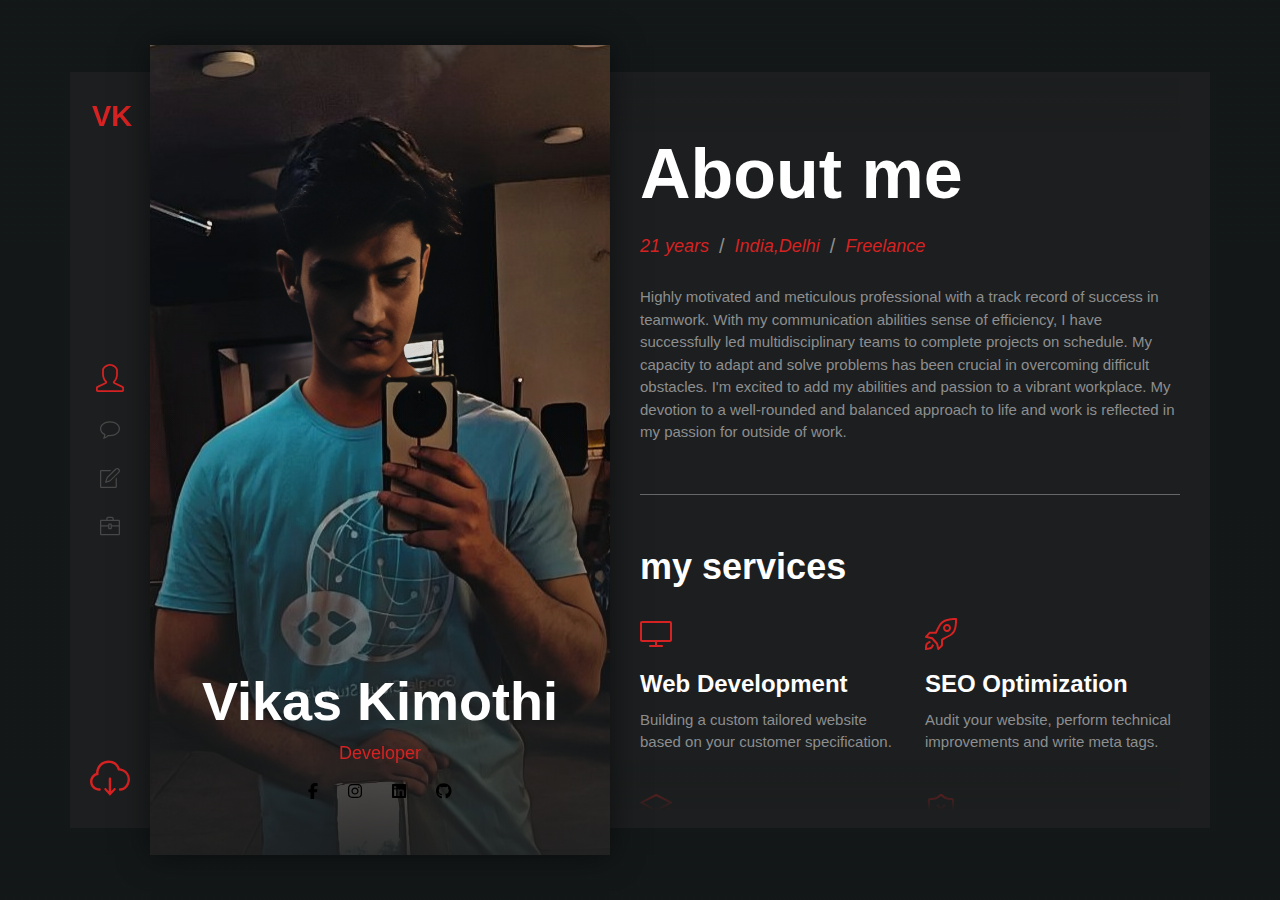
<file: index.html>
<!DOCTYPE html>
<!-- This site was created by Vikas kimothi -->

<head>
    <meta charset="utf-8" />
    <title>Resume :- Vikas Kimothi</title>
    <meta content="Resume :- Vikas Kimothi" property="og:title" />
    <meta content="Resume :- Vikas Kimothi" property="twitter:title" />
    <meta content="Resume :- Vikas Kimothi" name="viewport" />
    <meta content="Webflow" name="generator" />
    <link href="css/renuvo-128.webflow.e93de524e.css" rel="stylesheet" type="text/css" />
    <script src="assests/webfont.js" type="text/javascript"></script>
    <link href="assests/logo.png" rel="shortcut icon" type="image/x-icon" />
    </script>
    <meta name="viewport" content="width=device-width, initial-scale=1">

</head>

<body>
    <div class="section homepage-main">
        <div class="base-container main-home w-container">
            <div class="home-main-block">
                <div class="home-tabs">
                    <div class="home-tab-nav">
                        <a href="index.html" aria-current="page" class="home-tab-link w-inline-block w--current"><img src="assests/62972bd605b3a233e43abfdf_Icon-user-1.svg" loading="lazy" alt="icon"/></a>
                        <a href="contact.html" class="home-tab-link w-inline-block"><img src="assests/62972bd21411688a7fe2a8fe_Icon-cloud-1.svg" loading="lazy" alt="icon" /></a>
                        <a href="blog.html" class="home-tab-link w-inline-block"><img src="assests/62972bd457b84d27a2773d89_Icon-pencil-1.svg" loading="lazy" alt="icon"/></a>
                        <a href="resume.html" class="home-tab-link w-inline-block"><img src="assests/62972ccd10f357338b402b11_Icon-suitecase-1.svg" loading="lazy" alt="icon"/></a>
                        <a href="index.html" aria-current="page" class="logo-nav w--current">VK</a>
                       <a href="assests/resume.pdf" download="downloaded-file-name.pdf" class="download-button w-inline-block"><img src="assests/62972bd0ecfe8300b1f7c114_Icon-download-1.svg" loading="lazy" alt="icon"/></a>    
                   </div>
                   <div
                       class="home-tab-page">
                        <div class="tab-pane">
                            <div class="tab-content-wrapper">
                                <h1 class="page-title">About me</h1>
                                <div class="basic-information-wrapper">
                                    <div class="basic-information">21 years</div>
                                    <div class="basic-information-divider">/</div>
                                    <div class="basic-information">India,Delhi</div>
                                    <div class="basic-information-divider">/</div>
                                    <div class="basic-information">Freelance</div>
                                </div>
                                <p class="home-main-info">Highly motivated and meticulous professional with a track record of success in teamwork. With my communication abilities sense of efficiency, I have successfully led multidisciplinary teams to complete projects on schedule. My capacity to adapt and solve problems has been crucial in overcoming difficult obstacles. I'm excited to add my abilities and passion to a vibrant workplace. My devotion to a well-rounded and balanced approach to life and work is reflected in my passion for outside of work.</p>
                                <div class="home-divider"></div>
                                <h3 class="home-section-title">my services</h3>
                                <div class="home-services">
                                    <div id="w-node-e9835f7f-4158-b9c1-eb1d-db9788657b26-80cb251f" class="home-services-card"><img src="assests/629790b4c074fa3b9e428c12_Icon-dev-1.svg" loading="lazy" alt="icon" class="image" />
                                        <h5 class="text-white">Web Development</h5>
                                        <p>Building a custom tailored website based on your customer specification.</p>
                                    </div>
                                    <div id="w-node-e9835f7f-4158-b9c1-eb1d-db9788657b2c-80cb251f" class="home-services-card"><img src="assests/629791c8ef43ef30384de0ff_Icon-rocket-1.svg" loading="lazy" alt="icon" class="image" />
                                        <h5 class="text-white">SEO Optimization</h5>
                                        <p>Audit your website, perform technical improvements and write meta tags.</p>
                                    </div>
                                    <div id="w-node-e9835f7f-4158-b9c1-eb1d-db9788657b32-80cb251f" class="home-services-card"><img src="assests/629791c877a862e06c90e658_Icon-data-1.svg" loading="lazy" alt="icon" class="image" />
                                        <h5 class="text-white">Iot Development</h5>
                                        <p>customize your home with the help of Iot(Internet of things).</p>
                                    </div>
                                    <div id="w-node-e9835f7f-4158-b9c1-eb1d-db9788657b38-80cb251f" class="home-services-card"><img src="assests/629791c52a46d66b1ac51fb5_Icon-shield-1.svg" loading="lazy" alt="icon" class="image" />
                                        <h5 class="text-white">ML with Python</h5>
                                        <p>Harnessing Python's power to emppower machines with learning abilities.</p>
                                    </div>
                                </div>
                                <div class="home-divider"></div>
                                <h3 class="home-section-title">my projects</h3>
                                <div class="home-pricing">
                                    <div id="w-node-e9835f7f-4158-b9c1-eb1d-db9788657b42-80cb251f" class="home-pricing-card">
                                        <h5 class="text-white">Python</h5>
                                        <ul role="list" class="list-home-pricing">
                                            <li class="list-item-home active-item">Password generator</li>
                                            <li class="list-item-home active-item">Message encrypt</li>
                                            <li class="list-item-home active-item">Snake game</li>
                                            <li class="list-item-home active-item">Alarm clock</li>
                                        </ul><a href="https://github.com/D2rker?tab=repositories" class="outline-button w-button">view more</a></div>
                                    <div id="w-node-e9835f7f-4158-b9c1-eb1d-db9788657b5b-80cb251f" class="home-pricing-card">
                                        <h5 class="text-white">Html Css</h5>
                                        <ul role="list" class="list-home-pricing">
                                            <li class="list-item-home active-item">Portfolio</li>
                                            <li class="list-item-home active-item">Netflix-clone</li>
                                            <li class="list-item-home active-item">Temperature Convertor</li>
                                            <li class="list-item-home active-item">Application form</li>
                                        </ul><a href="https://github.com/D2rker?tab=repositories" class="outline-button w-button">view more</a></div>
                                    <div id="w-node-e9835f7f-4158-b9c1-eb1d-db9788657b74-80cb251f" class="home-pricing-card">
                                        <h5 class="text-white">Iot</h5>
                                        <ul role="list" class="list-home-pricing">
                                            <li class="list-item-home active-item">Light automation (on/off)</li>
                                            <li class="list-item-home active-item">Automatic gate/boomb opener on detection of vehicle</li>
                                            <!-- <li class="list-item-home active-item">optimisation</li> -->
                                            <!-- <li class="list-item-home active-item">24/7 support</li> -->
                                        </ul><a href="https://github.com/D2rker?tab=repositories" class="outline-button w-button">view more</a></div>
                                </div>
                                <div class="home-divider"></div>
                                <h3 class="home-section-title">principal facts</h3>
                                <div class="home-facts">
                                    <div id="w-node-e9835f7f-4158-b9c1-eb1d-db9788657b91-80cb251f" class="home-facts-card">
                                        <div class="home-facts-counter">50+</div>
                                        <div class="home-facts-subtitle">successful projects</div>
                                    </div>
                                    <div id="w-node-e9835f7f-4158-b9c1-eb1d-db9788657b96-80cb251f" class="home-facts-card">
                                        <div class="home-facts-counter">4+</div>
                                        <div class="home-facts-subtitle">years in coding</div>
                                    </div>
                                    <div id="w-node-e9835f7f-4158-b9c1-eb1d-db9788657b9b-80cb251f" class="home-facts-card">
                                        <div class="home-facts-counter">5</div>
                                        <div class="home-facts-subtitle">awards won</div>
                                    </div>
                                    <div id="w-node-e9835f7f-4158-b9c1-eb1d-db9788657ba0-80cb251f" class="home-facts-card">
                                        <div class="home-facts-counter">3</div>
                                        <div class="home-facts-subtitle">keyboards broken</div>
                                    </div>
                                </div>
                                <div class="home-divider"></div>
                            </div>
                        </div>
                </div>
            </div>
            <div class="tab-top-overlay"></div>
            <div class="tab-bottom-overlay"></div>
            <div class="scrollbar"></div>
        </div>
        <div class="main-person-image-block">
            <div class="person-info">
                <h2 class="text-white">Vikas Kimothi</h2>
                <div class="person-position">Developer</div>
                <div class="socials-wrapper">
                    <a href="https://www.facebook.comviki.kimothi/" target="https://www.facebook.com/" class="social-icon-main-home w-inline-block" >
                        <svg xmlns="http://www.w3.org/2000/svg" height="16" width="10" viewBox="0 0 320 512"><path d="M80 299.3V512H196V299.3h86.5l18-97.8H196V166.9c0-51.7 20.3-71.5 72.7-71.5c16.3 0 29.4 .4 37 1.2V7.9C291.4 4 256.4 0 236.2 0C129.3 0 80 50.5 80 159.4v42.1H14v97.8H80z"/></svg>
                    </a>
                    <a href="https://www.instagram.com/its_viki_dv_/" target="https://www.instagram.com/" class="social-icon-main-home w-inline-block">
                        <svg xmlns="http://www.w3.org/2000/svg" height="16" width="14" viewBox="0 0 448 512"><path d="M224.1 141c-63.6 0-114.9 51.3-114.9 114.9s51.3 114.9 114.9 114.9S339 319.5 339 255.9 287.7 141 224.1 141zm0 189.6c-41.1 0-74.7-33.5-74.7-74.7s33.5-74.7 74.7-74.7 74.7 33.5 74.7 74.7-33.6 74.7-74.7 74.7zm146.4-194.3c0 14.9-12 26.8-26.8 26.8-14.9 0-26.8-12-26.8-26.8s12-26.8 26.8-26.8 26.8 12 26.8 26.8zm76.1 27.2c-1.7-35.9-9.9-67.7-36.2-93.9-26.2-26.2-58-34.4-93.9-36.2-37-2.1-147.9-2.1-184.9 0-35.8 1.7-67.6 9.9-93.9 36.1s-34.4 58-36.2 93.9c-2.1 37-2.1 147.9 0 184.9 1.7 35.9 9.9 67.7 36.2 93.9s58 34.4 93.9 36.2c37 2.1 147.9 2.1 184.9 0 35.9-1.7 67.7-9.9 93.9-36.2 26.2-26.2 34.4-58 36.2-93.9 2.1-37 2.1-147.8 0-184.8zM398.8 388c-7.8 19.6-22.9 34.7-42.6 42.6-29.5 11.7-99.5 9-132.1 9s-102.7 2.6-132.1-9c-19.6-7.8-34.7-22.9-42.6-42.6-11.7-29.5-9-99.5-9-132.1s-2.6-102.7 9-132.1c7.8-19.6 22.9-34.7 42.6-42.6 29.5-11.7 99.5-9 132.1-9s102.7-2.6 132.1 9c19.6 7.8 34.7 22.9 42.6 42.6 11.7 29.5 9 99.5 9 132.1s2.7 102.7-9 132.1z"/></svg>
                    </a>
                    <a href="https://www.linkedin.com/in/vikas-kimothi-45978b22a/" target="https://www.linkedin.com/in/" class="social-icon-main-home w-inline-block">
                        <svg xmlns="http://www.w3.org/2000/svg" height="16" width="14" viewBox="0 0 448 512"><path d="M416 32H31.9C14.3 32 0 46.5 0 64.3v383.4C0 465.5 14.3 480 31.9 480H416c17.6 0 32-14.5 32-32.3V64.3c0-17.8-14.4-32.3-32-32.3zM135.4 416H69V202.2h66.5V416zm-33.2-243c-21.3 0-38.5-17.3-38.5-38.5S80.9 96 102.2 96c21.2 0 38.5 17.3 38.5 38.5 0 21.3-17.2 38.5-38.5 38.5zm282.1 243h-66.4V312c0-24.8-.5-56.7-34.5-56.7-34.6 0-39.9 27-39.9 54.9V416h-66.4V202.2h63.7v29.2h.9c8.9-16.8 30.6-34.5 62.9-34.5 67.2 0 79.7 44.3 79.7 101.9V416z"/></svg>                    </a>
                    <a href="https://github.com/D2rker/" target="https://github.com/" class="social-icon-main-home w-inline-block">
                        <svg xmlns="http://www.w3.org/2000/svg" height="16" width="15.5" viewBox="0 0 496 512"><path d="M165.9 397.4c0 2-2.3 3.6-5.2 3.6-3.3 .3-5.6-1.3-5.6-3.6 0-2 2.3-3.6 5.2-3.6 3-.3 5.6 1.3 5.6 3.6zm-31.1-4.5c-.7 2 1.3 4.3 4.3 4.9 2.6 1 5.6 0 6.2-2s-1.3-4.3-4.3-5.2c-2.6-.7-5.5 .3-6.2 2.3zm44.2-1.7c-2.9 .7-4.9 2.6-4.6 4.9 .3 2 2.9 3.3 5.9 2.6 2.9-.7 4.9-2.6 4.6-4.6-.3-1.9-3-3.2-5.9-2.9zM244.8 8C106.1 8 0 113.3 0 252c0 110.9 69.8 205.8 169.5 239.2 12.8 2.3 17.3-5.6 17.3-12.1 0-6.2-.3-40.4-.3-61.4 0 0-70 15-84.7-29.8 0 0-11.4-29.1-27.8-36.6 0 0-22.9-15.7 1.6-15.4 0 0 24.9 2 38.6 25.8 21.9 38.6 58.6 27.5 72.9 20.9 2.3-16 8.8-27.1 16-33.7-55.9-6.2-112.3-14.3-112.3-110.5 0-27.5 7.6-41.3 23.6-58.9-2.6-6.5-11.1-33.3 2.6-67.9 20.9-6.5 69 27 69 27 20-5.6 41.5-8.5 62.8-8.5s42.8 2.9 62.8 8.5c0 0 48.1-33.6 69-27 13.7 34.7 5.2 61.4 2.6 67.9 16 17.7 25.8 31.5 25.8 58.9 0 96.5-58.9 104.2-114.8 110.5 9.2 7.9 17 22.9 17 46.4 0 33.7-.3 75.4-.3 83.6 0 6.5 4.6 14.4 17.3 12.1C428.2 457.8 496 362.9 496 252 496 113.3 383.5 8 244.8 8zM97.2 352.9c-1.3 1-1 3.3 .7 5.2 1.6 1.6 3.9 2.3 5.2 1 1.3-1 1-3.3-.7-5.2-1.6-1.6-3.9-2.3-5.2-1zm-10.8-8.1c-.7 1.3 .3 2.9 2.3 3.9 1.6 1 3.6 .7 4.3-.7 .7-1.3-.3-2.9-2.3-3.9-2-.6-3.6-.3-4.3 .7zm32.4 35.6c-1.6 1.3-1 4.3 1.3 6.2 2.3 2.3 5.2 2.6 6.5 1 1.3-1.3 .7-4.3-1.3-6.2-2.2-2.3-5.2-2.6-6.5-1zm-11.4-14.7c-1.6 1-1.6 3.6 0 5.9 1.6 2.3 4.3 3.3 5.6 2.3 1.6-1.3 1.6-3.9 0-6.2-1.4-2.3-4-3.3-5.6-2z"/></svg>                    </a>
                </div>
            </div>
            <img src="assests/6292458ea6c9188198cb25c0_home-slide-2-p-800.jpg" loading="lazy" sizes="(max-width: 767px) 100vw, (max-width: 1279px) 250px, 460px" srcset="assests/6292458ea6c9188198cb25c0_home-slide-2-p-800.jpg 500w"
                alt="photo" class="main-person-image" />
            <div class="photo-overlay"></div>
        </div>
    </div>
    
</body>

</html>
</file>
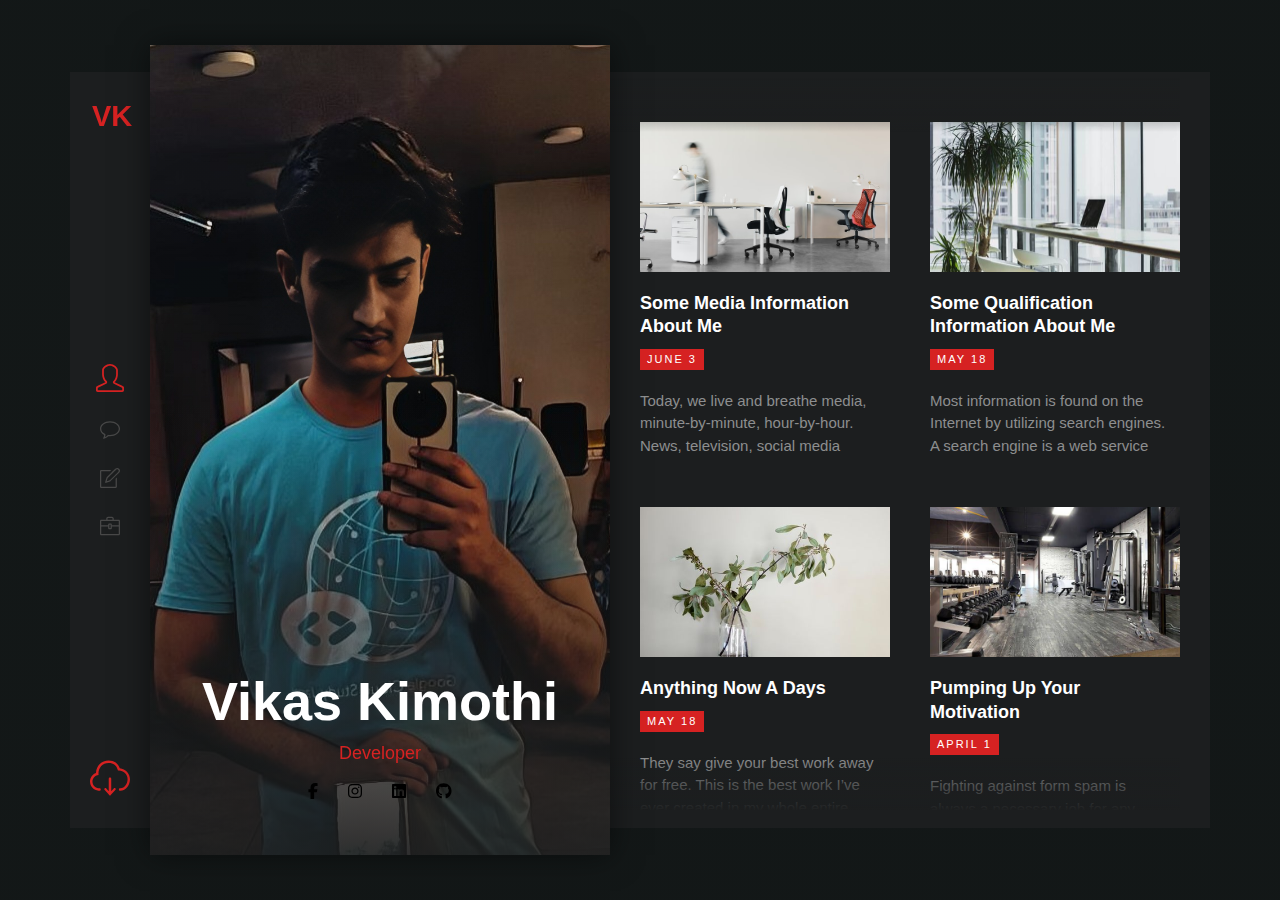
<file: blog.html>
<!DOCTYPE html>
<!-- This site was created by Vikas kimothi -->

<head>
    <meta charset="utf-8" />
    <title>Resume :- Vikas Kimothi</title>
    <meta content="Resume :- Vikas Kimothi" property="og:title" />
    <meta content="Resume :- Vikas Kimothi" property="twitter:title" />
    <meta content="Resume :- Vikas Kimothi" name="viewport" />
    <meta content="Webflow" name="generator" />
    <link href="css/renuvo-128.webflow.e93de524e.css" rel="stylesheet" type="text/css" />
    <script src="assests/webfont.js" type="text/javascript"></script>
    <link href="assests/logo.png" rel="shortcut icon" type="image/x-icon" />
    </script>
        <meta name="viewport" content="width=device-width, initial-scale=1">

</head>

<body>
    <div class="section homepage-main">
        <div class="base-container main-home w-container">
            <div class="home-main-block">
                <div class="home-tabs">
                    <div class="home-tab-nav">
                        <a href="index.html" aria-current="page" class="home-tab-link w-inline-block w--current"><img src="assests/62972bd605b3a233e43abfdf_Icon-user-1.svg" loading="lazy" alt="icon"/></a>
                        <a href="contact.html" class="home-tab-link w-inline-block"><img src="assests/62972bd21411688a7fe2a8fe_Icon-cloud-1.svg" loading="lazy" alt="icon" /></a>
                        <a href="blog.html" class="home-tab-link w-inline-block"><img src="assests/62972bd457b84d27a2773d89_Icon-pencil-1.svg" loading="lazy" alt="icon"/></a>
                        <a href="resume.html" class="home-tab-link w-inline-block"><img src="assests/62972ccd10f357338b402b11_Icon-suitecase-1.svg" loading="lazy" alt="icon"/></a>
                        <a href="index.html" aria-current="page" class="logo-nav w--current">VK</a>
                       <a href="assests/resume.pdf" download="downloaded-file-name.pdf" class="download-button w-inline-block"><img src="assests/62972bd0ecfe8300b1f7c114_Icon-download-1.svg" loading="lazy" alt="icon"/></a>    
                   </div>
                    <div
                        class="home-tab-page">
                        <div class="tab-pane">
                            <div class="tab-content-wrapper">
                                <div class="w-dyn-list">
                                    <div role="list" class="main-home-collection-list w-dyn-items">
                                        <div role="listitem" class="w-dyn-item">
                                            <div class="home-blog-card"><img src="assests\some_media_info.jpg" loading="lazy" alt="" sizes="(max-width: 479px) 80vw, (max-width: 767px) 87vw, (max-width: 991px) 51vw, 250px"
                                                    srcset="assests\some_media_info.jpg 500w"
                                                    class="main-home-blog-image" />
                                                <div class="home-blog-card-content"><a href="some-media-information-about-me.html" class="home-blog-title">Some Media Information About Me</a>
                                                    <div class="home-blog-date">
                                                        <div>June</div>
                                                        <div>3</div>
                                                    </div>
                                                    <p>Today, we live and breathe media, minute-by-minute, hour-by-hour. News, television, social media</p>
                                                </div>
                                            </div>
                                        </div>
                                        <div role="listitem" class="w-dyn-item">
                                            <div class="home-blog-card"><img src="assests\some_qualification_about_me.jpeg" loading="lazy" alt="" sizes="(max-width: 479px) 80vw, (max-width: 767px) 87vw, (max-width: 991px) 51vw, 250px"
                                                    srcset="assests\some_qualification_about_me.jpeg 500w, assests\some_qualification_about_me.jpeg 600w"
                                                    class="main-home-blog-image" />
                                                <div class="home-blog-card-content"><a href="some-qualification-about-me.html" class="home-blog-title">Some Qualification Information About Me</a>
                                                    <div class="home-blog-date">
                                                        <div>May</div>
                                                        <div>18</div>
                                                    </div>
                                                    <p>Most information is found on the Internet by utilizing search engines. A search engine is a web service</p>
                                                </div>
                                            </div>
                                        </div>
                                        <div role="listitem" class="w-dyn-item">
                                            <div class="home-blog-card"><img src="assests\anthing-now-a-days.jpeg" loading="lazy" alt="" sizes="(max-width: 479px) 80vw, (max-width: 767px) 87vw, (max-width: 991px) 51vw, 250px"
                                                    srcset="assests\anthing-now-a-days.jpeg 500w, assests\anthing-now-a-days.jpeg 640w"
                                                    class="main-home-blog-image" />
                                                <div class="home-blog-card-content"><a href="anything-now-a-days.html" class="home-blog-title">Anything Now A Days</a>
                                                    <div class="home-blog-date">
                                                        <div>May</div>
                                                        <div>18</div>
                                                    </div>
                                                    <p>They say give your best work away for free. This is the best work I’ve ever created in my whole entire</p>
                                                </div>
                                            </div>
                                        </div>
                                        <div role="listitem" class="w-dyn-item">
                                            <div class="home-blog-card"><img src="assests\modern-gym.jpg" loading="lazy" alt="" sizes="(max-width: 479px) 80vw, (max-width: 767px) 87vw, (max-width: 991px) 51vw, 250px"
                                                    srcset="assests\modern-gym.jpg 500w"
                                                    class="main-home-blog-image" />
                                                <div class="home-blog-card-content"><a href="Pumping-Up-Your-Motivation.html" class="home-blog-title">Pumping Up Your Motivation</a>
                                                    <div class="home-blog-date">
                                                        <div>April</div>
                                                        <div>1</div>
                                                    </div>
                                                    <p>Fighting against form spam is always a necessary job for any website owners as it is so annoying</p>
                                                </div>
                                            </div>
                                        </div>
                                    </div>
                                </div>
                            </div>
                        </div>
                </div>
            </div>
            <div class="tab-top-overlay"></div>
            <div class="tab-bottom-overlay"></div>
            <div class="scrollbar"></div>
        </div>
        <div class="main-person-image-block">
            <div class="person-info">
                <h2 class="text-white">Vikas Kimothi</h2>
                <div class="person-position">Developer</div>
                <div class="socials-wrapper">
                    <a href="https://www.facebook.comviki.kimothi/" target="https://www.facebook.com/" class="social-icon-main-home w-inline-block" >
                        <svg xmlns="http://www.w3.org/2000/svg" height="16" width="10" viewBox="0 0 320 512"><path d="M80 299.3V512H196V299.3h86.5l18-97.8H196V166.9c0-51.7 20.3-71.5 72.7-71.5c16.3 0 29.4 .4 37 1.2V7.9C291.4 4 256.4 0 236.2 0C129.3 0 80 50.5 80 159.4v42.1H14v97.8H80z"/></svg>
                    </a>
                    <a href="https://www.instagram.com/its_viki_dv_/" target="https://www.instagram.com/" class="social-icon-main-home w-inline-block">
                        <svg xmlns="http://www.w3.org/2000/svg" height="16" width="14" viewBox="0 0 448 512"><path d="M224.1 141c-63.6 0-114.9 51.3-114.9 114.9s51.3 114.9 114.9 114.9S339 319.5 339 255.9 287.7 141 224.1 141zm0 189.6c-41.1 0-74.7-33.5-74.7-74.7s33.5-74.7 74.7-74.7 74.7 33.5 74.7 74.7-33.6 74.7-74.7 74.7zm146.4-194.3c0 14.9-12 26.8-26.8 26.8-14.9 0-26.8-12-26.8-26.8s12-26.8 26.8-26.8 26.8 12 26.8 26.8zm76.1 27.2c-1.7-35.9-9.9-67.7-36.2-93.9-26.2-26.2-58-34.4-93.9-36.2-37-2.1-147.9-2.1-184.9 0-35.8 1.7-67.6 9.9-93.9 36.1s-34.4 58-36.2 93.9c-2.1 37-2.1 147.9 0 184.9 1.7 35.9 9.9 67.7 36.2 93.9s58 34.4 93.9 36.2c37 2.1 147.9 2.1 184.9 0 35.9-1.7 67.7-9.9 93.9-36.2 26.2-26.2 34.4-58 36.2-93.9 2.1-37 2.1-147.8 0-184.8zM398.8 388c-7.8 19.6-22.9 34.7-42.6 42.6-29.5 11.7-99.5 9-132.1 9s-102.7 2.6-132.1-9c-19.6-7.8-34.7-22.9-42.6-42.6-11.7-29.5-9-99.5-9-132.1s-2.6-102.7 9-132.1c7.8-19.6 22.9-34.7 42.6-42.6 29.5-11.7 99.5-9 132.1-9s102.7-2.6 132.1 9c19.6 7.8 34.7 22.9 42.6 42.6 11.7 29.5 9 99.5 9 132.1s2.7 102.7-9 132.1z"/></svg>
                    </a>
                    <a href="https://www.linkedin.com/in/vikas-kimothi-45978b22a/" target="https://www.linkedin.com/in/" class="social-icon-main-home w-inline-block">
                        <svg xmlns="http://www.w3.org/2000/svg" height="16" width="14" viewBox="0 0 448 512"><path d="M416 32H31.9C14.3 32 0 46.5 0 64.3v383.4C0 465.5 14.3 480 31.9 480H416c17.6 0 32-14.5 32-32.3V64.3c0-17.8-14.4-32.3-32-32.3zM135.4 416H69V202.2h66.5V416zm-33.2-243c-21.3 0-38.5-17.3-38.5-38.5S80.9 96 102.2 96c21.2 0 38.5 17.3 38.5 38.5 0 21.3-17.2 38.5-38.5 38.5zm282.1 243h-66.4V312c0-24.8-.5-56.7-34.5-56.7-34.6 0-39.9 27-39.9 54.9V416h-66.4V202.2h63.7v29.2h.9c8.9-16.8 30.6-34.5 62.9-34.5 67.2 0 79.7 44.3 79.7 101.9V416z"/></svg>                    </a>
                    <a href="https://github.com/D2rker/" target="https://github.com/" class="social-icon-main-home w-inline-block">
                        <svg xmlns="http://www.w3.org/2000/svg" height="16" width="15.5" viewBox="0 0 496 512"><path d="M165.9 397.4c0 2-2.3 3.6-5.2 3.6-3.3 .3-5.6-1.3-5.6-3.6 0-2 2.3-3.6 5.2-3.6 3-.3 5.6 1.3 5.6 3.6zm-31.1-4.5c-.7 2 1.3 4.3 4.3 4.9 2.6 1 5.6 0 6.2-2s-1.3-4.3-4.3-5.2c-2.6-.7-5.5 .3-6.2 2.3zm44.2-1.7c-2.9 .7-4.9 2.6-4.6 4.9 .3 2 2.9 3.3 5.9 2.6 2.9-.7 4.9-2.6 4.6-4.6-.3-1.9-3-3.2-5.9-2.9zM244.8 8C106.1 8 0 113.3 0 252c0 110.9 69.8 205.8 169.5 239.2 12.8 2.3 17.3-5.6 17.3-12.1 0-6.2-.3-40.4-.3-61.4 0 0-70 15-84.7-29.8 0 0-11.4-29.1-27.8-36.6 0 0-22.9-15.7 1.6-15.4 0 0 24.9 2 38.6 25.8 21.9 38.6 58.6 27.5 72.9 20.9 2.3-16 8.8-27.1 16-33.7-55.9-6.2-112.3-14.3-112.3-110.5 0-27.5 7.6-41.3 23.6-58.9-2.6-6.5-11.1-33.3 2.6-67.9 20.9-6.5 69 27 69 27 20-5.6 41.5-8.5 62.8-8.5s42.8 2.9 62.8 8.5c0 0 48.1-33.6 69-27 13.7 34.7 5.2 61.4 2.6 67.9 16 17.7 25.8 31.5 25.8 58.9 0 96.5-58.9 104.2-114.8 110.5 9.2 7.9 17 22.9 17 46.4 0 33.7-.3 75.4-.3 83.6 0 6.5 4.6 14.4 17.3 12.1C428.2 457.8 496 362.9 496 252 496 113.3 383.5 8 244.8 8zM97.2 352.9c-1.3 1-1 3.3 .7 5.2 1.6 1.6 3.9 2.3 5.2 1 1.3-1 1-3.3-.7-5.2-1.6-1.6-3.9-2.3-5.2-1zm-10.8-8.1c-.7 1.3 .3 2.9 2.3 3.9 1.6 1 3.6 .7 4.3-.7 .7-1.3-.3-2.9-2.3-3.9-2-.6-3.6-.3-4.3 .7zm32.4 35.6c-1.6 1.3-1 4.3 1.3 6.2 2.3 2.3 5.2 2.6 6.5 1 1.3-1.3 .7-4.3-1.3-6.2-2.2-2.3-5.2-2.6-6.5-1zm-11.4-14.7c-1.6 1-1.6 3.6 0 5.9 1.6 2.3 4.3 3.3 5.6 2.3 1.6-1.3 1.6-3.9 0-6.2-1.4-2.3-4-3.3-5.6-2z"/></svg>                    </a>
                </div>
            </div>
            <img src="assests/6292458ea6c9188198cb25c0_home-slide-2-p-800.jpg" loading="lazy" sizes="(max-width: 767px) 100vw, (max-width: 1279px) 250px, 460px" srcset="assests/6292458ea6c9188198cb25c0_home-slide-2-p-800.jpg 500w"
                alt="photo" class="main-person-image" />
            <div class="photo-overlay"></div>
        </div>
    </div>       
</body>

</html>
</file>
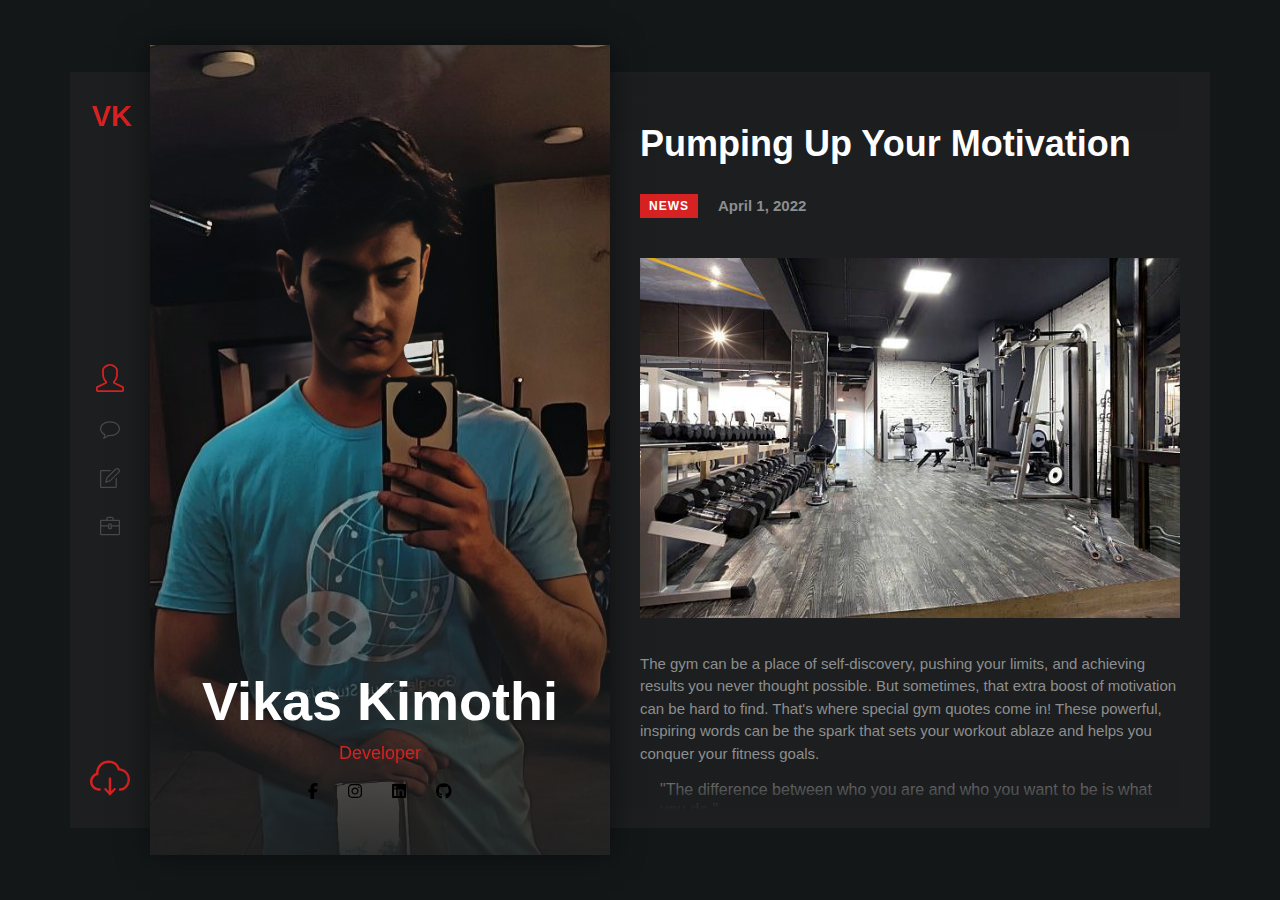
<file: pumping-up-your-motivation.html>
<!DOCTYPE html>
<!-- This site was created by Vikas kimothi -->

<head>
    <meta charset="utf-8" />
    <title>Resume :- Vikas Kimothi</title>
    <meta content="Resume :- Vikas Kimothi" property="og:title" />
    <meta content="Resume :- Vikas Kimothi" property="twitter:title" />
    <meta content="Resume :- Vikas Kimothi" name="viewport" />
    <meta content="Webflow" name="generator" />
    <link href="css/renuvo-128.webflow.e93de524e.css" rel="stylesheet" type="text/css" />
    <script src="assests/webfont.js" type="text/javascript"></script>
    <link href="assests/logo.png" rel="shortcut icon" type="image/x-icon" />
    </script>
    <meta name="viewport" content="width=device-width, initial-scale=1">

</head>


<body class="body-with-background">
    <div class="section homepage-main">
        <div class="base-container main-home w-container">
            <div class="home-main-block">
                <div class="home-tabs">
                    <div class="home-tab-nav">
                        <a href="index.html" aria-current="page" class="home-tab-link w-inline-block w--current"><img src="assests/62972bd605b3a233e43abfdf_Icon-user-1.svg" loading="lazy" alt="icon"/></a>
                        <a href="contact.html" class="home-tab-link w-inline-block"><img src="assests/62972bd21411688a7fe2a8fe_Icon-cloud-1.svg" loading="lazy" alt="icon" /></a>
                        <a href="blog.html" class="home-tab-link w-inline-block"><img src="assests/62972bd457b84d27a2773d89_Icon-pencil-1.svg" loading="lazy" alt="icon"/></a>
                        <a href="resume.html" class="home-tab-link w-inline-block"><img src="assests/62972ccd10f357338b402b11_Icon-suitecase-1.svg" loading="lazy" alt="icon"/></a>
                        <a href="index.html" aria-current="page" class="logo-nav w--current">VK</a>
                        <a href="assests/resume.pdf" download="downloaded-file-name.pdf" class="download-button w-inline-block"><img src="assests/62972bd0ecfe8300b1f7c114_Icon-download-1.svg" loading="lazy" alt="icon"/></a>    
                    </div>
                    <div
                        class="home-tab-page">
                        <div class="tab-pane">
                            <div class="tab-content-wrapper">
                                <h3 class="home-section-title">Pumping Up Your Motivation</h3>
                                <div class="blog-details-category-wrapper"><a href="/categories/news" class="blog-sidebar-post-category">News</a>
                                    <p class="blog-template-date">April 1, 2022</p>
                                </div><img src="assests/modern-gym.jpg"
                                    srcset="assests/modern-gym.jpg 500w"
                                    class="blog-template-image" />
                                <div class="rich-text-block w-richtext">
                                    <p>The gym can be a place of self-discovery, pushing your limits, and achieving results you never thought possible. But sometimes, that extra boost of motivation can be hard to find. That's where special gym quotes come in! These powerful, inspiring words can be the spark that sets your workout ablaze and helps you conquer your fitness goals.</p>
                                    <ul role="list">
                                        <li>"The difference between who you are and who you want to be is what you do."</li>
                                        <li>"The body achieves what the mind believes."</li>
                                        <li>"No pain, no gain."</li>
                                        <li>"Sore today, strong tomorrow."</li>
                                        <li>"You don't have to run fast, you just have to start."</li>
                                        <li>"The journey of a thousand miles begins with a single step."</li>
                                        <li>"Start where you are. Use what you have. Do what you can."</li>
                                    </ul>
                                    <!-- <p>‍</p>
                                    <p>‍</p> -->
                                </div>
                                <div class="blog-template-pagination">
                                    <div class="blog-template-prev-button">
                                        <a data-w-id="1a5a4fe8-ed27-bed1-98a4-1e6ed6407324" href="anything-now-a-days.html" class="blog-template-pagination-link w-inline-block">
                                            <p style="color:rgb(175,175,175);-webkit-transform:translate3d(0px, 0, 0) scale3d(1, 1, 1) rotateX(0) rotateY(0) rotateZ(0) skew(0, 0);-moz-transform:translate3d(0px, 0, 0) scale3d(1, 1, 1) rotateX(0) rotateY(0) rotateZ(0) skew(0, 0);-ms-transform:translate3d(0px, 0, 0) scale3d(1, 1, 1) rotateX(0) rotateY(0) rotateZ(0) skew(0, 0);transform:translate3d(0px, 0, 0) scale3d(1, 1, 1) rotateX(0) rotateY(0) rotateZ(0) skew(0, 0)"
                                                class="prev-post-arrow"></p>
                                            <div>
                                                <h6 class="text-white">previous post</h6>
                                                <div style="color:rgb(175,175,175)" class="blog-details-link-title">Anything Now A Days</div>
                                            </div>
                                        </a>
                                    </div><img src="assests/6292458ea6c9184ccecb2541_Blog-template-pagination-icon.png" loading="lazy" alt="" class="blog-template-pagination-icon" />
                                    <div class="blog-template-next-button">
                                        <a data-w-id="a0533b00-24ef-faa4-daa0-c501b1c13abd" href="some-media-information-about-me.html" class="blog-template-pagination-link w-inline-block">
                                            <div class="blog-template-next">
                                                <h6 class="text-white">next post</h6>
                                                <div style="color:rgb(175,175,175)" class="blog-details-link-title">Some Media Information About Me</div>
                                            </div>
                                            <p style="color:rgb(175,175,175);-webkit-transform:translate3d(0px, 0, 0) scale3d(1, 1, 1) rotateX(0) rotateY(0) rotateZ(0) skew(0, 0);-moz-transform:translate3d(0px, 0, 0) scale3d(1, 1, 1) rotateX(0) rotateY(0) rotateZ(0) skew(0, 0);-ms-transform:translate3d(0px, 0, 0) scale3d(1, 1, 1) rotateX(0) rotateY(0) rotateZ(0) skew(0, 0);transform:translate3d(0px, 0, 0) scale3d(1, 1, 1) rotateX(0) rotateY(0) rotateZ(0) skew(0, 0)"
                                                class="next-post-arrow"></p>
                                        </a>
                                    </div>
                                </div>
                            </div>
                        </div>
                </div>
            </div>
            <div class="tab-top-overlay"></div>
            <div class="tab-bottom-overlay"></div>
            <div class="scrollbar"></div>
        </div>
        <div class="main-person-image-block">
            <div class="person-info">
                <h2 class="text-white">Vikas Kimothi</h2>
                <div class="person-position">Developer</div>
                <div class="socials-wrapper">
                    <a href="https://www.facebook.comviki.kimothi/" target="https://www.facebook.com/" class="social-icon-main-home w-inline-block" >
                        <svg xmlns="http://www.w3.org/2000/svg" height="16" width="10" viewBox="0 0 320 512"><path d="M80 299.3V512H196V299.3h86.5l18-97.8H196V166.9c0-51.7 20.3-71.5 72.7-71.5c16.3 0 29.4 .4 37 1.2V7.9C291.4 4 256.4 0 236.2 0C129.3 0 80 50.5 80 159.4v42.1H14v97.8H80z"/></svg>
                    </a>
                    <a href="https://www.instagram.com/its_viki_dv_/" target="https://www.instagram.com/" class="social-icon-main-home w-inline-block">
                        <svg xmlns="http://www.w3.org/2000/svg" height="16" width="14" viewBox="0 0 448 512"><path d="M224.1 141c-63.6 0-114.9 51.3-114.9 114.9s51.3 114.9 114.9 114.9S339 319.5 339 255.9 287.7 141 224.1 141zm0 189.6c-41.1 0-74.7-33.5-74.7-74.7s33.5-74.7 74.7-74.7 74.7 33.5 74.7 74.7-33.6 74.7-74.7 74.7zm146.4-194.3c0 14.9-12 26.8-26.8 26.8-14.9 0-26.8-12-26.8-26.8s12-26.8 26.8-26.8 26.8 12 26.8 26.8zm76.1 27.2c-1.7-35.9-9.9-67.7-36.2-93.9-26.2-26.2-58-34.4-93.9-36.2-37-2.1-147.9-2.1-184.9 0-35.8 1.7-67.6 9.9-93.9 36.1s-34.4 58-36.2 93.9c-2.1 37-2.1 147.9 0 184.9 1.7 35.9 9.9 67.7 36.2 93.9s58 34.4 93.9 36.2c37 2.1 147.9 2.1 184.9 0 35.9-1.7 67.7-9.9 93.9-36.2 26.2-26.2 34.4-58 36.2-93.9 2.1-37 2.1-147.8 0-184.8zM398.8 388c-7.8 19.6-22.9 34.7-42.6 42.6-29.5 11.7-99.5 9-132.1 9s-102.7 2.6-132.1-9c-19.6-7.8-34.7-22.9-42.6-42.6-11.7-29.5-9-99.5-9-132.1s-2.6-102.7 9-132.1c7.8-19.6 22.9-34.7 42.6-42.6 29.5-11.7 99.5-9 132.1-9s102.7-2.6 132.1 9c19.6 7.8 34.7 22.9 42.6 42.6 11.7 29.5 9 99.5 9 132.1s2.7 102.7-9 132.1z"/></svg>
                    </a>
                    <a href="https://www.linkedin.com/in/vikas-kimothi-45978b22a/" target="https://www.linkedin.com/in/" class="social-icon-main-home w-inline-block">
                        <svg xmlns="http://www.w3.org/2000/svg" height="16" width="14" viewBox="0 0 448 512"><path d="M416 32H31.9C14.3 32 0 46.5 0 64.3v383.4C0 465.5 14.3 480 31.9 480H416c17.6 0 32-14.5 32-32.3V64.3c0-17.8-14.4-32.3-32-32.3zM135.4 416H69V202.2h66.5V416zm-33.2-243c-21.3 0-38.5-17.3-38.5-38.5S80.9 96 102.2 96c21.2 0 38.5 17.3 38.5 38.5 0 21.3-17.2 38.5-38.5 38.5zm282.1 243h-66.4V312c0-24.8-.5-56.7-34.5-56.7-34.6 0-39.9 27-39.9 54.9V416h-66.4V202.2h63.7v29.2h.9c8.9-16.8 30.6-34.5 62.9-34.5 67.2 0 79.7 44.3 79.7 101.9V416z"/></svg>                    </a>
                    <a href="https://github.com/D2rker/" target="https://github.com/" class="social-icon-main-home w-inline-block">
                        <svg xmlns="http://www.w3.org/2000/svg" height="16" width="15.5" viewBox="0 0 496 512"><path d="M165.9 397.4c0 2-2.3 3.6-5.2 3.6-3.3 .3-5.6-1.3-5.6-3.6 0-2 2.3-3.6 5.2-3.6 3-.3 5.6 1.3 5.6 3.6zm-31.1-4.5c-.7 2 1.3 4.3 4.3 4.9 2.6 1 5.6 0 6.2-2s-1.3-4.3-4.3-5.2c-2.6-.7-5.5 .3-6.2 2.3zm44.2-1.7c-2.9 .7-4.9 2.6-4.6 4.9 .3 2 2.9 3.3 5.9 2.6 2.9-.7 4.9-2.6 4.6-4.6-.3-1.9-3-3.2-5.9-2.9zM244.8 8C106.1 8 0 113.3 0 252c0 110.9 69.8 205.8 169.5 239.2 12.8 2.3 17.3-5.6 17.3-12.1 0-6.2-.3-40.4-.3-61.4 0 0-70 15-84.7-29.8 0 0-11.4-29.1-27.8-36.6 0 0-22.9-15.7 1.6-15.4 0 0 24.9 2 38.6 25.8 21.9 38.6 58.6 27.5 72.9 20.9 2.3-16 8.8-27.1 16-33.7-55.9-6.2-112.3-14.3-112.3-110.5 0-27.5 7.6-41.3 23.6-58.9-2.6-6.5-11.1-33.3 2.6-67.9 20.9-6.5 69 27 69 27 20-5.6 41.5-8.5 62.8-8.5s42.8 2.9 62.8 8.5c0 0 48.1-33.6 69-27 13.7 34.7 5.2 61.4 2.6 67.9 16 17.7 25.8 31.5 25.8 58.9 0 96.5-58.9 104.2-114.8 110.5 9.2 7.9 17 22.9 17 46.4 0 33.7-.3 75.4-.3 83.6 0 6.5 4.6 14.4 17.3 12.1C428.2 457.8 496 362.9 496 252 496 113.3 383.5 8 244.8 8zM97.2 352.9c-1.3 1-1 3.3 .7 5.2 1.6 1.6 3.9 2.3 5.2 1 1.3-1 1-3.3-.7-5.2-1.6-1.6-3.9-2.3-5.2-1zm-10.8-8.1c-.7 1.3 .3 2.9 2.3 3.9 1.6 1 3.6 .7 4.3-.7 .7-1.3-.3-2.9-2.3-3.9-2-.6-3.6-.3-4.3 .7zm32.4 35.6c-1.6 1.3-1 4.3 1.3 6.2 2.3 2.3 5.2 2.6 6.5 1 1.3-1.3 .7-4.3-1.3-6.2-2.2-2.3-5.2-2.6-6.5-1zm-11.4-14.7c-1.6 1-1.6 3.6 0 5.9 1.6 2.3 4.3 3.3 5.6 2.3 1.6-1.3 1.6-3.9 0-6.2-1.4-2.3-4-3.3-5.6-2z"/></svg>                    </a>
                </div>
            </div><img src="assests/6292458ea6c9188198cb25c0_home-slide-2-p-800.jpg" loading="lazy" sizes="(max-width: 767px) 100vw, (max-width: 1279px) 250px, 460px" srcset="assests/6292458ea6c9188198cb25c0_home-slide-2-p-800.jpg 500w"
                alt="photo" class="main-person-image" />
            <div class="photo-overlay"></div>
        </div>
    </div>
        
</body>

</html>
</file>
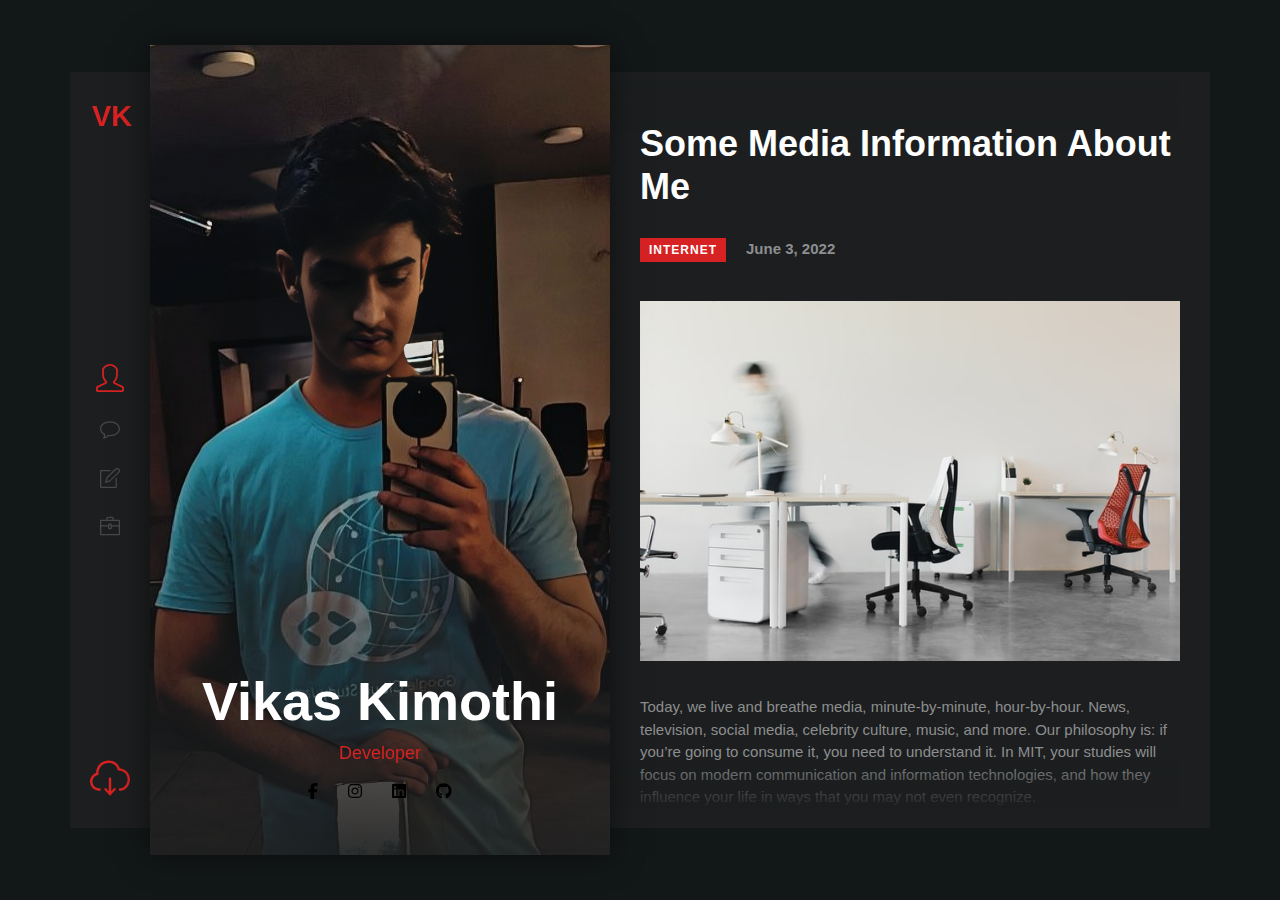
<file: some-media-information-about-me.html>
<!DOCTYPE html>
<!-- This site was created by Vikas kimothi -->

<head>
    <meta charset="utf-8" />
    <title>Resume :- Vikas Kimothi</title>
    <meta content="Resume :- Vikas Kimothi" property="og:title" />
    <meta content="Resume :- Vikas Kimothi" property="twitter:title" />
    <meta content="Resume :- Vikas Kimothi" name="viewport" />
    <meta content="Webflow" name="generator" />
    <link href="css/renuvo-128.webflow.e93de524e.css" rel="stylesheet" type="text/css" />
    <script src="assests/webfont.js" type="text/javascript"></script>
    <link href="assests/logo.png" rel="shortcut icon" type="image/x-icon" />
    </script>
    <meta name="viewport" content="width=device-width, initial-scale=1">

</head>


<body class="body-with-background">
    <div class="section homepage-main">
        <div class="base-container main-home w-container">
            <div class="home-main-block">
                <div class="home-tabs">
                    <div class="home-tab-nav">
                        <a href="index.html" aria-current="page" class="home-tab-link w-inline-block w--current"><img src="assests/62972bd605b3a233e43abfdf_Icon-user-1.svg" loading="lazy" alt="icon"/></a>
                        <a href="contact.html" class="home-tab-link w-inline-block"><img src="assests/62972bd21411688a7fe2a8fe_Icon-cloud-1.svg" loading="lazy" alt="icon" /></a>
                        <a href="blog.html" class="home-tab-link w-inline-block"><img src="assests/62972bd457b84d27a2773d89_Icon-pencil-1.svg" loading="lazy" alt="icon"/></a>
                        <a href="resume.html" class="home-tab-link w-inline-block"><img src="assests/62972ccd10f357338b402b11_Icon-suitecase-1.svg" loading="lazy" alt="icon"/></a>
                        <a href="index.html" aria-current="page" class="logo-nav w--current">VK</a>
                        <a href="assests/resume.pdf" download="downloaded-file-name.pdf" class="download-button w-inline-block"><img src="assests/62972bd0ecfe8300b1f7c114_Icon-download-1.svg" loading="lazy" alt="icon"/></a>    
                    </div>
                        <div
                        class="home-tab-page">
                        <div class="tab-pane">
                            <div class="tab-content-wrapper">
                                <h3 class="home-section-title">Some Media Information About Me</h3>
                                <div class="blog-details-category-wrapper"><a href="blog.html" class="blog-sidebar-post-category">Internet</a>
                                    <p class="blog-template-date">June 3, 2022</p>
                                </div><img src="assests\some_media_info.jpg" loading="lazy" alt="" sizes="(max-width: 479px) 100vw, (max-width: 767px) 87vw, (max-width: 991px) 51vw, 540px"
                                    srcset="assests\some_media_info.jpg 500w, assests\some_media_info.jpg 800w, assests\some_media_info.jpg 1080w, assests\some_media_info.jpg 1600w, assests\some_media_info.jpg 1920w"
                                    class="blog-template-image" />
                                <div class="rich-text-block w-richtext">
                                    <p>Today, we live and breathe media, minute-by-minute, hour-by-hour. News, television, social media, celebrity culture, music, and more. Our philosophy is: if you’re going to consume it, you need to understand it. In MIT,
                                        your studies will focus on modern communication and information technologies, and how they influence your life in ways that you may not even recognize.</p>
                                    <ul role="list">
                                        <li>Critical media studies requires you to study the subject in-depth,</li>
                                        <li>analysing and critiquing what you find.</li>
                                        <li>From newspapers, radio and television, to the Internet and mobile technologies, media, communication technologies and information tools impact our daily lives in countless ways.</li>
                                        <li>We use them to socialize with others, to seek out or share information and entertainment and to participate in social and cultural debates.</li>
                                    </ul>
                                    <p>But what are media, exactly? How do media institutions, technologies, and content inform the development of society and culture and influence <strong>our activities and behaviours</strong>? </p>
                                </div>
                                <div class="blog-template-pagination">
                                    <div class="blog-template-prev-button">
                                        <a data-w-id="1a5a4fe8-ed27-bed1-98a4-1e6ed6407324" href="Pumping-Up-Your-Motivation.html" class="blog-template-pagination-link w-inline-block">
                                            <p style="color:rgb(175,175,175);-webkit-transform:translate3d(0px, 0, 0) scale3d(1, 1, 1) rotateX(0) rotateY(0) rotateZ(0) skew(0, 0);-moz-transform:translate3d(0px, 0, 0) scale3d(1, 1, 1) rotateX(0) rotateY(0) rotateZ(0) skew(0, 0);-ms-transform:translate3d(0px, 0, 0) scale3d(1, 1, 1) rotateX(0) rotateY(0) rotateZ(0) skew(0, 0);transform:translate3d(0px, 0, 0) scale3d(1, 1, 1) rotateX(0) rotateY(0) rotateZ(0) skew(0, 0)"
                                                class="prev-post-arrow"></p>
                                            <div>
                                                <h6 class="text-white">previous post</h6>
                                                <div style="color:rgb(175,175,175)" class="blog-details-link-title">Pumping Up Your Motivation</div>
                                            </div>
                                        </a>
                                    </div><img src="assests/6292458ea6c9184ccecb2541_Blog-template-pagination-icon.png" loading="lazy" alt="" class="blog-template-pagination-icon" />
                                    <div class="blog-template-next-button">
                                        <a data-w-id="a0533b00-24ef-faa4-daa0-c501b1c13abd" href="some-qualification-about-me.html" class="blog-template-pagination-link w-inline-block">
                                            <div class="blog-template-next">
                                                <h6 class="text-white">next post</h6>
                                                <div style="color:rgb(175,175,175)" class="blog-details-link-title">Some Qualification Information About Me</div>
                                            </div>
                                            <p style="color:rgb(175,175,175);-webkit-transform:translate3d(0px, 0, 0) scale3d(1, 1, 1) rotateX(0) rotateY(0) rotateZ(0) skew(0, 0);-moz-transform:translate3d(0px, 0, 0) scale3d(1, 1, 1) rotateX(0) rotateY(0) rotateZ(0) skew(0, 0);-ms-transform:translate3d(0px, 0, 0) scale3d(1, 1, 1) rotateX(0) rotateY(0) rotateZ(0) skew(0, 0);transform:translate3d(0px, 0, 0) scale3d(1, 1, 1) rotateX(0) rotateY(0) rotateZ(0) skew(0, 0)"
                                                class="next-post-arrow"></p>
                                        </a>
                                    </div>
                                </div>
                            </div>
                        </div>
                </div>
            </div>
            <div class="tab-top-overlay"></div>
            <div class="tab-bottom-overlay"></div>
            <div class="scrollbar"></div>
        </div>
        <div class="main-person-image-block">
            <div class="person-info">
                <h2 class="text-white">Vikas Kimothi</h2>
                <div class="person-position">Developer</div>
                <div class="socials-wrapper">
                    <a href="https://www.facebook.comviki.kimothi/" target="https://www.facebook.com/" class="social-icon-main-home w-inline-block" >
                        <svg xmlns="http://www.w3.org/2000/svg" height="16" width="10" viewBox="0 0 320 512"><path d="M80 299.3V512H196V299.3h86.5l18-97.8H196V166.9c0-51.7 20.3-71.5 72.7-71.5c16.3 0 29.4 .4 37 1.2V7.9C291.4 4 256.4 0 236.2 0C129.3 0 80 50.5 80 159.4v42.1H14v97.8H80z"/></svg>
                    </a>
                    <a href="https://www.instagram.com/its_viki_dv_/" target="https://www.instagram.com/" class="social-icon-main-home w-inline-block">
                        <svg xmlns="http://www.w3.org/2000/svg" height="16" width="14" viewBox="0 0 448 512"><path d="M224.1 141c-63.6 0-114.9 51.3-114.9 114.9s51.3 114.9 114.9 114.9S339 319.5 339 255.9 287.7 141 224.1 141zm0 189.6c-41.1 0-74.7-33.5-74.7-74.7s33.5-74.7 74.7-74.7 74.7 33.5 74.7 74.7-33.6 74.7-74.7 74.7zm146.4-194.3c0 14.9-12 26.8-26.8 26.8-14.9 0-26.8-12-26.8-26.8s12-26.8 26.8-26.8 26.8 12 26.8 26.8zm76.1 27.2c-1.7-35.9-9.9-67.7-36.2-93.9-26.2-26.2-58-34.4-93.9-36.2-37-2.1-147.9-2.1-184.9 0-35.8 1.7-67.6 9.9-93.9 36.1s-34.4 58-36.2 93.9c-2.1 37-2.1 147.9 0 184.9 1.7 35.9 9.9 67.7 36.2 93.9s58 34.4 93.9 36.2c37 2.1 147.9 2.1 184.9 0 35.9-1.7 67.7-9.9 93.9-36.2 26.2-26.2 34.4-58 36.2-93.9 2.1-37 2.1-147.8 0-184.8zM398.8 388c-7.8 19.6-22.9 34.7-42.6 42.6-29.5 11.7-99.5 9-132.1 9s-102.7 2.6-132.1-9c-19.6-7.8-34.7-22.9-42.6-42.6-11.7-29.5-9-99.5-9-132.1s-2.6-102.7 9-132.1c7.8-19.6 22.9-34.7 42.6-42.6 29.5-11.7 99.5-9 132.1-9s102.7-2.6 132.1 9c19.6 7.8 34.7 22.9 42.6 42.6 11.7 29.5 9 99.5 9 132.1s2.7 102.7-9 132.1z"/></svg>
                    </a>
                    <a href="https://www.linkedin.com/in/vikas-kimothi-45978b22a/" target="https://www.linkedin.com/in/" class="social-icon-main-home w-inline-block">
                        <svg xmlns="http://www.w3.org/2000/svg" height="16" width="14" viewBox="0 0 448 512"><path d="M416 32H31.9C14.3 32 0 46.5 0 64.3v383.4C0 465.5 14.3 480 31.9 480H416c17.6 0 32-14.5 32-32.3V64.3c0-17.8-14.4-32.3-32-32.3zM135.4 416H69V202.2h66.5V416zm-33.2-243c-21.3 0-38.5-17.3-38.5-38.5S80.9 96 102.2 96c21.2 0 38.5 17.3 38.5 38.5 0 21.3-17.2 38.5-38.5 38.5zm282.1 243h-66.4V312c0-24.8-.5-56.7-34.5-56.7-34.6 0-39.9 27-39.9 54.9V416h-66.4V202.2h63.7v29.2h.9c8.9-16.8 30.6-34.5 62.9-34.5 67.2 0 79.7 44.3 79.7 101.9V416z"/></svg>                    </a>
                    <a href="https://github.com/D2rker/" target="https://github.com/" class="social-icon-main-home w-inline-block">
                        <svg xmlns="http://www.w3.org/2000/svg" height="16" width="15.5" viewBox="0 0 496 512"><path d="M165.9 397.4c0 2-2.3 3.6-5.2 3.6-3.3 .3-5.6-1.3-5.6-3.6 0-2 2.3-3.6 5.2-3.6 3-.3 5.6 1.3 5.6 3.6zm-31.1-4.5c-.7 2 1.3 4.3 4.3 4.9 2.6 1 5.6 0 6.2-2s-1.3-4.3-4.3-5.2c-2.6-.7-5.5 .3-6.2 2.3zm44.2-1.7c-2.9 .7-4.9 2.6-4.6 4.9 .3 2 2.9 3.3 5.9 2.6 2.9-.7 4.9-2.6 4.6-4.6-.3-1.9-3-3.2-5.9-2.9zM244.8 8C106.1 8 0 113.3 0 252c0 110.9 69.8 205.8 169.5 239.2 12.8 2.3 17.3-5.6 17.3-12.1 0-6.2-.3-40.4-.3-61.4 0 0-70 15-84.7-29.8 0 0-11.4-29.1-27.8-36.6 0 0-22.9-15.7 1.6-15.4 0 0 24.9 2 38.6 25.8 21.9 38.6 58.6 27.5 72.9 20.9 2.3-16 8.8-27.1 16-33.7-55.9-6.2-112.3-14.3-112.3-110.5 0-27.5 7.6-41.3 23.6-58.9-2.6-6.5-11.1-33.3 2.6-67.9 20.9-6.5 69 27 69 27 20-5.6 41.5-8.5 62.8-8.5s42.8 2.9 62.8 8.5c0 0 48.1-33.6 69-27 13.7 34.7 5.2 61.4 2.6 67.9 16 17.7 25.8 31.5 25.8 58.9 0 96.5-58.9 104.2-114.8 110.5 9.2 7.9 17 22.9 17 46.4 0 33.7-.3 75.4-.3 83.6 0 6.5 4.6 14.4 17.3 12.1C428.2 457.8 496 362.9 496 252 496 113.3 383.5 8 244.8 8zM97.2 352.9c-1.3 1-1 3.3 .7 5.2 1.6 1.6 3.9 2.3 5.2 1 1.3-1 1-3.3-.7-5.2-1.6-1.6-3.9-2.3-5.2-1zm-10.8-8.1c-.7 1.3 .3 2.9 2.3 3.9 1.6 1 3.6 .7 4.3-.7 .7-1.3-.3-2.9-2.3-3.9-2-.6-3.6-.3-4.3 .7zm32.4 35.6c-1.6 1.3-1 4.3 1.3 6.2 2.3 2.3 5.2 2.6 6.5 1 1.3-1.3 .7-4.3-1.3-6.2-2.2-2.3-5.2-2.6-6.5-1zm-11.4-14.7c-1.6 1-1.6 3.6 0 5.9 1.6 2.3 4.3 3.3 5.6 2.3 1.6-1.3 1.6-3.9 0-6.2-1.4-2.3-4-3.3-5.6-2z"/></svg>                    </a>
                </div>
            </div><img src="assests/6292458ea6c9188198cb25c0_home-slide-2-p-800.jpg" loading="lazy" sizes="(max-width: 767px) 100vw, (max-width: 1279px) 250px, 460px" srcset="assests/6292458ea6c9188198cb25c0_home-slide-2-p-800.jpg 500w"
                alt="photo" class="main-person-image" />
            <div class="photo-overlay"></div>
        </div>
    </div>
</body>

</html>
</file>
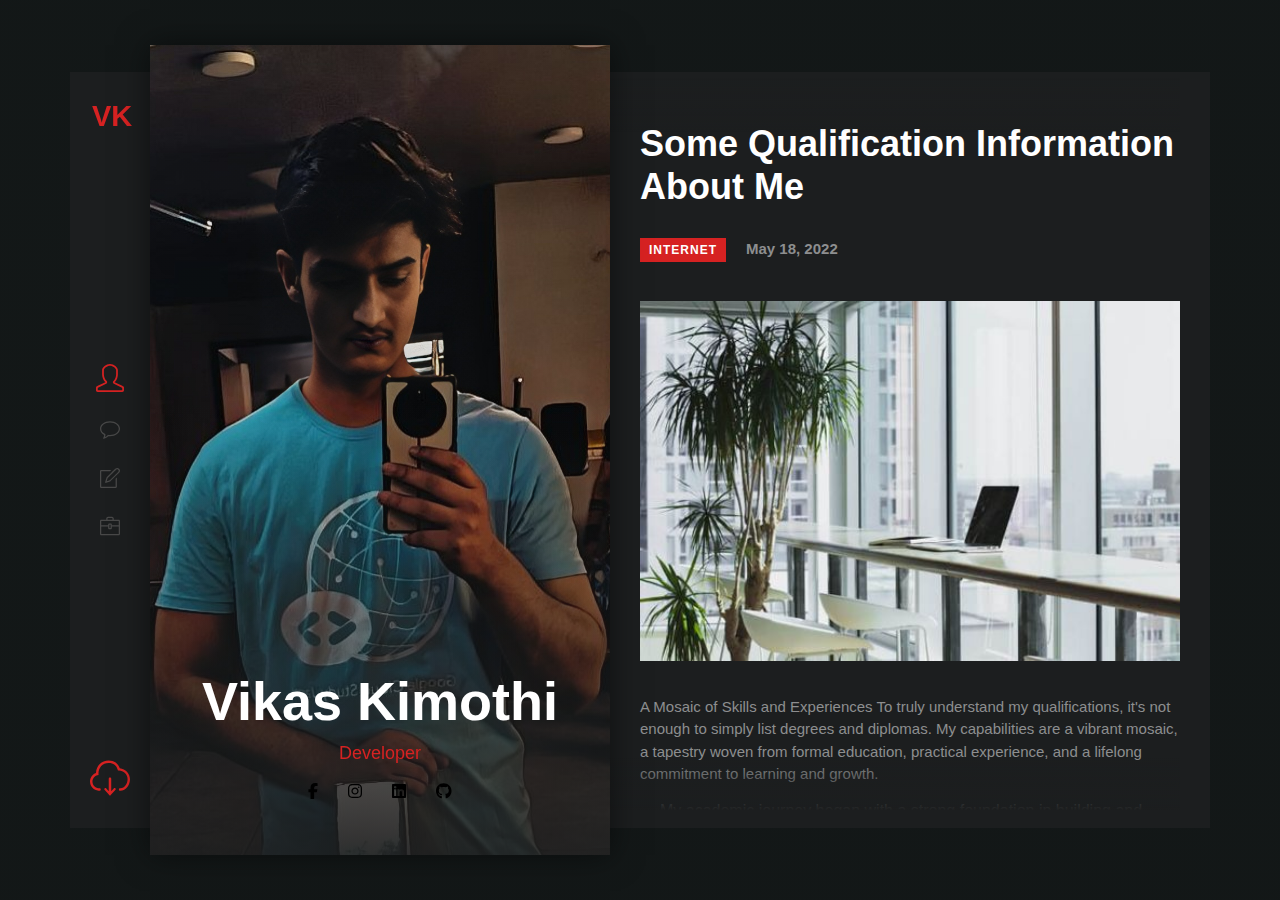
<file: some-qualification-about-me.html>
<!DOCTYPE html>
<!-- This site was created by Vikas kimothi -->

<head>
    <meta charset="utf-8" />
    <title>Resume :- Vikas Kimothi</title>
    <meta content="Resume :- Vikas Kimothi" property="og:title" />
    <meta content="Resume :- Vikas Kimothi" property="twitter:title" />
    <meta content="Resume :- Vikas Kimothi" name="viewport" />
    <meta content="Webflow" name="generator" />
    <link href="css/renuvo-128.webflow.e93de524e.css" rel="stylesheet" type="text/css" />
    <script src="assests/webfont.js" type="text/javascript"></script>
    <link href="assests/logo.png" rel="shortcut icon" type="image/x-icon" />
    </script>
    <meta name="viewport" content="width=device-width, initial-scale=1">

</head>


<body class="body-with-background">
    <div class="section homepage-main">
        <div class="base-container main-home w-container">
            <div class="home-main-block">
                <div class="home-tabs">
                    <div class="home-tab-nav">
                        <a href="index.html" aria-current="page" class="home-tab-link w-inline-block w--current"><img src="assests/62972bd605b3a233e43abfdf_Icon-user-1.svg" loading="lazy" alt="icon"/></a>
                        <a href="contact.html" class="home-tab-link w-inline-block"><img src="assests/62972bd21411688a7fe2a8fe_Icon-cloud-1.svg" loading="lazy" alt="icon" /></a>
                        <a href="blog.html" class="home-tab-link w-inline-block"><img src="assests/62972bd457b84d27a2773d89_Icon-pencil-1.svg" loading="lazy" alt="icon"/></a>
                        <a href="resume.html" class="home-tab-link w-inline-block"><img src="assests/62972ccd10f357338b402b11_Icon-suitecase-1.svg" loading="lazy" alt="icon"/></a>
                        <a href="index.html" aria-current="page" class="logo-nav w--current">VK</a>
                        <a href="assests/resume.pdf" download="downloaded-file-name.pdf" class="download-button w-inline-block"><img src="assests/62972bd0ecfe8300b1f7c114_Icon-download-1.svg" loading="lazy" alt="icon"/></a>    
                    </div>
                    <div
                        class="home-tab-page">
                        <div class="tab-pane">
                            <div class="tab-content-wrapper">
                                <h3 class="home-section-title">Some Qualification Information About Me</h3>
                                <div class="blog-details-category-wrapper"><a href="blog.html" class="blog-sidebar-post-category">Internet</a>
                                    <p class="blog-template-date">May 18, 2022</p>
                                </div><img src="assests/some_qualification_about_me.jpeg" loading="lazy" alt="" sizes="(max-width: 479px) 100vw, (max-width: 767px) 87vw, (max-width: 991px) 51vw, 540px"
                                srcset="assests/some_qualification_about_me.jpeg 500w, assests/some_qualification_about_me.jpeg 800w, assests/some_qualification_about_me.jpeg 1080w, assests/some_qualification_about_me.jpeg 1920w"
                                class="blog-template-image" />
                                <div class="rich-text-block w-richtext">
                                    <p>A Mosaic of Skills and Experiences
                                        To truly understand my qualifications, it's not enough to simply list degrees and diplomas. My capabilities are a vibrant mosaic, a tapestry woven from formal education, practical experience, and a lifelong commitment to learning and growth.</p>
                                    <ul role="list">
                                        <li>My academic journey began with a strong foundation in building and developing web and application. This provided me with a solid understanding of computer languages. Further, my degree in Bachelor of Technology in computer science honed by fighting with many subjects and build strong knowledge in Technology. These academic pursuits instilled in me a thirst for knowledge and a meticulous approach to problem-solving.</li>
                                        <li>Formal education was just the first brushstroke on my canvas. My true learning has come through work in different projects, Internship and some online courses. Working with Minda group of industries on IOT Development, its allowed me to translate theoretical knowledge into practical application. I learned the nuances of collaboration, communication, time management while facing challenges or obstacles taught me resilience and problem-solving.</li>
                                        <li>My desire to learn is insatiable. I am constantly seeking new challenges and opportunities to expand my skillset. This dedication to lifelong learning ensures that I remain relevant and adaptable in an ever-changing world.</li>
                                    </ul>
                               </div>
                                <div class="blog-template-pagination">
                                    <div class="blog-template-prev-button">
                                        <a data-w-id="1a5a4fe8-ed27-bed1-98a4-1e6ed6407324" href="some-media-information-about-me.html" class="blog-template-pagination-link w-inline-block">
                                            <p style="color:rgb(175,175,175);-webkit-transform:translate3d(0px, 0, 0) scale3d(1, 1, 1) rotateX(0) rotateY(0) rotateZ(0) skew(0, 0);-moz-transform:translate3d(0px, 0, 0) scale3d(1, 1, 1) rotateX(0) rotateY(0) rotateZ(0) skew(0, 0);-ms-transform:translate3d(0px, 0, 0) scale3d(1, 1, 1) rotateX(0) rotateY(0) rotateZ(0) skew(0, 0);transform:translate3d(0px, 0, 0) scale3d(1, 1, 1) rotateX(0) rotateY(0) rotateZ(0) skew(0, 0)"
                                                class="prev-post-arrow"></p>
                                            <div>
                                                <h6 class="text-white">previous post</h6>
                                                <div style="color:rgb(175,175,175)" class="blog-details-link-title">Some Media Information About Me</div>
                                            </div>
                                        </a>
                                    </div><img src="assests/6292458ea6c9184ccecb2541_Blog-template-pagination-icon.png" loading="lazy" alt="" class="blog-template-pagination-icon" />
                                    <div class="blog-template-next-button">
                                        <a data-w-id="a0533b00-24ef-faa4-daa0-c501b1c13abd" href="anything-now-a-days.html" class="blog-template-pagination-link w-inline-block">
                                            <div class="blog-template-next">
                                                <h6 class="text-white">next post</h6>
                                                <div style="color:rgb(175,175,175)" class="blog-details-link-title">Anything Now A Days</div>
                                            </div>
                                            <p style="color:rgb(175,175,175);-webkit-transform:translate3d(0px, 0, 0) scale3d(1, 1, 1) rotateX(0) rotateY(0) rotateZ(0) skew(0, 0);-moz-transform:translate3d(0px, 0, 0) scale3d(1, 1, 1) rotateX(0) rotateY(0) rotateZ(0) skew(0, 0);-ms-transform:translate3d(0px, 0, 0) scale3d(1, 1, 1) rotateX(0) rotateY(0) rotateZ(0) skew(0, 0);transform:translate3d(0px, 0, 0) scale3d(1, 1, 1) rotateX(0) rotateY(0) rotateZ(0) skew(0, 0)"
                                                class="next-post-arrow"></p>
                                        </a>
                                    </div>
                                </div>
                            </div>
                        </div>
                </div>
            </div>
            <div class="tab-top-overlay"></div>
            <div class="tab-bottom-overlay"></div>
            <div class="scrollbar"></div>
        </div>
        <div class="main-person-image-block">
            <div class="person-info">
                <h2 class="text-white">Vikas Kimothi</h2>
                <div class="person-position">Developer</div>
                <div class="socials-wrapper">
                    <a href="https://www.facebook.comviki.kimothi/" target="https://www.facebook.com/" class="social-icon-main-home w-inline-block" >
                        <svg xmlns="http://www.w3.org/2000/svg" height="16" width="10" viewBox="0 0 320 512"><path d="M80 299.3V512H196V299.3h86.5l18-97.8H196V166.9c0-51.7 20.3-71.5 72.7-71.5c16.3 0 29.4 .4 37 1.2V7.9C291.4 4 256.4 0 236.2 0C129.3 0 80 50.5 80 159.4v42.1H14v97.8H80z"/></svg>
                    </a>
                    <a href="https://www.instagram.com/its_viki_dv_/" target="https://www.instagram.com/" class="social-icon-main-home w-inline-block">
                        <svg xmlns="http://www.w3.org/2000/svg" height="16" width="14" viewBox="0 0 448 512"><path d="M224.1 141c-63.6 0-114.9 51.3-114.9 114.9s51.3 114.9 114.9 114.9S339 319.5 339 255.9 287.7 141 224.1 141zm0 189.6c-41.1 0-74.7-33.5-74.7-74.7s33.5-74.7 74.7-74.7 74.7 33.5 74.7 74.7-33.6 74.7-74.7 74.7zm146.4-194.3c0 14.9-12 26.8-26.8 26.8-14.9 0-26.8-12-26.8-26.8s12-26.8 26.8-26.8 26.8 12 26.8 26.8zm76.1 27.2c-1.7-35.9-9.9-67.7-36.2-93.9-26.2-26.2-58-34.4-93.9-36.2-37-2.1-147.9-2.1-184.9 0-35.8 1.7-67.6 9.9-93.9 36.1s-34.4 58-36.2 93.9c-2.1 37-2.1 147.9 0 184.9 1.7 35.9 9.9 67.7 36.2 93.9s58 34.4 93.9 36.2c37 2.1 147.9 2.1 184.9 0 35.9-1.7 67.7-9.9 93.9-36.2 26.2-26.2 34.4-58 36.2-93.9 2.1-37 2.1-147.8 0-184.8zM398.8 388c-7.8 19.6-22.9 34.7-42.6 42.6-29.5 11.7-99.5 9-132.1 9s-102.7 2.6-132.1-9c-19.6-7.8-34.7-22.9-42.6-42.6-11.7-29.5-9-99.5-9-132.1s-2.6-102.7 9-132.1c7.8-19.6 22.9-34.7 42.6-42.6 29.5-11.7 99.5-9 132.1-9s102.7-2.6 132.1 9c19.6 7.8 34.7 22.9 42.6 42.6 11.7 29.5 9 99.5 9 132.1s2.7 102.7-9 132.1z"/></svg>
                    </a>
                    <a href="https://www.linkedin.com/in/vikas-kimothi-45978b22a/" target="https://www.linkedin.com/in/" class="social-icon-main-home w-inline-block">
                        <svg xmlns="http://www.w3.org/2000/svg" height="16" width="14" viewBox="0 0 448 512"><path d="M416 32H31.9C14.3 32 0 46.5 0 64.3v383.4C0 465.5 14.3 480 31.9 480H416c17.6 0 32-14.5 32-32.3V64.3c0-17.8-14.4-32.3-32-32.3zM135.4 416H69V202.2h66.5V416zm-33.2-243c-21.3 0-38.5-17.3-38.5-38.5S80.9 96 102.2 96c21.2 0 38.5 17.3 38.5 38.5 0 21.3-17.2 38.5-38.5 38.5zm282.1 243h-66.4V312c0-24.8-.5-56.7-34.5-56.7-34.6 0-39.9 27-39.9 54.9V416h-66.4V202.2h63.7v29.2h.9c8.9-16.8 30.6-34.5 62.9-34.5 67.2 0 79.7 44.3 79.7 101.9V416z"/></svg>                    </a>
                    <a href="https://github.com/D2rker/" target="https://github.com/" class="social-icon-main-home w-inline-block">
                        <svg xmlns="http://www.w3.org/2000/svg" height="16" width="15.5" viewBox="0 0 496 512"><path d="M165.9 397.4c0 2-2.3 3.6-5.2 3.6-3.3 .3-5.6-1.3-5.6-3.6 0-2 2.3-3.6 5.2-3.6 3-.3 5.6 1.3 5.6 3.6zm-31.1-4.5c-.7 2 1.3 4.3 4.3 4.9 2.6 1 5.6 0 6.2-2s-1.3-4.3-4.3-5.2c-2.6-.7-5.5 .3-6.2 2.3zm44.2-1.7c-2.9 .7-4.9 2.6-4.6 4.9 .3 2 2.9 3.3 5.9 2.6 2.9-.7 4.9-2.6 4.6-4.6-.3-1.9-3-3.2-5.9-2.9zM244.8 8C106.1 8 0 113.3 0 252c0 110.9 69.8 205.8 169.5 239.2 12.8 2.3 17.3-5.6 17.3-12.1 0-6.2-.3-40.4-.3-61.4 0 0-70 15-84.7-29.8 0 0-11.4-29.1-27.8-36.6 0 0-22.9-15.7 1.6-15.4 0 0 24.9 2 38.6 25.8 21.9 38.6 58.6 27.5 72.9 20.9 2.3-16 8.8-27.1 16-33.7-55.9-6.2-112.3-14.3-112.3-110.5 0-27.5 7.6-41.3 23.6-58.9-2.6-6.5-11.1-33.3 2.6-67.9 20.9-6.5 69 27 69 27 20-5.6 41.5-8.5 62.8-8.5s42.8 2.9 62.8 8.5c0 0 48.1-33.6 69-27 13.7 34.7 5.2 61.4 2.6 67.9 16 17.7 25.8 31.5 25.8 58.9 0 96.5-58.9 104.2-114.8 110.5 9.2 7.9 17 22.9 17 46.4 0 33.7-.3 75.4-.3 83.6 0 6.5 4.6 14.4 17.3 12.1C428.2 457.8 496 362.9 496 252 496 113.3 383.5 8 244.8 8zM97.2 352.9c-1.3 1-1 3.3 .7 5.2 1.6 1.6 3.9 2.3 5.2 1 1.3-1 1-3.3-.7-5.2-1.6-1.6-3.9-2.3-5.2-1zm-10.8-8.1c-.7 1.3 .3 2.9 2.3 3.9 1.6 1 3.6 .7 4.3-.7 .7-1.3-.3-2.9-2.3-3.9-2-.6-3.6-.3-4.3 .7zm32.4 35.6c-1.6 1.3-1 4.3 1.3 6.2 2.3 2.3 5.2 2.6 6.5 1 1.3-1.3 .7-4.3-1.3-6.2-2.2-2.3-5.2-2.6-6.5-1zm-11.4-14.7c-1.6 1-1.6 3.6 0 5.9 1.6 2.3 4.3 3.3 5.6 2.3 1.6-1.3 1.6-3.9 0-6.2-1.4-2.3-4-3.3-5.6-2z"/></svg>                    </a>
                </div>
            </div><img src="assests/6292458ea6c9188198cb25c0_home-slide-2-p-800.jpg" loading="lazy" sizes="(max-width: 767px) 100vw, (max-width: 1279px) 250px, 460px" srcset="assests/6292458ea6c9188198cb25c0_home-slide-2-p-800.jpg 500w"
                alt="photo" class="main-person-image" />
            <div class="photo-overlay"></div>
        </div>
    </div>
    </div>
</body>

</html>
</file>
<file: css/renuvo-128.webflow.e93de524e.css>
/* Base Styles */
html {
    -ms-text-size-adjust: 100%;
    -webkit-text-size-adjust: 100%;
    font-family: sans-serif;
    height: 100%;
}

body {
    margin: 0;
    padding: 0;
    font-family: sans-serif;
    min-height: 100%;
    color: #333;
    background-color: #fff;
    font-size: 14px;
    line-height: 20px;
}

.container {
    width: 100%;
    padding: 0 20px;
    margin: 0 auto; /* Center the container horizontally */
}

.content {
    padding: 20px;
}

img {
    max-width: 100%;
    vertical-align: middle;
    display: inline-block;
}

h1, h2, h3, h4, h5, h6 {
    margin-bottom: 10px;
    font-weight: bold;
}

h1 {
    margin-top: 20px;
    font-size: 2.25em;
    line-height: 1.2;
}

h2 {
    margin-top: 20px;
    font-size: 1.875em;
    line-height: 1.2;
}

h3 {
    margin-top: 20px;
    font-size: 1.5em;
    line-height: 1.2;
}

h4 {
    margin-top: 10px;
    font-size: 1.25em;
    line-height: 1.2;
}

h5 {
    margin-top: 10px;
    font-size: 1em;
    line-height: 1.2;
}

h6 {
    margin-top: 10px;
    font-size: 0.875em;
    line-height: 1.2;
}

p {
    margin-top: 0;
    margin-bottom: 10px;
}

ul, ol {
    margin-top: 0;
    margin-bottom: 10px;
    padding-left: 40px;
}

/* Media Queries for Responsiveness */

/* Extra small devices (phones, 600px and down) */
@media only screen and (max-width: 600px) {
    .container {
        width: 100%;
        padding: 0 10px;
    }

    h1 {
        font-size: 1.5em;
    }

    h2 {
        font-size: 1.25em;
    }

    h3 {
        font-size: 1.125em;
    }

    h4 {
        font-size: 1em;
    }

    h5 {
        font-size: 0.875em;
    }

    h6 {
        font-size: 0.75em;
    }

    p {
        font-size: 0.875em;
    }
}

/* Small devices (portrait tablets and large phones, 600px and up) */
@media only screen and (min-width: 600px) {
    .container {
        width: 95%;
    }
}

/* Medium devices (landscape tablets, 768px and up) */
@media only screen and (min-width: 768px) {
    .container {
        width: 90%;
    }
}

/* Large devices (laptops/desktops, 992px and up) */
@media only screen and (min-width: 992px) {
    .container {
        width: 85%;
    }
}

/* Extra large devices (large laptops and desktops, 1200px and up) */
@media only screen and (min-width: 1200px) {
    .container {
        width: 80%;
    }
}

/* Additional responsive styles for other elements can be added as needed */


.container {
    width: 80%; /* Adjust as needed */
    margin: 0 auto; /* Center the container horizontally */
}

.content {
    padding: 20px;
}

article,
aside,
details,
figcaption,
figure,
footer,
header,
hgroup,
main,
menu,
nav,
section,
summary {
    display: block;
}

audio,
canvas,
progress,
video {
    vertical-align: baseline;
    display: inline-block;
}

audio:not([controls]) {
    height: 0;
    display: none;
}

[hidden],
template {
    display: none;
}

a {
    background-color: rgba(0, 0, 0, 0);
}

a:active,
a:hover {
    outline: 0;
}

abbr[title] {
    border-bottom: 1px dotted;
}

b,
strong {
    font-weight: bold;
}

dfn {
    font-style: italic;
}

h1 {
    margin: .67em 0;
    font-size: 2em;
}

mark {
    color: #000;
    background: #ff0;
}

small {
    font-size: 80%;
}

sub,
sup {
    vertical-align: baseline;
    font-size: 75%;
    line-height: 0;
    position: relative;
}

sup {
    top: -.5em;
}

sub {
    bottom: -.25em;
}

img {
    border: 0;
}

svg:not(:root) {
    overflow: hidden;
}

figure {
    margin: 1em 40px;
}

hr {
    box-sizing: content-box;
    height: 0;
}

pre {
    overflow: auto;
}

code,
kbd,
pre,
samp {
    font-family: monospace;
    font-size: 1em;
}

button,
input,
optgroup,
select,
textarea {
    color: inherit;
    font: inherit;
    margin: 0;
}

button {
    overflow: visible;
}

button,
select {
    text-transform: none;
}

button,
html input[type="button"],
input[type="reset"] {
    -webkit-appearance: button;
    cursor: pointer;
}

button[disabled],
html input[disabled] {
    cursor: default;
}

button::-moz-focus-inner,
input::-moz-focus-inner {
    border: 0;
    padding: 0;
}

input {
    line-height: normal;
}

input[type="checkbox"],
input[type="radio"] {
    box-sizing: border-box;
    padding: 0;
}

input[type="number"]::-webkit-inner-spin-button,
input[type="number"]::-webkit-outer-spin-button {
    height: auto;
}

input[type="search"] {
    -webkit-appearance: none;
}

input[type="search"]::-webkit-search-cancel-button,
input[type="search"]::-webkit-search-decoration {
    -webkit-appearance: none;
}

fieldset {
    border: 1px solid silver;
    margin: 0 2px;
    padding: .35em .625em .75em;
}

legend {
    border: 0;
    padding: 0;
}

textarea {
    overflow: auto;
}

optgroup {
    font-weight: bold;
}

table {
    border-collapse: collapse;
    border-spacing: 0;
}

td,
th {
    padding: 0;
}

@font-face {
    font-family: webflow-icons;
    src: url("[data-uri]") format("truetype");
    font-weight: normal;
    font-style: normal;
}

[class^="w-icon-"],
[class*=" w-icon-"] {
    speak: none;
    font-variant: normal;
    text-transform: none;
    -webkit-font-smoothing: antialiased;
    -moz-osx-font-smoothing: grayscale;
    font-style: normal;
    font-weight: normal;
    line-height: 1;
    font-family: webflow-icons !important;
}

.w-icon-slider-right:before {
    content: "î˜€";
}

.w-icon-slider-left:before {
    content: "î˜";
}

.w-icon-nav-menu:before {
    content: "î˜‚";
}

.w-icon-arrow-down:before,
.w-icon-dropdown-toggle:before {
    content: "î˜ƒ";
}

.w-icon-file-upload-remove:before {
    content: "î¤€";
}

.w-icon-file-upload-icon:before {
    content: "î¤ƒ";
}

* {
    box-sizing: border-box;
}

html {
    height: 100%;
}

body {
    min-height: 100%;
    color: #333;
    background-color: #fff;
    margin: 0;
    font-family: Arial, sans-serif;
    font-size: 14px;
    line-height: 20px;
}

img {
    max-width: 100%;
    vertical-align: middle;
    display: inline-block;
}

html.w-mod-touch * {
    background-attachment: scroll !important;
}

.w-block {
    display: block;
}

.w-inline-block {
    max-width: 100%;
    display: inline-block;
}

.w-clearfix:before,
.w-clearfix:after {
    content: " ";
    grid-area: 1 / 1 / 2 / 2;
    display: table;
}

.w-clearfix:after {
    clear: both;
}

.w-hidden {
    display: none;
}

.w-button {
    color: #fff;
    line-height: inherit;
    cursor: pointer;
    background-color: #3898ec;
    border: 0;
    border-radius: 0;
    padding: 9px 15px;
    text-decoration: none;
    display: inline-block;
}

input.w-button {
    -webkit-appearance: button;
}

html[data-w-dynpage] [data-w-cloak] {
    color: rgba(0, 0, 0, 0) !important;
}

.w-webflow-badge,
.w-webflow-badge * {
    z-index: auto;
    visibility: visible;
    box-sizing: border-box;
    width: auto;
    height: auto;
    max-height: none;
    max-width: none;
    min-height: 0;
    min-width: 0;
    float: none;
    clear: none;
    box-shadow: none;
    opacity: 1;
    direction: ltr;
    font-family: inherit;
    font-weight: inherit;
    color: inherit;
    font-size: inherit;
    line-height: inherit;
    font-style: inherit;
    font-variant: inherit;
    text-align: inherit;
    letter-spacing: inherit;
    -webkit-text-decoration: inherit;
    text-decoration: inherit;
    text-indent: 0;
    text-transform: inherit;
    text-shadow: none;
    font-smoothing: auto;
    vertical-align: baseline;
    cursor: inherit;
    white-space: inherit;
    word-break: normal;
    word-spacing: normal;
    word-wrap: normal;
    background: none;
    border: 0 rgba(0, 0, 0, 0);
    border-radius: 0;
    margin: 0;
    padding: 0;
    list-style-type: disc;
    transition: none;
    display: block;
    position: static;
    top: auto;
    bottom: auto;
    left: auto;
    right: auto;
    overflow: visible;
    transform: none;
}

.w-webflow-badge {
    white-space: nowrap;
    cursor: pointer;
    box-shadow: 0 0 0 1px rgba(0, 0, 0, .1), 0 1px 3px rgba(0, 0, 0, .1);
    visibility: visible !important;
    z-index: 2147483647 !important;
    color: #aaadb0 !important;
    opacity: 1 !important;
    width: auto !important;
    height: auto !important;
    background-color: #fff !important;
    border-radius: 3px !important;
    margin: 0 !important;
    padding: 6px !important;
    font-size: 12px !important;
    line-height: 14px !important;
    text-decoration: none !important;
    display: inline-block !important;
    position: fixed !important;
    top: auto !important;
    bottom: 12px !important;
    left: auto !important;
    right: 12px !important;
    overflow: visible !important;
    transform: none !important;
}

.w-webflow-badge>img {
    visibility: visible !important;
    opacity: 1 !important;
    vertical-align: middle !important;
    display: inline-block !important;
}

h1,
h2,
h3,
h4,
h5,
h6 {
    margin-bottom: 10px;
    font-weight: bold;
}

h1 {
    margin-top: 20px;
    font-size: 38px;
    line-height: 44px;
}

h2 {
    margin-top: 20px;
    font-size: 32px;
    line-height: 36px;
}

h3 {
    margin-top: 20px;
    font-size: 24px;
    line-height: 30px;
}

h4 {
    margin-top: 10px;
    font-size: 18px;
    line-height: 24px;
}

h5 {
    margin-top: 10px;
    font-size: 14px;
    line-height: 20px;
}

h6 {
    margin-top: 10px;
    font-size: 12px;
    line-height: 18px;
}

p {
    margin-top: 0;
    margin-bottom: 10px;
}

blockquote {
    border-left: 5px solid #e2e2e2;
    margin: 0 0 10px;
    padding: 10px 20px;
    font-size: 18px;
    line-height: 22px;
}

figure {
    margin: 0 0 10px;
}

figcaption {
    text-align: center;
    margin-top: 5px;
}

ul,
ol {
    margin-top: 0;
    margin-bottom: 10px;
    padding-left: 40px;
}

.w-list-unstyled {
    padding-left: 0;
    list-style: none;
}

.w-embed:before,
.w-embed:after {
    content: " ";
    grid-area: 1 / 1 / 2 / 2;
    display: table;
}

.w-embed:after {
    clear: both;
}

.w-video {
    width: 100%;
    padding: 0;
    position: relative;
}

.w-video iframe,
.w-video object,
.w-video embed {
    width: 100%;
    height: 100%;
    border: none;
    position: absolute;
    top: 0;
    left: 0;
}

fieldset {
    border: 0;
    margin: 0;
    padding: 0;
}

button,
[type="button"],
[type="reset"] {
    cursor: pointer;
    -webkit-appearance: button;
    border: 0;
}

.w-form {
    margin: 0 0 15px;
}

.w-form-done {
    text-align: center;
    background-color: #ddd;
    padding: 20px;
    display: none;
}

.w-form-fail {
    background-color: #ffdede;
    margin-top: 10px;
    padding: 10px;
    display: none;
}

label {
    margin-bottom: 5px;
    font-weight: bold;
    display: block;
}

.w-input,
.w-select {
    width: 100%;
    height: 38px;
    color: #333;
    vertical-align: middle;
    background-color: #fff;
    border: 1px solid #ccc;
    margin-bottom: 10px;
    padding: 8px 12px;
    font-size: 14px;
    line-height: 1.42857;
    display: block;
}

.w-input:-moz-placeholder,
.w-select:-moz-placeholder {
    color: #999;
}

.w-input::-moz-placeholder,
.w-select::-moz-placeholder {
    color: #999;
    opacity: 1;
}

.w-input::-webkit-input-placeholder,
.w-select::-webkit-input-placeholder {
    color: #999;
}

.w-input:focus,
.w-select:focus {
    border-color: #3898ec;
    outline: 0;
}

.w-input[disabled],
.w-select[disabled],
.w-input[readonly],
.w-select[readonly],
fieldset[disabled] .w-input,
fieldset[disabled] .w-select {
    cursor: not-allowed;
}

.w-input[disabled]:not(.w-input-disabled),
.w-select[disabled]:not(.w-input-disabled),
.w-input[readonly],
.w-select[readonly],
fieldset[disabled]:not(.w-input-disabled) .w-input,
fieldset[disabled]:not(.w-input-disabled) .w-select {
    background-color: #eee;
}

textarea.w-input,
textarea.w-select {
    height: auto;
}

.w-select {
    background-color: #f3f3f3;
}

.w-select[multiple] {
    height: auto;
}

.w-form-label {
    cursor: pointer;
    margin-bottom: 0;
    font-weight: normal;
    display: inline-block;
}

.w-radio {
    margin-bottom: 5px;
    padding-left: 20px;
    display: block;
}

.w-radio:before,
.w-radio:after {
    content: " ";
    grid-area: 1 / 1 / 2 / 2;
    display: table;
}

.w-radio:after {
    clear: both;
}

.w-radio-input {
    float: left;
    margin: 3px 0 0 -20px;
    line-height: normal;
}

.w-file-upload {
    margin-bottom: 10px;
    display: block;
}

.w-file-upload-input {
    width: .1px;
    height: .1px;
    opacity: 0;
    z-index: -100;
    position: absolute;
    overflow: hidden;
}

.w-file-upload-default,
.w-file-upload-uploading,
.w-file-upload-success {
    color: #333;
    display: inline-block;
}

.w-file-upload-error {
    margin-top: 10px;
    display: block;
}

.w-file-upload-default.w-hidden,
.w-file-upload-uploading.w-hidden,
.w-file-upload-error.w-hidden,
.w-file-upload-success.w-hidden {
    display: none;
}

.w-file-upload-uploading-btn {
    cursor: pointer;
    background-color: #fafafa;
    border: 1px solid #ccc;
    margin: 0;
    padding: 8px 12px;
    font-size: 14px;
    font-weight: normal;
    display: flex;
}

.w-file-upload-file {
    background-color: #fafafa;
    border: 1px solid #ccc;
    flex-grow: 1;
    justify-content: space-between;
    margin: 0;
    padding: 8px 9px 8px 11px;
    display: flex;
}

.w-file-upload-file-name {
    font-size: 14px;
    font-weight: normal;
    display: block;
}

.w-file-remove-link {
    width: auto;
    height: auto;
    cursor: pointer;
    margin-top: 3px;
    margin-left: 10px;
    padding: 3px;
    display: block;
}

.w-icon-file-upload-remove {
    margin: auto;
    font-size: 10px;
}

.w-file-upload-error-msg {
    color: #ea384c;
    padding: 2px 0;
    display: inline-block;
}

.w-file-upload-info {
    padding: 0 12px;
    line-height: 38px;
    display: inline-block;
}

.w-file-upload-label {
    cursor: pointer;
    background-color: #fafafa;
    border: 1px solid #ccc;
    margin: 0;
    padding: 8px 12px;
    font-size: 14px;
    font-weight: normal;
    display: inline-block;
}

.w-icon-file-upload-icon,
.w-icon-file-upload-uploading {
    width: 20px;
    margin-right: 8px;
    display: inline-block;
}

.w-icon-file-upload-uploading {
    height: 20px;
}

.w-container {
    max-width: 940px;
    margin-left: auto;
    margin-right: auto;
}

.w-container:before,
.w-container:after {
    content: " ";
    grid-area: 1 / 1 / 2 / 2;
    display: table;
}

.w-container:after {
    clear: both;
}

.w-container .w-row {
    margin-left: -10px;
    margin-right: -10px;
}

.w-row:before,
.w-row:after {
    content: " ";
    grid-area: 1 / 1 / 2 / 2;
    display: table;
}

.w-row:after {
    clear: both;
}

.w-row .w-row {
    margin-left: 0;
    margin-right: 0;
}

.w-col {
    float: left;
    width: 100%;
    min-height: 1px;
    padding-left: 10px;
    padding-right: 10px;
    position: relative;
}

.w-col .w-col {
    padding-left: 0;
    padding-right: 0;
}

.w-col-1 {
    width: 8.33333%;
}

.w-col-2 {
    width: 16.6667%;
}

.w-col-3 {
    width: 25%;
}

.w-col-4 {
    width: 33.3333%;
}

.w-col-5 {
    width: 41.6667%;
}

.w-col-6 {
    width: 50%;
}

.w-col-7 {
    width: 58.3333%;
}

.w-col-8 {
    width: 66.6667%;
}

.w-col-9 {
    width: 75%;
}

.w-col-10 {
    width: 83.3333%;
}

.w-col-11 {
    width: 91.6667%;
}

.w-col-12 {
    width: 100%;
}

.w-hidden-main {
    display: none !important;
}

@media screen and (max-width: 991px) {
    .w-container {
        max-width: 728px;
    }
    .w-hidden-main {
        display: inherit !important;
    }
    .w-hidden-medium {
        display: none !important;
    }
    .w-col-medium-1 {
        width: 8.33333%;
    }
    .w-col-medium-2 {
        width: 16.6667%;
    }
    .w-col-medium-3 {
        width: 25%;
    }
    .w-col-medium-4 {
        width: 33.3333%;
    }
    .w-col-medium-5 {
        width: 41.6667%;
    }
    .w-col-medium-6 {
        width: 50%;
    }
    .w-col-medium-7 {
        width: 58.3333%;
    }
    .w-col-medium-8 {
        width: 66.6667%;
    }
    .w-col-medium-9 {
        width: 75%;
    }
    .w-col-medium-10 {
        width: 83.3333%;
    }
    .w-col-medium-11 {
        width: 91.6667%;
    }
    .w-col-medium-12 {
        width: 100%;
    }
    .w-col-stack {
        width: 100%;
        left: auto;
        right: auto;
    }
}

@media screen and (max-width: 767px) {
    .w-hidden-main,
    .w-hidden-medium {
        display: inherit !important;
    }
    .w-hidden-small {
        display: none !important;
    }
    .w-row,
    .w-container .w-row {
        margin-left: 0;
        margin-right: 0;
    }
    .w-col {
        width: 100%;
        left: auto;
        right: auto;
    }
    .w-col-small-1 {
        width: 8.33333%;
    }
    .w-col-small-2 {
        width: 16.6667%;
    }
    .w-col-small-3 {
        width: 25%;
    }
    .w-col-small-4 {
        width: 33.3333%;
    }
    .w-col-small-5 {
        width: 41.6667%;
    }
    .w-col-small-6 {
        width: 50%;
    }
    .w-col-small-7 {
        width: 58.3333%;
    }
    .w-col-small-8 {
        width: 66.6667%;
    }
    .w-col-small-9 {
        width: 75%;
    }
    .w-col-small-10 {
        width: 83.3333%;
    }
    .w-col-small-11 {
        width: 91.6667%;
    }
    .w-col-small-12 {
        width: 100%;
    }
}

@media screen and (max-width: 479px) {
    .w-container {
        max-width: none;
    }
    .w-hidden-main,
    .w-hidden-medium,
    .w-hidden-small {
        display: inherit !important;
    }
    .w-hidden-tiny {
        display: none !important;
    }
    .w-col {
        width: 100%;
    }
    .w-col-tiny-1 {
        width: 8.33333%;
    }
    .w-col-tiny-2 {
        width: 16.6667%;
    }
    .w-col-tiny-3 {
        width: 25%;
    }
    .w-col-tiny-4 {
        width: 33.3333%;
    }
    .w-col-tiny-5 {
        width: 41.6667%;
    }
    .w-col-tiny-6 {
        width: 50%;
    }
    .w-col-tiny-7 {
        width: 58.3333%;
    }
    .w-col-tiny-8 {
        width: 66.6667%;
    }
    .w-col-tiny-9 {
        width: 75%;
    }
    .w-col-tiny-10 {
        width: 83.3333%;
    }
    .w-col-tiny-11 {
        width: 91.6667%;
    }
    .w-col-tiny-12 {
        width: 100%;
    }
}

.w-widget {
    position: relative;
}

.w-widget-map {
    width: 100%;
    height: 400px;
}

.w-widget-map label {
    width: auto;
    display: inline;
}

.w-widget-map img {
    max-width: inherit;
}

.w-widget-map .gm-style-iw {
    text-align: center;
}

.w-widget-map .gm-style-iw>button {
    display: none !important;
}

.w-widget-twitter {
    overflow: hidden;
}

.w-widget-twitter-count-shim {
    vertical-align: top;
    width: 28px;
    height: 20px;
    text-align: center;
    background: #fff;
    border: 1px solid #758696;
    border-radius: 3px;
    display: inline-block;
    position: relative;
}

.w-widget-twitter-count-shim * {
    pointer-events: none;
    -webkit-user-select: none;
    -ms-user-select: none;
    user-select: none;
}

.w-widget-twitter-count-shim .w-widget-twitter-count-inner {
    text-align: center;
    color: #999;
    font-family: serif;
    font-size: 15px;
    line-height: 12px;
    position: relative;
}

.w-widget-twitter-count-shim .w-widget-twitter-count-clear {
    display: block;
    position: relative;
}

.w-widget-twitter-count-shim.w--large {
    width: 36px;
    height: 28px;
}

.w-widget-twitter-count-shim.w--large .w-widget-twitter-count-inner {
    font-size: 18px;
    line-height: 18px;
}

.w-widget-twitter-count-shim:not(.w--vertical) {
    margin-left: 5px;
    margin-right: 8px;
}

.w-widget-twitter-count-shim:not(.w--vertical).w--large {
    margin-left: 6px;
}

.w-widget-twitter-count-shim:not(.w--vertical):before,
.w-widget-twitter-count-shim:not(.w--vertical):after {
    content: " ";
    height: 0;
    width: 0;
    pointer-events: none;
    border: solid rgba(0, 0, 0, 0);
    position: absolute;
    top: 50%;
    left: 0;
}

.w-widget-twitter-count-shim:not(.w--vertical):before {
    border-width: 4px;
    border-color: rgba(117, 134, 150, 0) #5d6c7b rgba(117, 134, 150, 0) rgba(117, 134, 150, 0);
    margin-top: -4px;
    margin-left: -9px;
}

.w-widget-twitter-count-shim:not(.w--vertical).w--large:before {
    border-width: 5px;
    margin-top: -5px;
    margin-left: -10px;
}

.w-widget-twitter-count-shim:not(.w--vertical):after {
    border-width: 4px;
    border-color: rgba(255, 255, 255, 0) #fff rgba(255, 255, 255, 0) rgba(255, 255, 255, 0);
    margin-top: -4px;
    margin-left: -8px;
}

.w-widget-twitter-count-shim:not(.w--vertical).w--large:after {
    border-width: 5px;
    margin-top: -5px;
    margin-left: -9px;
}

.w-widget-twitter-count-shim.w--vertical {
    width: 61px;
    height: 33px;
    margin-bottom: 8px;
}

.w-widget-twitter-count-shim.w--vertical:before,
.w-widget-twitter-count-shim.w--vertical:after {
    content: " ";
    height: 0;
    width: 0;
    pointer-events: none;
    border: solid rgba(0, 0, 0, 0);
    position: absolute;
    top: 100%;
    left: 50%;
}

.w-widget-twitter-count-shim.w--vertical:before {
    border-width: 5px;
    border-color: #5d6c7b rgba(117, 134, 150, 0) rgba(117, 134, 150, 0);
    margin-left: -5px;
}

.w-widget-twitter-count-shim.w--vertical:after {
    border-width: 4px;
    border-color: #fff rgba(255, 255, 255, 0) rgba(255, 255, 255, 0);
    margin-left: -4px;
}

.w-widget-twitter-count-shim.w--vertical .w-widget-twitter-count-inner {
    font-size: 18px;
    line-height: 22px;
}

.w-widget-twitter-count-shim.w--vertical.w--large {
    width: 76px;
}

.w-background-video {
    height: 500px;
    color: #fff;
    position: relative;
    overflow: hidden;
}

.w-background-video>video {
    width: 100%;
    height: 100%;
    object-fit: cover;
    z-index: -100;
    background-position: 50%;
    background-size: cover;
    margin: auto;
    position: absolute;
    top: -100%;
    bottom: -100%;
    left: -100%;
    right: -100%;
}

.w-background-video>video::-webkit-media-controls-start-playback-button {
    -webkit-appearance: none;
    display: none !important;
}

.w-background-video--control {
    background-color: rgba(0, 0, 0, 0);
    padding: 0;
    position: absolute;
    bottom: 1em;
    right: 1em;
}

.w-background-video--control>[hidden] {
    display: none !important;
}

.w-slider {
    height: 300px;
    text-align: center;
    clear: both;
    -webkit-tap-highlight-color: rgba(0, 0, 0, 0);
    tap-highlight-color: rgba(0, 0, 0, 0);
    background: #ddd;
    position: relative;
}

.w-slider-mask {
    z-index: 1;
    height: 100%;
    white-space: nowrap;
    display: block;
    position: relative;
    left: 0;
    right: 0;
    overflow: hidden;
}

.w-slide {
    vertical-align: top;
    width: 100%;
    height: 100%;
    white-space: normal;
    text-align: left;
    display: inline-block;
    position: relative;
}

.w-slider-nav {
    z-index: 2;
    height: 40px;
    text-align: center;
    -webkit-tap-highlight-color: rgba(0, 0, 0, 0);
    tap-highlight-color: rgba(0, 0, 0, 0);
    margin: auto;
    padding-top: 10px;
    position: absolute;
    top: auto;
    bottom: 0;
    left: 0;
    right: 0;
}

.w-slider-nav.w-round>div {
    border-radius: 100%;
}

.w-slider-nav.w-num>div {
    width: auto;
    height: auto;
    font-size: inherit;
    line-height: inherit;
    padding: .2em .5em;
}

.w-slider-nav.w-shadow>div {
    box-shadow: 0 0 3px rgba(51, 51, 51, .4);
}

.w-slider-nav-invert {
    color: #fff;
}

.w-slider-nav-invert>div {
    background-color: rgba(34, 34, 34, .4);
}

.w-slider-nav-invert>div.w-active {
    background-color: #222;
}

.w-slider-dot {
    width: 1em;
    height: 1em;
    cursor: pointer;
    background-color: rgba(255, 255, 255, .4);
    margin: 0 3px .5em;
    transition: background-color .1s, color .1s;
    display: inline-block;
    position: relative;
}

.w-slider-dot.w-active {
    background-color: #fff;
}

.w-slider-dot:focus {
    outline: none;
    box-shadow: 0 0 0 2px #fff;
}

.w-slider-dot:focus.w-active {
    box-shadow: none;
}

.w-slider-arrow-left,
.w-slider-arrow-right {
    width: 80px;
    cursor: pointer;
    color: #fff;
    -webkit-tap-highlight-color: rgba(0, 0, 0, 0);
    tap-highlight-color: rgba(0, 0, 0, 0);
    -webkit-user-select: none;
    -ms-user-select: none;
    user-select: none;
    margin: auto;
    font-size: 40px;
    position: absolute;
    top: 0;
    bottom: 0;
    left: 0;
    right: 0;
    overflow: hidden;
}

.w-slider-arrow-left [class^="w-icon-"],
.w-slider-arrow-right [class^="w-icon-"],
.w-slider-arrow-left [class*=" w-icon-"],
.w-slider-arrow-right [class*=" w-icon-"] {
    position: absolute;
}

.w-slider-arrow-left:focus,
.w-slider-arrow-right:focus {
    outline: 0;
}

.w-slider-arrow-left {
    z-index: 3;
    right: auto;
}

.w-slider-arrow-right {
    z-index: 4;
    left: auto;
}

.w-icon-slider-left,
.w-icon-slider-right {
    width: 1em;
    height: 1em;
    margin: auto;
    top: 0;
    bottom: 0;
    left: 0;
    right: 0;
}

.w-slider-aria-label {
    clip: rect(0 0 0 0);
    height: 1px;
    width: 1px;
    border: 0;
    margin: -1px;
    padding: 0;
    position: absolute;
    overflow: hidden;
}

.w-slider-force-show {
    display: block !important;
}

.w-dropdown {
    text-align: left;
    z-index: 900;
    margin-left: auto;
    margin-right: auto;
    display: inline-block;
    position: relative;
}

.w-dropdown-btn,
.w-dropdown-toggle,
.w-dropdown-link {
    vertical-align: top;
    color: #222;
    text-align: left;
    white-space: nowrap;
    margin-left: auto;
    margin-right: auto;
    padding: 20px;
    text-decoration: none;
    position: relative;
}

.w-dropdown-toggle {
    -webkit-user-select: none;
    -ms-user-select: none;
    user-select: none;
    cursor: pointer;
    padding-right: 40px;
    display: inline-block;
}

.w-dropdown-toggle:focus {
    outline: 0;
}

.w-icon-dropdown-toggle {
    width: 1em;
    height: 1em;
    margin: auto 20px auto auto;
    position: absolute;
    top: 0;
    bottom: 0;
    right: 0;
}

.w-dropdown-list {
    min-width: 100%;
    background: #ddd;
    display: none;
    position: absolute;
}

.w-dropdown-list.w--open {
    display: block;
}

.w-dropdown-link {
    color: #222;
    padding: 10px 20px;
    display: block;
}

.w-dropdown-link.w--current {
    color: #0082f3;
}

.w-dropdown-link:focus {
    outline: 0;
}

@media screen and (max-width: 767px) {
    .w-nav-brand {
        padding-left: 10px;
    }
}

.w-lightbox-backdrop {
    cursor: auto;
    letter-spacing: normal;
    text-indent: 0;
    text-shadow: none;
    text-transform: none;
    visibility: visible;
    white-space: normal;
    word-break: normal;
    word-spacing: normal;
    word-wrap: normal;
    color: #fff;
    text-align: center;
    z-index: 2000;
    opacity: 0;
    -webkit-user-select: none;
    -moz-user-select: none;
    -webkit-tap-highlight-color: transparent;
    background: rgba(0, 0, 0, .9);
    outline: 0;
    font-family: Helvetica Neue, Helvetica, Ubuntu, Segoe UI, Verdana, sans-serif;
    font-size: 17px;
    font-style: normal;
    font-weight: 300;
    line-height: 1.2;
    list-style: disc;
    position: fixed;
    top: 0;
    bottom: 0;
    left: 0;
    right: 0;
    -webkit-transform: translate(0);
}

.w-lightbox-backdrop,
.w-lightbox-container {
    height: 100%;
    -webkit-overflow-scrolling: touch;
    overflow: auto;
}

.w-lightbox-content {
    height: 100vh;
    position: relative;
    overflow: hidden;
}

.w-lightbox-view {
    width: 100vw;
    height: 100vh;
    opacity: 0;
    position: absolute;
}

.w-lightbox-view:before {
    content: "";
    height: 100vh;
}

.w-lightbox-group,
.w-lightbox-group .w-lightbox-view,
.w-lightbox-group .w-lightbox-view:before {
    height: 86vh;
}

.w-lightbox-frame,
.w-lightbox-view:before {
    vertical-align: middle;
    display: inline-block;
}

.w-lightbox-figure {
    margin: 0;
    position: relative;
}

.w-lightbox-group .w-lightbox-figure {
    cursor: pointer;
}

.w-lightbox-img {
    width: auto;
    height: auto;
    max-width: none;
}

.w-lightbox-image {
    float: none;
    max-width: 100vw;
    max-height: 100vh;
    display: block;
}

.w-lightbox-group .w-lightbox-image {
    max-height: 86vh;
}

.w-lightbox-caption {
    text-align: left;
    text-overflow: ellipsis;
    white-space: nowrap;
    background: rgba(0, 0, 0, .4);
    padding: .5em 1em;
    position: absolute;
    bottom: 0;
    left: 0;
    right: 0;
    overflow: hidden;
}

.w-lightbox-embed {
    width: 100%;
    height: 100%;
    position: absolute;
    top: 0;
    bottom: 0;
    left: 0;
    right: 0;
}

.w-lightbox-control {
    width: 4em;
    cursor: pointer;
    background-position: center;
    background-repeat: no-repeat;
    background-size: 24px;
    transition: all .3s;
    position: absolute;
    top: 0;
}

.w-lightbox-left {
    background-image: url("[data-uri]");
    display: none;
    bottom: 0;
    left: 0;
}

.w-lightbox-right {
    background-image: url("[data-uri]");
    display: none;
    bottom: 0;
    right: 0;
}

.w-lightbox-close {
    height: 2.6em;
    background-image: url("[data-uri]");
    background-size: 18px;
    right: 0;
}

.w-lightbox-strip {
    white-space: nowrap;
    padding: 0 1vh;
    line-height: 0;
    position: absolute;
    bottom: 0;
    left: 0;
    right: 0;
    overflow-x: auto;
    overflow-y: hidden;
}

.w-lightbox-item {
    width: 10vh;
    box-sizing: content-box;
    cursor: pointer;
    padding: 2vh 1vh;
    display: inline-block;
    -webkit-transform: translate3d(0, 0, 0);
}

.w-lightbox-active {
    opacity: .3;
}

.w-lightbox-thumbnail {
    height: 10vh;
    background: #222;
    position: relative;
    overflow: hidden;
}

.w-lightbox-thumbnail-image {
    position: absolute;
    top: 0;
    left: 0;
}

.w-lightbox-thumbnail .w-lightbox-tall {
    width: 100%;
    top: 50%;
    transform: translate(0, -50%);
}

.w-lightbox-thumbnail .w-lightbox-wide {
    height: 100%;
    left: 50%;
    transform: translate(-50%);
}

.w-lightbox-spinner {
    box-sizing: border-box;
    width: 40px;
    height: 40px;
    border: 5px solid rgba(0, 0, 0, .4);
    border-radius: 50%;
    margin-top: -20px;
    margin-left: -20px;
    animation: .8s linear infinite spin;
    position: absolute;
    top: 50%;
    left: 50%;
}

.w-lightbox-spinner:after {
    content: "";
    border: 3px solid rgba(0, 0, 0, 0);
    border-bottom-color: #fff;
    border-radius: 50%;
    position: absolute;
    top: -4px;
    bottom: -4px;
    left: -4px;
    right: -4px;
}

.w-lightbox-hide {
    display: none;
}

.w-lightbox-noscroll {
    overflow: hidden;
}

@media (min-width: 768px) {
    .w-lightbox-content {
        height: 96vh;
        margin-top: 2vh;
    }
    .w-lightbox-view,
    .w-lightbox-view:before {
        height: 96vh;
    }
    .w-lightbox-group,
    .w-lightbox-group .w-lightbox-view,
    .w-lightbox-group .w-lightbox-view:before {
        height: 84vh;
    }
    .w-lightbox-image {
        max-width: 96vw;
        max-height: 96vh;
    }
    .w-lightbox-group .w-lightbox-image {
        max-width: 82.3vw;
        max-height: 84vh;
    }
    .w-lightbox-left,
    .w-lightbox-right {
        opacity: .5;
        display: block;
    }
    .w-lightbox-close {
        opacity: .8;
    }
    .w-lightbox-control:hover {
        opacity: 1;
    }
}

.w-lightbox-inactive,
.w-lightbox-inactive:hover {
    opacity: 0;
}

.w-richtext:before,
.w-richtext:after {
    content: " ";
    grid-area: 1 / 1 / 2 / 2;
    display: table;
}

.w-richtext:after {
    clear: both;
}

.w-richtext[contenteditable="true"]:before,
.w-richtext[contenteditable="true"]:after {
    white-space: initial;
}

.w-richtext ol,
.w-richtext ul {
    overflow: hidden;
}

.w-richtext .w-richtext-figure-selected.w-richtext-figure-type-video div:after,
.w-richtext .w-richtext-figure-selected[data-rt-type="video"] div:after,
.w-richtext .w-richtext-figure-selected.w-richtext-figure-type-image div,
.w-richtext .w-richtext-figure-selected[data-rt-type="image"] div {
    outline: 2px solid #2895f7;
}

.w-richtext figure.w-richtext-figure-type-video>div:after,
.w-richtext figure[data-rt-type="video"]>div:after {
    content: "";
    display: none;
    position: absolute;
    top: 0;
    bottom: 0;
    left: 0;
    right: 0;
}

.w-richtext figure {
    max-width: 60%;
    position: relative;
}

.w-richtext figure>div:before {
    cursor: default !important;
}

.w-richtext figure img {
    width: 100%;
}

.w-richtext figure figcaption.w-richtext-figcaption-placeholder {
    opacity: .6;
}

.w-richtext figure div {
    color: rgba(0, 0, 0, 0);
    font-size: 0;
}

.w-richtext figure.w-richtext-figure-type-image,
.w-richtext figure[data-rt-type="image"] {
    display: table;
}

.w-richtext figure.w-richtext-figure-type-image>div,
.w-richtext figure[data-rt-type="image"]>div {
    display: inline-block;
}

.w-richtext figure.w-richtext-figure-type-image>figcaption,
.w-richtext figure[data-rt-type="image"]>figcaption {
    caption-side: bottom;
    display: table-caption;
}

.w-richtext figure.w-richtext-figure-type-video,
.w-richtext figure[data-rt-type="video"] {
    width: 60%;
    height: 0;
}

.w-richtext figure.w-richtext-figure-type-video iframe,
.w-richtext figure[data-rt-type="video"] iframe {
    width: 100%;
    height: 100%;
    position: absolute;
    top: 0;
    left: 0;
}

.w-richtext figure.w-richtext-figure-type-video>div,
.w-richtext figure[data-rt-type="video"]>div {
    width: 100%;
}

.w-richtext figure.w-richtext-align-center {
    clear: both;
    margin-left: auto;
    margin-right: auto;
}

.w-richtext figure.w-richtext-align-center.w-richtext-figure-type-image>div,
.w-richtext figure.w-richtext-align-center[data-rt-type="image"]>div {
    max-width: 100%;
}

.w-richtext figure.w-richtext-align-normal {
    clear: both;
}

.w-richtext figure.w-richtext-align-fullwidth {
    width: 100%;
    max-width: 100%;
    text-align: center;
    clear: both;
    margin-left: auto;
    margin-right: auto;
    display: block;
}

.w-richtext figure.w-richtext-align-fullwidth>div {
    padding-bottom: inherit;
    display: inline-block;
}

.w-richtext figure.w-richtext-align-fullwidth>figcaption {
    display: block;
}

.w-richtext figure.w-richtext-align-floatleft {
    float: left;
    clear: none;
    margin-right: 15px;
}

.w-richtext figure.w-richtext-align-floatright {
    float: right;
    clear: none;
    margin-left: 15px;
}

.w-nav {
    z-index: 1000;
    background: #ddd;
    position: relative;
}

.w-nav:before,
.w-nav:after {
    content: " ";
    grid-area: 1 / 1 / 2 / 2;
    display: table;
}

.w-nav:after {
    clear: both;
}

.w-nav-brand {
    float: left;
    color: #333;
    text-decoration: none;
    position: relative;
}

.w-nav-link {
    vertical-align: top;
    color: #222;
    text-align: left;
    margin-left: auto;
    margin-right: auto;
    padding: 20px;
    text-decoration: none;
    display: inline-block;
    position: relative;
}

.w-nav-link.w--current {
    color: #0082f3;
}

.w-nav-menu {
    float: right;
    position: relative;
}

[data-nav-menu-open] {
    text-align: center;
    min-width: 200px;
    background: #c8c8c8;
    position: absolute;
    top: 100%;
    left: 0;
    right: 0;
    overflow: visible;
    display: block !important;
}

.w--nav-link-open {
    display: block;
    position: relative;
}

.w-nav-overlay {
    width: 100%;
    display: none;
    position: absolute;
    top: 100%;
    left: 0;
    right: 0;
    overflow: hidden;
}

.w-nav-overlay [data-nav-menu-open] {
    top: 0;
}

.w-nav[data-animation="over-left"] .w-nav-overlay {
    width: auto;
}

.w-nav[data-animation="over-left"] .w-nav-overlay,
.w-nav[data-animation="over-left"] [data-nav-menu-open] {
    z-index: 1;
    top: 0;
    right: auto;
}

.w-nav[data-animation="over-right"] .w-nav-overlay {
    width: auto;
}

.w-nav[data-animation="over-right"] .w-nav-overlay,
.w-nav[data-animation="over-right"] [data-nav-menu-open] {
    z-index: 1;
    top: 0;
    left: auto;
}

.w-nav-button {
    float: right;
    cursor: pointer;
    -webkit-tap-highlight-color: rgba(0, 0, 0, 0);
    tap-highlight-color: rgba(0, 0, 0, 0);
    -webkit-user-select: none;
    -ms-user-select: none;
    user-select: none;
    padding: 18px;
    font-size: 24px;
    display: none;
    position: relative;
}

.w-nav-button:focus {
    outline: 0;
}

.w-nav-button.w--open {
    color: #fff;
    background-color: #c8c8c8;
}

.w-nav[data-collapse="all"] .w-nav-menu {
    display: none;
}

.w-nav[data-collapse="all"] .w-nav-button,
.w--nav-dropdown-open,
.w--nav-dropdown-toggle-open {
    display: block;
}

.w--nav-dropdown-list-open {
    position: static;
}

@media screen and (max-width: 991px) {
    .w-nav[data-collapse="medium"] .w-nav-menu {
        display: none;
    }
    .w-nav[data-collapse="medium"] .w-nav-button {
        display: block;
    }
}

@media screen and (max-width: 767px) {
    .w-nav[data-collapse="small"] .w-nav-menu {
        display: none;
    }
    .w-nav[data-collapse="small"] .w-nav-button {
        display: block;
    }
    .w-nav-brand {
        padding-left: 10px;
    }
}

@media screen and (max-width: 479px) {
    .w-nav[data-collapse="tiny"] .w-nav-menu {
        display: none;
    }
    .w-nav[data-collapse="tiny"] .w-nav-button {
        display: block;
    }
}

.w-tabs {
    position: relative;
}

.w-tabs:before,
.w-tabs:after {
    content: " ";
    grid-area: 1 / 1 / 2 / 2;
    display: table;
}

.w-tabs:after {
    clear: both;
}

.w-tab-menu {
    position: relative;
}

.w-tab-link {
    vertical-align: top;
    text-align: left;
    cursor: pointer;
    color: #222;
    background-color: #ddd;
    padding: 9px 30px;
    text-decoration: none;
    display: inline-block;
    position: relative;
}

.w-tab-link.w--current {
    background-color: #c8c8c8;
}

.w-tab-link:focus {
    outline: 0;
}

.w-tab-content {
    display: block;
    position: relative;
    overflow: hidden;
}

.w-tab-pane {
    display: none;
    position: relative;
}

.w--tab-active {
    display: block;
}

@media screen and (max-width: 479px) {
    .w-tab-link {
        display: block;
    }
}

.w-ix-emptyfix:after {
    content: "";
}

@keyframes spin {
    0% {
        transform: rotate(0);
    }
    100% {
        transform: rotate(360deg);
    }
}

.w-dyn-empty {
    background-color: #ddd;
    padding: 10px;
}

.w-dyn-hide,
.w-dyn-bind-empty,
.w-condition-invisible {
    display: none !important;
}

.wf-layout-layout {
    display: grid;
}

:root {
    --primary-dark: #1c1e1f;
    --paragraph-grey: #8d8e8f;
    --primary: #d62222;
    --dark-gray: #afafaf;
    --white: white;
    --light-gray: #f9f9fa;
    --gray: #e9e9e9;
    --black: black;
    --primary-green: #00c382;
    --primary-blue: #00b4dd;
    --dark-gray-50: rgba(175, 175, 175, .5);
    --white-50: rgba(255, 255, 255, .5);
    --secondary: #ff6d00;
}

.w-layout-grid {
    grid-row-gap: 16px;
    grid-column-gap: 16px;
    grid-template-rows: auto auto;
    grid-template-columns: 1fr 1fr;
    grid-auto-columns: 1fr;
    display: grid;
}

body {
    color: var(--primary-dark);
    font-family: Lato, sans-serif;
    font-size: 16px;
    line-height: 20px;
}

h1 {
    color: var(--primary-dark);
    margin-top: 10px;
    margin-bottom: 10px;
    font-family: Roboto, sans-serif;
    font-size: 56px;
    font-weight: 700;
    line-height: 1.2em;
}

h2 {
    color: var(--primary-dark);
    text-transform: capitalize;
    margin-top: 10px;
    margin-bottom: 10px;
    font-family: Roboto, sans-serif;
    font-size: 48px;
    font-weight: 700;
    line-height: 1.2em;
}

h3 {
    color: var(--primary-dark);
    margin-top: 10px;
    font-family: Roboto, sans-serif;
    font-size: 36px;
    font-weight: 700;
    line-height: 1.2em;
}

h4 {
    color: var(--primary-dark);
    margin-top: 10px;
    margin-bottom: 10px;
    font-family: Roboto, sans-serif;
    font-size: 28px;
    font-weight: 700;
    line-height: 1.2em;
}

h5 {
    color: var(--primary-dark);
    margin-top: 10px;
    margin-bottom: 10px;
    font-family: Roboto, sans-serif;
    font-size: 24px;
    font-weight: 700;
    line-height: 1.2em;
}

h6 {
    color: var(--primary-dark);
    margin-top: 10px;
    margin-bottom: 10px;
    font-family: Roboto, sans-serif;
    font-size: 20px;
    font-weight: 700;
    line-height: 1.2em;
}

p {
    color: var(--paragraph-grey);
    margin-top: 10px;
    margin-bottom: 10px;
    font-family: Roboto, sans-serif;
    font-size: 15px;
    font-weight: 400;
    line-height: 1.5em;
}

a {
    color: var(--primary);
    align-items: center;
    font-family: Roboto, sans-serif;
    font-size: 15px;
    line-height: 1.2em;
    text-decoration: none;
    transition: all .3s;
}

ul {
    margin-top: 10px;
    padding-left: 0;
    font-family: Roboto, sans-serif;
}

li {
    color: var(--dark-gray);
    background-image: url("https://assets-global.website-files.com/6292458ea6c91805d3cb2506/629e1e89a21df073b036c3d6_List-dot.svg");
    background-position: 0 6px;
    background-repeat: no-repeat;
    background-size: auto;
    align-items: flex-start;
    margin-bottom: 15px;
    padding-left: 20px;
    font-family: Roboto, sans-serif;
    font-size: 16px;
    display: flex;
}

label {
    margin-bottom: 10px;
    font-family: Lato, sans-serif;
    font-weight: 700;
    display: block;
}

blockquote {
    color: var(--white);
    text-align: center;
    background-image: url("https://assets-global.website-files.com/6292458ea6c91805d3cb2506/629df88dd7121b24d7cf4889_Quote-icon.svg");
    background-position: 50% 0;
    background-repeat: no-repeat;
    background-size: auto;
    border-left: 1px #000;
    margin-top: 10px;
    margin-bottom: 10px;
    padding: 30px 20px 10px;
    font-family: Roboto, sans-serif;
    font-size: 34px;
    font-weight: 700;
    line-height: 1.2;
}

.section {
    padding-top: 50px;
    padding-bottom: 50px;
    position: relative;
}

.section.light-background {
    background-color: var(--light-gray);
}

.section.banner {
    min-height: 450px;
    background-color: var(--primary);
    background-image: url("https://assets-global.website-files.com/6292458ea6c91805d3cb2506/629759bce5f0f5ed3d86fe81_bg-image.jpg");
    background-position: 50%;
    background-repeat: no-repeat;
    background-size: cover;
    flex-direction: row;
    align-items: center;
    display: flex;
}

.section.licensing-fonts {
    padding-top: 0;
    padding-bottom: 0;
}

.section.changelog-banner {
    min-height: 450px;
    background-color: var(--primary-dark);
    background-image: url("https://assets-global.website-files.com/6292458ea6c91805d3cb2506/629759bce5f0f5ed3d86fe81_bg-image.jpg");
    background-position: 50%;
    background-size: cover;
    flex-direction: column;
    justify-content: center;
    align-items: center;
    display: flex;
}

.section.homepage-main {
    width: 100%;
    height: 100vh;
    background-color: #0f1414;
    background-image: linear-gradient(rgba(28, 31, 31, .3), rgba(28, 31, 31, .3)), url("https://assets-global.website-files.com/6292458ea6c91805d3cb2506/629759bce5f0f5ed3d86fe81_bg-image.jpg");
    background-position: 0 0, 50%;
    background-repeat: repeat, no-repeat;
    background-size: auto, cover;
    flex-direction: row;
    align-items: center;
    display: flex;
}

.section.last-section {
    padding-bottom: 100px;
}

.base-container {
    max-width: 1200px;
    flex-direction: column;
    align-items: center;
    padding-left: 15px;
    padding-right: 15px;
    display: flex;
}

.base-container.align-left {
    align-items: flex-start;
}

.base-container.main-home {
    padding-left: 0;
    padding-right: 0;
    position: relative;
}

.grid-system-wrapper {
    width: 100%;
    flex-direction: column;
    margin-top: 40px;
    display: flex;
}

.grid-system {
    width: 80%;
    border-top: 1px solid #7c7c7c;
    justify-content: space-between;
    display: flex;
}

.grid-title {
    width: 19%;
    background-color: var(--primary);
    color: var(--white);
    border-left: 1px #a7a7a7;
    border-right: 1px solid #7c7c7c;
    justify-content: center;
    margin-top: 0;
    margin-bottom: 0;
    padding: 20px 10px;
    display: flex;
}

.grid-title.first-grid {
    width: 24%;
    background-color: var(--primary);
    border-left-style: solid;
    border-left-color: #7c7c7c;
    margin-top: 0;
}

.grid-description {
    width: 19%;
    border-bottom: 1px solid #a7a7a7;
    border-right: 1px solid #a7a7a7;
    justify-content: center;
    margin-top: 0;
    margin-bottom: 0;
    padding: 20px 10px;
    display: flex;
}

.grid-description.first-description {
    width: 24%;
    border-bottom: 1px solid #a7a7a7;
    border-left: 1px solid #a7a7a7;
    border-right: 1px solid #a7a7a7;
}

.grid-description.last-description {
    border-right-style: solid;
    border-right-width: 1px;
}

.spacing-system-column {
    padding-right: 20px;
}

.spacing-system-image {
    max-width: 80%;
}

.spacing-wrapper-mobile {
    width: 70%;
    margin-top: 30px;
    position: relative;
}

.typography-wrapper {
    margin-top: 30px;
}

.spacing-columns {
    margin-top: 50px;
}

.bottom-style-spacing-desktop {
    font-weight: 700;
    position: absolute;
    top: auto;
    bottom: 10%;
    left: auto;
    right: 0%;
}

.top-style-spacing-desktop {
    font-weight: 700;
    position: absolute;
    top: 8%;
    bottom: auto;
    right: 0;
}

.spacing-wrapper {
    width: 100%;
    margin-top: 30px;
    position: relative;
}

.middle-style-spacing-desktop {
    font-weight: 700;
    position: absolute;
    top: 33%;
    bottom: auto;
    left: auto;
    right: 0%;
}

.spasing-system-image-mobile {
    max-width: 70%;
}

.primary-style-guide {
    width: 75px;
    height: 75px;
    background-color: var(--primary);
}

.gray-style-guide {
    width: 75px;
    height: 75px;
    background-color: var(--gray);
}

.color-wrapper {
    margin-right: 30px;
}

.colors-wrapper {
    margin-right: 60px;
}

.primary-dark-style-guide {
    width: 75px;
    height: 75px;
    background-color: var(--primary-dark);
}

.black-style-guide {
    width: 75px;
    height: 75px;
    background-color: var(--black);
}

.colors-container {
    justify-content: flex-start;
    margin-top: 40px;
    display: flex;
}

.light-gray-style-guide {
    width: 75px;
    height: 75px;
    background-color: var(--light-gray);
    box-shadow: 0 0 15px rgba(0, 0, 0, .1);
}

.color-container {
    flex-wrap: wrap;
    justify-content: flex-start;
    margin-top: 40px;
    display: flex;
}

.white-style-guide {
    width: 75px;
    height: 75px;
    background-color: var(--white);
}

.headings-typography-wrapper {
    width: 48%;
    flex-flow: wrap;
    margin-bottom: 30px;
    margin-right: 40px;
    display: flex;
}

.headings-typography-wrapper.last-child {
    margin-bottom: 0;
    margin-right: 0;
}

.headers-wrapper {
    width: 100%;
    margin-top: 10px;
}

.h1-tablet {
    font-size: 56px;
}

.h2-tablet,
.h1-mobile {
    font-size: 48px;
}

.h2-mobile {
    font-size: 42px;
}

.h3-mobile {
    font-size: 32px;
}

.style-guide-body-wrapper {
    width: 47%;
    margin-right: 40px;
}

.style-guide-body-wrapper.last-child {
    margin-right: 0;
}

.primary-button {
    border: 1px solid var(--primary);
    background-color: var(--primary);
    color: var(--white);
    text-align: center;
    letter-spacing: 1px;
    text-transform: uppercase;
    padding: 10px 20px;
    font-family: Roboto, sans-serif;
    font-size: 10px;
    font-weight: 700;
    line-height: 1;
    transition: all .3s;
    display: inline-block;
}

.primary-button:hover {
    background-color: var(--white);
    opacity: 1;
    color: var(--primary);
}

.primary-button.full-width {
    width: 100%;
}

.primary-button.home-green {
    border-color: var(--primary-green);
    background-color: var(--primary-green);
}

.primary-button.home-green:hover {
    background-color: var(--white);
    color: var(--primary-green);
}

.primary-button.home-blue {
    border-color: var(--primary-blue);
    background-color: var(--primary-blue);
}

.primary-button.home-blue:hover {
    background-color: var(--white);
    color: var(--primary-blue);
}

.style-guide-div {
    width: 100%;
    margin-top: 50px;
}

.top-style-spacing-mobile {
    font-weight: 700;
    position: absolute;
    top: 5%;
    right: 0;
}

.middlr-style-spacing-mobile {
    font-weight: 700;
    position: absolute;
    top: 29%;
    right: 0;
}

.bottom-style-spacing-mobile {
    font-weight: 700;
    position: absolute;
    bottom: 7%;
    right: 0;
}

.grid-header {
    width: 100%;
    margin-top: 60px;
}

.link-wrapper {
    width: 50%;
    margin-top: 20px;
}

.body {
    font-size: 20px;
}

.style-guide-banner-section {
    min-height: 450px;
    background-color: var(--primary);
    background-image: url("https://assets-global.website-files.com/6292458ea6c91805d3cb2506/629759bce5f0f5ed3d86fe81_bg-image.jpg");
    background-position: 50%;
    background-size: cover;
    justify-content: center;
    align-items: center;
    display: flex;
}

.licensing-title-wrapper {
    border-bottom: 1px rgba(94, 94, 94, .5);
    justify-content: space-between;
    align-items: center;
    margin-bottom: 40px;
    display: flex;
}

.licensing-images-wrapper {
    width: 100%;
    border-top: 1px solid rgba(94, 94, 94, .5);
    padding-top: 40px;
}

.licensing-grid {
    width: 100%;
    grid-column-gap: 30px;
    grid-row-gap: 30px;
    border-bottom: 1px rgba(94, 94, 94, .5);
    grid-template-rows: auto;
    grid-template-columns: 1fr 1fr 1fr 1fr;
}

.licensing-image {
    width: 100%;
    height: 320px;
    object-fit: cover;
}

.licensing-title {
    width: 100%;
    padding-bottom: 30px;
}

.licensing-image-link {
    width: 100%;
    height: 100%;
}

.licensing-image-link:hover {
    opacity: 1;
}

.license-link {
    color: var(--primary-dark);
    letter-spacing: normal;
    margin-right: 50px;
    font-weight: 700;
}

.license-link.last-child {
    margin-right: 0;
}

.banner-title {
    color: var(--light-gray);
    text-align: center;
}

.licensing-heading {
    margin-bottom: 20px;
}

.icon-style-guide {
    color: var(--primary);
    font-family: "Fa brands 400", sans-serif;
    font-size: 24px;
}

.icon-style-guide.dribble {
    font-family: "Fa solid 900", sans-serif;
}

.licensing-fonts-wrapper {
    width: 100%;
    align-items: center;
    margin-top: 20px;
    display: flex;
}

.licensing-icon-link {
    margin-bottom: 20px;
}

.licensing-paragraph {
    width: 50%;
    margin-right: 40px;
}

.licensing-font-title {
    color: rgba(94, 94, 94, .5);
    text-transform: uppercase;
    font-weight: 400;
}

.licensing-icons-wrapper {
    grid-column-gap: 25px;
    margin-top: 30px;
    margin-bottom: 20px;
    display: flex;
}

.utility-page-wrap {
    height: 100vh;
    background-image: url("https://assets-global.website-files.com/6292458ea6c91805d3cb2506/629759bce5f0f5ed3d86fe81_bg-image.jpg");
    background-position: 50%;
    background-size: cover;
    flex-direction: column;
    justify-content: center;
    align-items: center;
    padding-left: 15px;
    padding-right: 15px;
    display: flex;
}

.utility-page-content {
    width: 280px;
    text-align: center;
    flex-direction: column;
    display: flex;
}

.utility-page-form {
    flex-direction: column;
    align-items: stretch;
    display: flex;
}

.password-image {
    width: 140px;
    filter: grayscale() invert();
    margin-left: auto;
    margin-right: auto;
    display: block;
}

.password-input {
    min-height: 32px;
    min-width: 280px;
    margin-bottom: 10px;
    padding: 10px;
    font-family: Lato, sans-serif;
    font-size: 16px;
    line-height: 1.2em;
}

.password-input:focus {
    border: 1px solid var(--primary-dark);
}

.password-input::-ms-input-placeholder {
    color: rgba(14, 14, 14, .4);
}

.password-input::placeholder {
    color: rgba(14, 14, 14, .4);
}

.password-title-wrapper {
    margin-bottom: 40px;
}

._404-paragraph {
    text-align: center;
    margin-top: 20px;
    margin-bottom: 40px;
}

._404-logo-wrapper {
    justify-content: center;
    display: flex;
    position: fixed;
    top: 40px;
    bottom: auto;
    left: 0%;
    right: 0%;
}

._404-content-wrapper {
    max-width: 510px;
    text-align: center;
    flex-direction: column;
    justify-content: center;
    align-items: center;
    display: flex;
}

.coming-soon-wrapper {
    max-width: 690px;
    flex-direction: column;
    align-items: flex-start;
    margin-left: 0;
    margin-right: 40px;
    display: flex;
}

.changelog-heading {
    margin-bottom: 20px;
}

.coming-soon-form {
    display: flex;
}

.coming-soon-input {
    height: auto;
    min-width: 300px;
    border: 1px solid var(--gray);
    margin-bottom: 0;
}

.coming-soon-input:focus {
    border: 1px solid var(--dark-gray);
}

.coming-soon-input::-ms-input-placeholder {
    font-family: Lato, sans-serif;
    font-size: 16px;
    font-weight: 300;
}

.coming-soon-input::placeholder {
    font-family: Lato, sans-serif;
    font-size: 16px;
    font-weight: 300;
}

.coming-soon-paragraph {
    margin-top: 20px;
    margin-bottom: 40px;
}

.coming-soon-page-wrap {
    width: 100vw;
    height: 100vh;
    text-align: left;
    background-image: url("https://assets-global.website-files.com/6292458ea6c91805d3cb2506/629759bce5f0f5ed3d86fe81_bg-image.jpg");
    background-position: 50%;
    background-repeat: no-repeat;
    background-size: cover;
    justify-content: center;
    align-items: center;
    padding-left: 15px;
    padding-right: 15px;
    display: flex;
}

.coming-soon-heading {
    color: var(--white);
    font-size: 70px;
}

.blog-sidebar-post-category {
    border: 1px solid var(--primary);
    background-color: var(--primary);
    color: var(--white);
    letter-spacing: 1px;
    text-transform: uppercase;
    padding: 5px 8px;
    font-size: 12px;
    font-weight: 700;
    line-height: 1em;
    transition: all .3s;
    display: inline-block;
}

.blog-sidebar-post-category:hover {
    background-color: var(--white);
    color: var(--primary);
}

.blog-sidebar-post-category.home-green {
    border-color: var(--primary-green);
    background-color: var(--primary-green);
}

.blog-sidebar-post-category.home-green:hover {
    background-color: var(--white);
    color: var(--primary-green);
}

.blog-sidebar-post-category.home-blue {
    border-color: var(--primary-blue);
    background-color: var(--primary-blue);
}

.blog-sidebar-post-category.home-blue:hover {
    background-color: var(--white);
    color: var(--primary-blue);
}

.blog-template-image {
    width: 100%;
    max-height: 680px;
    object-fit: cover;
    margin-bottom: 20px;
}

.blog-template-date {
    font-weight: 700;
}

.blog-template-pagination {
    width: 100%;
    grid-column-gap: 40px;
    grid-row-gap: 40px;
    justify-content: center;
    align-items: flex-start;
    margin-top: 40px;
    display: flex;
}

.prev-post-arrow {
    color: var(--dark-gray);
    margin: 28px 25px 0 20px;
    font-family: "Fa solid 900", sans-serif;
}

.blog-template-pagination-icon {
    width: 26px;
    height: 22px;
    align-self: center;
}

.next-post-arrow {
    color: var(--dark-gray);
    margin: 28px 20px 0 25px;
    font-family: "Fa solid 900", sans-serif;
}

.blog-template-prev-button {
    flex: 1;
    display: flex;
}

.blog-template-next-button {
    flex: 1;
    justify-content: flex-end;
    display: flex;
}

.blog-template-pagination-link {
    align-items: flex-start;
    display: flex;
}

.blog-template-next {
    text-align: right;
}

.body-with-background {
    background-color: var(--light-gray);
}

.style-guide-buttons-wrapper {
    width: 100%;
    grid-column-gap: 40px;
    grid-row-gap: 30px;
    flex-wrap: wrap;
    align-items: center;
    margin-top: 50px;
    display: flex;
}

.style-guide-button-wrapper {
    width: 47%;
}

.style-guide-button-wrapper.last-child {
    margin-right: 0;
}

.text-button-icon {
    margin-top: 4px;
    margin-left: 10px;
    font-family: "Fa solid 900", sans-serif;
    font-size: 10px;
    line-height: 1.2;
}

.paragraph-large {
    color: var(--primary-dark);
    font-size: 18px;
    line-height: 1.5em;
}

.banner-title-wrapper {
    max-width: 760px;
    flex-direction: column;
    align-items: center;
    display: flex;
}

.text-white {
    color: var(--white);
}

.light-background {
    background-color: var(--light-gray);
}

.coming-soon-image {
    max-width: 480px;
    filter: grayscale() invert();
}

.link-with-icon {
    transition: all .3s;
    display: flex;
}

.link-with-icon:hover {
    opacity: .7;
}

.paragraph {
    color: var(--primary-dark);
    margin-top: 0;
    margin-bottom: 0;
    font-family: Roboto, sans-serif;
    font-size: 15px;
    font-weight: 400;
}

.without-top-spacing {
    padding-top: 0;
}

.search-result-item {
    margin-bottom: 30px;
}

.search-link {
    font-size: 18px;
    transition: all .3s;
}

.search-link:hover {
    opacity: .7;
}

.search-input {
    height: auto;
    margin-top: 20px;
    padding: 16px 22px;
    font-family: Lato, sans-serif;
    font-size: 16px;
}

.search-input:focus {
    border: 1px solid var(--primary);
}

.search-result-wrapper {
    margin-top: 40px;
}

.search-section {
    margin-top: 20px;
    margin-bottom: 60px;
}

.customer-wrapper {
    width: 100%;
    height: 280px;
    border-right: 1px solid var(--dark-gray-50);
    border-bottom: 1px solid var(--dark-gray-50);
    text-align: center;
    flex-direction: column;
    justify-content: center;
    align-items: center;
    display: flex;
}

.dark-gray-style-guide {
    width: 75px;
    height: 75px;
    background-color: var(--dark-gray);
}

.headings-container {
    width: 100%;
    flex-wrap: wrap;
    justify-content: space-between;
    align-items: flex-start;
    display: flex;
}

.button-wrapper {
    margin-top: 20px;
}

.service-list-item {
    position: relative;
}

.primary-button-white {
    border: 1px solid var(--white);
    background-color: var(--white);
    color: var(--primary);
    text-align: center;
    letter-spacing: 1px;
    text-transform: uppercase;
    align-items: center;
    padding: 10px 20px;
    font-family: Roboto, sans-serif;
    font-size: 10px;
    font-weight: 700;
    line-height: 1;
    transition: all .2s;
}

.primary-button-white:hover {
    color: var(--white);
    background-color: rgba(0, 0, 0, 0);
}

.style-guide-content-wrapper {
    display: flex;
}

.slide-3 {
    max-height: 580px;
}

.progress-bar-gray-line {
    width: 100%;
    height: 4px;
    background-color: var(--dark-gray-50);
}

.progress-bar-90 {
    width: 90%;
    height: 4px;
    background-color: var(--primary);
    margin-top: -4px;
    position: relative;
}

.progress-bar-90.home-green {
    background-color: var(--primary-green);
}

.progress-bar-90.home-blue {
    background-color: var(--primary-blue);
}

.progress-bar-wrapper {
    width: 100%;
}

.progress-bar-80 {
    width: 82%;
    height: 4px;
    background-color: var(--primary);
    margin-top: -4px;
    position: relative;
}

.progress-bar-80.home-green {
    background-color: var(--primary-green);
}

.progress-bar-80.home-blue {
    background-color: var(--primary-blue);
}

.about-3-tab-link {
    width: 33.33%;
    color: var(--white);
    background-color: rgba(0, 0, 0, 0);
    flex-direction: column;
    align-items: center;
    margin-bottom: -12px;
    padding-top: 20px;
    padding-bottom: 4px;
    font-size: 19px;
    line-height: 32px;
    transition: all .3s;
    display: flex;
    position: relative;
}

.about-3-tab-link.w--current {
    color: var(--white);
    background-color: rgba(0, 0, 0, 0);
    padding-top: 20px;
    padding-bottom: 4px;
    font-size: 24px;
}

.portfolio-grid-collection-item {
    width: 100%;
    position: relative;
    overflow: hidden;
    box-shadow: 0 0 30px rgba(0, 0, 0, .08);
}

.portfolio-masonry-image-wrapper {
    position: relative;
}

.project-template-category {
    color: var(--primary);
    font-size: 18px;
    transition: all .3s;
    display: inline-block;
}

.project-template-category:hover {
    opacity: .7;
}

.project-template-category.home-green {
    color: var(--primary-green);
}

.project-template-category.home-blue {
    color: var(--primary-blue);
}

.project-template-content {
    width: 60%;
    grid-row-gap: 10px;
    flex-direction: column;
    display: flex;
}

.project-template-info {
    width: 40%;
}

.project-template-content-wrapper {
    grid-column-gap: 40px;
    grid-row-gap: 40px;
    flex-direction: row;
    margin-top: 40px;
    margin-bottom: 40px;
    display: flex;
}

.project-template-info-wrap {
    margin-bottom: 20px;
}

.project-template-info-wrap.last-child {
    margin-bottom: 0;
}

.paragraph-gray {
    color: var(--paragraph-grey);
}

.project-template-social-icons {
    grid-column-gap: 15px;
    display: flex;
}

.project-template-social-link {
    width: 40px;
    height: 40px;
    border: 1px solid var(--primary);
    border-radius: 50%;
    justify-content: center;
    align-items: center;
    font-family: "Fa brands 400", sans-serif;
    font-size: 15px;
    line-height: 15px;
    transition: all .3s;
    display: flex;
}

.project-template-social-link:hover {
    background-color: var(--primary);
    color: var(--white);
}

.project-template-social-link.last-child {
    margin-right: 0;
}

.project-template-social-link.home-green {
    border-color: var(--primary-green);
    color: var(--primary-green);
}

.project-template-social-link.home-green:hover {
    background-color: var(--primary-green);
    color: var(--white);
}

.project-template-social-link.home-blue {
    border-color: var(--primary-blue);
    color: var(--primary-blue);
}

.project-template-social-link.home-blue:hover {
    background-color: var(--primary-blue);
    color: var(--white);
}

.project-template-banner-image {
    width: 100%;
    height: 320px;
    object-fit: cover;
}

.project-pagination-wrapper {
    margin-top: 40px;
    margin-bottom: 20px;
    display: flex;
}

.project-pagination-icon-wrapper {
    width: 20%;
    border-right: 1px none var(--dark-gray-50);
    border-left: 1px none var(--dark-gray-50);
    text-align: center;
}

.project-pagination-icon {
    color: var(--dark-gray);
    justify-content: center;
    align-items: center;
    font-family: Materialicons, sans-serif;
    font-size: 28px;
    line-height: 28px;
}

.progress-bar-91 {
    width: 91%;
    height: 4px;
    background-color: var(--primary);
    margin-top: -4px;
    position: relative;
}

.progress-bar-91.home-green {
    background-color: var(--primary-green);
}

.progress-bar-91.home-blue {
    background-color: var(--primary-blue);
}

.outline-button {
    border: 1px solid var(--primary);
    color: var(--primary);
    letter-spacing: 1px;
    text-transform: uppercase;
    background-color: rgba(0, 0, 0, 0);
    padding: 10px 20px;
    font-family: Roboto, sans-serif;
    font-size: 10px;
    font-weight: 700;
    line-height: 1;
    transition: all .3s;
}

.outline-button:hover {
    background-color: var(--primary);
    color: var(--white);
    border-color: rgba(0, 0, 0, 0);
}

.outline-button.home-green {
    border-color: var(--primary-green);
    color: var(--primary-green);
}

.outline-button.home-green:hover {
    background-color: var(--primary-green);
    color: var(--white);
}

.outline-button.home-blue {
    border-color: var(--primary-blue);
    color: var(--primary-blue);
}

.outline-button.home-blue:hover {
    background-color: var(--primary-blue);
    color: var(--white);
}

.testimonials {
    padding-top: 80px;
    padding-bottom: 80px;
}

.blog-section-title {
    text-align: center;
    margin-bottom: 60px;
    padding-left: 15px;
    padding-right: 15px;
}

.location-map-wrapper {
    position: relative;
}

.location-map-wrapper.home-page {
    width: 100%;
    margin-bottom: 60px;
}

.contacts-wrapper-2 {
    grid-column-gap: 30px;
    grid-template-rows: auto;
    grid-template-columns: 1fr 1fr 1fr;
    padding-left: 30px;
    padding-right: 30px;
}

.section-title-center {
    max-width: 780px;
    flex-direction: column;
    justify-content: center;
    align-items: center;
    margin-bottom: 60px;
    margin-left: auto;
    margin-right: auto;
    display: flex;
}

.section-title-wrapper-2 {
    max-width: 740px;
    text-align: center;
    flex-direction: column;
    align-items: center;
    margin-bottom: 60px;
    margin-left: auto;
    margin-right: auto;
    display: flex;
}

.courses-collection {
    width: 100%;
}

.home-4-testimonials-wrapper,
.testimonials-wrapper-2 {
    width: 100%;
    grid-column-gap: 30px;
    grid-row-gap: 30px;
    align-items: stretch;
    margin-top: 10px;
    display: flex;
}

.home-team-wrapper {
    grid-column-gap: 40px;
    grid-row-gap: 60px;
    grid-template-rows: auto auto;
    grid-template-columns: 1fr 1fr;
    grid-auto-columns: 1fr;
    margin-bottom: 60px;
    display: grid;
}

.top-footer-image-wrapper {
    flex-wrap: wrap;
    justify-content: center;
    align-items: center;
    display: flex;
    position: relative;
}

.top-banner-button-wrapper {
    grid-template-rows: auto auto;
    grid-template-columns: 1fr 1fr;
    grid-auto-columns: 1fr;
    justify-content: center;
    margin-top: 38px;
    display: flex;
    position: relative;
}

.about-us-img {
    object-fit: cover;
    position: absolute;
}

.about-us-img._1 {
    z-index: 2;
    width: 350px;
    top: 0%;
    bottom: auto;
    left: 12%;
    right: 0%;
}

.about-us-img._5 {
    z-index: 4;
    width: 350px;
    top: 60%;
    bottom: auto;
    left: 24%;
    right: 0%;
}

.about-us-img._3 {
    z-index: 1;
    width: 300px;
    top: 19%;
    bottom: 0%;
    left: auto;
    right: 4%;
}

.about-us-img._4 {
    z-index: 5;
    width: 220px;
    top: 47%;
    bottom: 0%;
    left: 50%;
    right: 30%;
}

.about-us-img._2 {
    z-index: 3;
    width: 300px;
    top: 31%;
    bottom: 0%;
    left: 2%;
    right: auto;
}

.subtitle {
    border-bottom: 2px solid rgba(128, 128, 128, .15);
    margin-bottom: 30px;
    margin-right: 0;
    padding-bottom: 4px;
    display: inline-block;
}

.home-5-our-services-wrap {
    width: 33.33%;
    grid-row-gap: 20px;
    flex-direction: column;
    align-items: center;
    display: flex;
}

.central-alignment-heaading {
    text-align: center;
    margin-bottom: 75px;
}

.heading-wrapper {
    margin-top: 40px;
    margin-bottom: 30px;
}

.content-wrapper {
    width: 190px;
    flex-direction: column;
    justify-content: center;
    align-items: center;
    display: flex;
}

.content {
    border-radius: 5px;
    margin-bottom: 30px;
    margin-left: 15px;
    margin-right: 15px;
}

.industries-block-wrapper {
    width: 100%;
    max-width: 35vw;
    background-color: rgba(0, 0, 0, 0);
    border-radius: 12px;
    flex-direction: column;
    justify-content: space-around;
    padding-bottom: 30px;
    padding-left: 20px;
    padding-right: 20px;
    display: flex;
    position: relative;
}

.industries-block-wrapper:hover {
    box-shadow: 0 10px 20px rgba(20, 23, 51, .15);
}

.blog-details-link-title {
    color: var(--dark-gray);
    transition: all .3s;
}

.project-button-link {
    width: 40%;
    color: var(--white);
    justify-content: center;
    align-items: flex-start;
    padding-top: 5px;
    display: flex;
}

.project-button-link:hover {
    color: var(--primary);
}

.project-button-link.home-red:hover {
    color: var(--primary-green);
}

.project-button-link.home-blue:hover {
    color: var(--primary-blue);
}

.project-prev-button-link-icon {
    margin-top: 2px;
    margin-right: 15px;
    font-family: "Fa solid 900", sans-serif;
    font-size: 13px;
    line-height: 1;
}

.project-next-button-link-icon {
    margin-top: 2px;
    margin-left: 15px;
    font-family: "Fa solid 900", sans-serif;
    font-size: 13px;
    line-height: 1;
}

.project-button-link-paragraph {
    font-size: 18px;
}

.home-9-team-member-wrap {
    width: 31.33%;
    text-align: center;
    flex-direction: column;
    align-items: center;
    position: relative;
}

.primary-red-style-guide {
    width: 75px;
    height: 75px;
    background-color: var(--primary-green);
}

.primary-green-style-guide {
    width: 75px;
    height: 75px;
    background-color: var(--primary-blue);
}

.paragraph-gray-style-guide {
    width: 75px;
    height: 75px;
    background-color: var(--paragraph-grey);
}

.home-main-block {
    height: 84vh;
    position: relative;
    overflow: hidden;
}

.home-tabs {
    width: 100%;
    height: 100%;
    flex-direction: row;
    align-items: center;
    display: flex;
}

.home-tab-nav {
    z-index: 990;
    width: 80px;
    height: 100%;
    background-color: var(--primary-dark);
    flex-direction: column;
    flex: none;
    justify-content: center;
    padding-top: 50px;
    padding-bottom: 50px;
    display: flex;
}

.home-tab-page {
    width: 600px;
    height: 100%;
    background-color: var(--primary-dark);
    margin-left: 250px;
    overflow: auto;
}

.home-tab-link {
    filter: grayscale();
    color: var(--paragraph-grey);
    background-color: rgba(0, 0, 0, 0);
    flex-direction: column;
    flex: none;
    align-items: center;
    padding: 14px 30px;
    font-size: 20px;
    display: flex;
}

.home-tab-link:hover {
    filter: none;
    color: var(--primary);
}

.home-tab-link.w--current {
    filter: grayscale(0%);
    color: var(--primary);
    background-color: rgba(0, 0, 0, 0);
    padding-left: 26px;
    padding-right: 26px;
    font-size: 24px;
}

.main-person-image-block {
    z-index: 999;
    width: 250px;
    height: 90vh;
    background-color: var(--primary-dark);
    position: absolute;
    top: -3vh;
    bottom: auto;
    left: 80px;
    right: auto;
    box-shadow: 0 0 30px rgba(0, 0, 0, .5);
}

.download-button {
    z-index: 999;
    background-color: rgba(0, 0, 0, 0);
    flex-direction: column;
    align-items: center;
    margin-bottom: 30px;
    padding-left: 20px;
    padding-right: 20px;
    display: flex;
    position: absolute;
    top: auto;
    bottom: 0%;
    left: 0%;
    right: auto;
}

.logo-nav {
    z-index: 999;
    width: 36px;
    color: var(--primary);
    margin-top: 30px;
    margin-left: 22px;
    font-family: Roboto, sans-serif;
    font-size: 29px;
    font-weight: 700;
    line-height: 1em;
    position: absolute;
    top: 0%;
    bottom: auto;
    left: 0%;
    right: auto;
}

.logo-nav.home-green {
    color: var(--primary-green);
}

.logo-nav.home-blue {
    color: var(--primary-blue);
}

.tab-pane {
    height: 100%;
    padding-left: 30px;
    padding-right: 30px;
}

.scrollbar {
    z-index: 999;
    width: 30px;
    background-color: var(--primary-dark);
    position: absolute;
    top: 0%;
    bottom: 0%;
    left: auto;
    right: 0;
}

.main-person-image {
    width: 100%;
    height: 100%;
    object-fit: cover;
}

.photo-overlay {
    background-image: linear-gradient(to top, rgba(28, 30, 31, .9), rgba(0, 0, 0, 0) 56%), linear-gradient(rgba(28, 30, 31, .1), rgba(28, 30, 31, .1));
    position: absolute;
    top: 0%;
    bottom: 0%;
    left: 0%;
    right: 0%;
}

.person-info {
    z-index: 999;
    text-align: center;
    flex-direction: column;
    align-items: center;
    padding-bottom: 50px;
    display: flex;
    position: absolute;
    top: auto;
    bottom: 0%;
    left: 0%;
    right: 0%;
}

.person-position {
    color: var(--primary);
    margin-bottom: 20px;
    font-family: Roboto, sans-serif;
    font-size: 18px;
    font-weight: 400;
}

.person-position.home-green {
    color: var(--primary-green);
}

.person-position.home-blue {
    color: var(--primary-blue);
}

.socials-wrapper {
    grid-column-gap: 30px;
    grid-row-gap: 20px;
    align-items: center;
    display: flex;
}

.fa-brands {
    font-family: "Fa brands 400", sans-serif;
}

.social-icon-main-home {
    color: var(--gray);
    font-size: 18px;
}

.social-icon-main-home:hover {
    color: var(--primary);
}

.social-icon-main-home.home-green:hover {
    color: var(--primary-green);
}

.social-icon-main-home.home-blue:hover {
    color: var(--primary-blue);
}

.tab-bottom-overlay {
    height: 70px;
    background-image: linear-gradient(to top, var(--primary-dark) 25%, rgba(28, 30, 31, 0));
    position: absolute;
    top: auto;
    bottom: 0%;
    left: 80px;
    right: 0%;
}

.tab-top-overlay {
    height: 60px;
    background-image: linear-gradient(to bottom, var(--primary-dark) 10%, rgba(28, 30, 31, 0));
    position: absolute;
    top: 0%;
    bottom: auto;
    left: 80px;
    right: 0%;
}

.tab-content-wrapper {
    padding-top: 50px;
    padding-bottom: 70px;
}

.basic-information {
    color: var(--primary);
    font-family: Roboto, sans-serif;
    font-size: 18px;
    font-style: italic;
    display: inline;
}

.basic-information.home-green {
    color: var(--primary-green);
}

.basic-information.home-blue {
    color: var(--primary-blue);
}

.basic-information-divider {
    color: var(--paragraph-grey);
    margin-left: 10px;
    margin-right: 10px;
    font-size: 20px;
    display: inline;
}

.basic-information-wrapper {
    grid-row-gap: 10px;
    flex-wrap: wrap;
    align-items: center;
    margin-top: 20px;
    margin-bottom: 30px;
    display: flex;
}

.home-divider {
    width: 100%;
    height: 1px;
    background-color: var(--dark-gray-50);
    margin-top: 50px;
    margin-bottom: 50px;
}

.home-services {
    grid-column-gap: 30px;
    grid-row-gap: 30px;
    grid-template-rows: auto auto;
    grid-template-columns: 1fr 1fr;
    grid-auto-columns: 1fr;
    display: grid;
}

.image {
    width: 32px;
    height: 32px;
    margin-bottom: 10px;
}

.home-section-title {
    color: var(--white);
    margin-top: 0;
    margin-bottom: 30px;
}

.home-pricing {
    grid-column-gap: 80px;
    grid-row-gap: 30px;
    grid-template-rows: auto;
    grid-template-columns: 1fr 1fr 1fr;
    grid-auto-columns: 1fr;
    display: grid;
}

.home-pricing-card {
    text-align: center;
    flex-direction: column;
    align-items: center;
    display: flex;
}

.home-price {
    color: var(--primary);
    font-family: Roboto, sans-serif;
    font-size: 14px;
    line-height: 1em;
}

.home-price.home-green {
    color: var(--primary-green);
}

.home-price.home-blue {
    color: var(--primary-blue);
}

.price-span {
    font-size: 54px;
    font-weight: 500;
    line-height: 1.2em;
}

.home-price-wrapper {
    align-items: flex-start;
    display: flex;
}

.home-price-currency {
    color: var(--primary);
    padding-top: 14px;
    font-family: Roboto, sans-serif;
    font-size: 28px;
}

.home-price-currency.home-green {
    color: var(--primary-green);
}

.home-price-currency.home-blue {
    color: var(--primary-blue);
}

.list-item-home {
    color: var(--paragraph-grey);
    justify-content: center;
}

.list-item-home.active-item {
    color: var(--white);
}

.list-home-pricing {
    margin-top: 20px;
    margin-bottom: 20px;
}

.home-facts {
    grid-column-gap: 20px;
    grid-row-gap: 30px;
    grid-template-rows: auto;
    grid-template-columns: 1fr 1fr 1fr 1fr;
    grid-auto-columns: 1fr;
    display: grid;
}

.home-facts-card {
    grid-row-gap: 10px;
    text-align: center;
    flex-direction: column;
    align-items: center;
    display: flex;
}

.home-facts-counter {
    color: var(--primary);
    font-family: Roboto, sans-serif;
    font-size: 26px;
    font-weight: 700;
    line-height: 1em;
}

.home-facts-counter.home-green {
    color: var(--primary-green);
}

.home-facts-counter.home-blue {
    color: var(--primary-blue);
}

.home-facts-subtitle {
    color: var(--paragraph-grey);
    font-family: Roboto, sans-serif;
    font-size: 13px;
    font-weight: 700;
    line-height: 1em;
}

.home-clients {
    grid-column-gap: 30px;
    grid-row-gap: 30px;
    grid-template-rows: auto;
    grid-template-columns: 1fr 1fr 1fr 1fr;
    grid-auto-columns: 1fr;
    display: grid;
}

.home-clients-logo-wrapper {
    opacity: .6;
    flex-direction: column;
    align-items: center;
    transition: all .2s;
    display: flex;
}

.home-clients-logo-wrapper:hover {
    opacity: 1;
}

.client-logo {
    filter: grayscale() invert();
}

.page-title {
    color: var(--white);
    font-family: Roboto, sans-serif;
    font-size: 56px;
    font-weight: 700;
    line-height: 1.2em;
}

.home-map-wrapper {
    height: 330px;
    margin-top: 30px;
    margin-bottom: 30px;
    position: relative;
}

.main-map {
    height: 100%;
}

.map-preview {
    width: 100%;
    height: 100%;
    opacity: .5;
    object-fit: cover;
    position: absolute;
    top: 0%;
    bottom: 0%;
    left: 0%;
    right: 0%;
}

.map-preview-wrapper {
    z-index: 999;
    background-color: var(--black);
    position: absolute;
    top: 0%;
    bottom: 0%;
    left: 0%;
    right: 0%;
}

.home-contact-grid {
    grid-column-gap: 30px;
    grid-row-gap: 0px;
    grid-template-rows: auto auto;
    grid-template-columns: 1fr 1fr;
    grid-auto-columns: 1fr;
    display: grid;
}

.home-contact-item {
    grid-column-gap: 10px;
    align-items: flex-start;
    display: flex;
}

.home-contact-link {
    color: var(--paragraph-grey);
}

.home-contact-link:hover {
    color: var(--primary);
}

.home-contact-link.home-green:hover {
    color: var(--primary-green);
}

.home-contact-link.home-blue:hover {
    color: var(--primary-blue);
}

.home-contact-icon {
    width: 20px;
    height: 20px;
    margin-top: 10px;
}

.home-contact-form {
    grid-row-gap: 40px;
    flex-direction: column;
    align-items: flex-start;
    display: flex;
}

.submit-button {
    border: 1px solid var(--primary);
    background-color: var(--primary);
    text-align: center;
    letter-spacing: 1px;
    text-transform: uppercase;
    padding: 10px 20px;
    font-family: Roboto, sans-serif;
    font-size: 10px;
    font-weight: 700;
    line-height: 1;
    transition: all .3s;
}

.submit-button:hover {
    background-color: var(--white);
    opacity: 1;
    color: var(--primary);
}

.submit-button.home-green {
    border-color: var(--primary-green);
    background-color: var(--primary-green);
}

.submit-button.home-green:hover {
    background-color: var(--white);
    color: var(--primary-green);
}

.submit-button.home-blue {
    border-bottom-color: var(--primary-blue);
    background-color: var(--primary-blue);
}

.submit-button.home-blue:hover {
    background-color: var(--white);
    color: var(--primary-blue);
}

.home-contact-text-field {
    border-style: solid;
    border-width: 1px;
    border-color: transparent transparent var(--paragraph-grey);
    color: var(--paragraph-grey);
    background-color: rgba(0, 0, 0, 0);
    margin-bottom: 0;
    padding: 1px 2px 7px;
    font-family: Roboto, sans-serif;
    font-size: 18px;
    line-height: 1.6em;
}

.home-contact-text-field:focus {
    border-color: transparent transparent var(--primary);
}

.home-contact-text-field.home-green:focus {
    border-bottom-color: var(--primary-green);
}

.home-contact-text-field.home-blue:focus {
    border-bottom-color: var(--primary-blue);
}

.home-contact-message-field {
    min-height: 100px;
    border-style: solid;
    border-width: 1px;
    border-color: transparent transparent var(--paragraph-grey);
    color: var(--paragraph-grey);
    background-color: rgba(0, 0, 0, 0);
    margin-bottom: 0;
    padding: 1px 2px 7px;
    font-family: Roboto, sans-serif;
    font-size: 18px;
    line-height: 1.6em;
}

.home-contact-message-field:focus {
    border-color: transparent transparent var(--primary);
}

.home-contact-message-field.home-green:focus {
    border-bottom-color: var(--primary-green);
}

.home-contact-message-field.home-blue:focus {
    border-bottom-color: var(--primary-blue);
}

.success-message {
    background-color: var(--primary);
    color: var(--white);
    font-family: Roboto, sans-serif;
}

.error-message {
    background-color: #f0b2b2;
    padding-top: 5px;
    padding-bottom: 5px;
    font-family: Roboto, sans-serif;
}

.main-home-collection-list {
    grid-column-gap: 40px;
    grid-row-gap: 40px;
    grid-template-rows: auto auto;
    grid-template-columns: 1fr 1fr;
    grid-auto-columns: 1fr;
    display: grid;
}

.home-blog-title {
    color: var(--white);
    font-family: Roboto, sans-serif;
    font-size: 18px;
    font-weight: 700;
    line-height: 1.3em;
    transition: all .2s;
}

.home-blog-title:hover {
    color: var(--primary);
}

.home-blog-title.home-green:hover {
    color: var(--primary-green);
}

.home-blog-title.home-blue:hover {
    color: var(--primary-blue);
}

.home-blog-date {
    grid-column-gap: 5px;
    background-color: var(--primary);
    color: var(--white);
    letter-spacing: 2px;
    text-transform: uppercase;
    padding: 5px 7px;
    font-family: Roboto, sans-serif;
    font-size: 11px;
    font-weight: 500;
    line-height: 1em;
    display: flex;
}

.home-blog-date.home-green {
    background-color: var(--primary-green);
}

.home-blog-date.home-blue {
    background-color: var(--primary-blue);
}

.home-blog-card {
    grid-row-gap: 20px;
    flex-direction: column;
    align-items: flex-start;
    display: flex;
}

.home-blog-card-content {
    grid-row-gap: 10px;
    flex-direction: column;
    align-items: flex-start;
    padding-right: 5px;
    display: flex;
}

.main-home-blog-image {
    width: 100%;
    height: 150px;
    object-fit: cover;
}

.tab-link-portfolio {
    color: var(--paragraph-grey);
    background-color: rgba(0, 0, 0, 0);
    padding-left: 0;
}

.tab-link-portfolio.w--current {
    color: var(--primary);
    background-color: rgba(0, 0, 0, 0);
}

.tab-link-portfolio.home-green.w--current {
    color: var(--primary-green);
}

.tab-link-portfolio.home-blue.w--current {
    color: var(--primary-blue);
}

.home-portfolio-collection-list {
    column-count: 2;
    column-gap: 30px;
    margin-top: 10px;
}

.home-portfolio-item {
    margin-bottom: 30px;
    display: inline-block;
    position: relative;
}

.home-portfolio-item-hover-overlay {
    opacity: 0;
    text-align: center;
    background-color: rgba(255, 255, 255, .7);
    flex-direction: column;
    justify-content: center;
    align-items: center;
    padding: 10px;
    transition: opacity .2s;
    display: flex;
    position: absolute;
    top: 10px;
    bottom: 10px;
    left: 10px;
    right: 10px;
}

.home-portfolio-item-hover-overlay:hover {
    opacity: 1;
}

.home-portfolio-name {
    color: var(--primary-dark);
    font-size: 18px;
    font-weight: 700;
}

.home-portfolio-name:hover {
    color: var(--primary);
}

.home-portfolio-name.home-green:hover {
    color: var(--primary-green);
}

.home-portfolio-name.home-blue:hover {
    color: var(--primary-blue);
}

.home-portfolio-category {
    color: var(--paragraph-grey);
    font-size: 13px;
    line-height: 1.6em;
}

.home-portfolio-image {
    width: 100%;
}

.home-project-tabs {
    margin-top: 20px;
}

.empty-state-home-collection {
    color: var(--primary);
    background-color: rgba(0, 0, 0, 0);
    margin-top: 10px;
    padding-top: 10px;
    padding-bottom: 10px;
    padding-left: 0;
    font-family: Roboto, sans-serif;
    font-size: 15px;
}

.home-portfolio-collection-item {
    display: block;
}

.home-skills-title-wrapper {
    grid-column-gap: 10px;
    align-items: flex-start;
    display: flex;
}

.home-skills-title-icon {
    width: 32px;
    height: 32px;
}

.home-progress-bar-wrapper {
    width: 100%;
    grid-column-gap: 40px;
    grid-row-gap: 40px;
    display: flex;
}

.home-progress-bar {
    width: 100%;
    grid-row-gap: 20px;
    flex-direction: column;
    display: flex;
}

.home-progress-bar-item {
    position: relative;
}

.home-progress-bar-title {
    color: var(--white);
    margin-bottom: 10px;
    font-family: Roboto, sans-serif;
    font-size: 15px;
    font-weight: 700;
}

.home-progress-bar-number {
    color: var(--primary);
    font-family: Lato, sans-serif;
    font-size: 15px;
    font-weight: 700;
    position: absolute;
    top: 0%;
    bottom: 0%;
    left: auto;
    right: 0%;
}

.home-progress-bar-number.home-green {
    color: var(--primary-green);
}

.home-progress-bar-number.home-blue {
    color: var(--primary-blue);
}

.home-work-wrapper {
    grid-column-gap: 40px;
    grid-row-gap: 40px;
    flex-direction: row;
    grid-template-rows: auto;
    grid-template-columns: 1fr 1fr;
    grid-auto-columns: 1fr;
    align-items: flex-start;
    display: flex;
}

.home-work-block {
    width: 100%;
    height: 100%;
    grid-row-gap: 30px;
    flex-direction: column;
    display: flex;
}

.home-work-title-wrapper {
    grid-column-gap: 15px;
    align-items: center;
    display: flex;
}

.home-work-title-icon {
    width: 26px;
    height: 26px;
}

.home-section-subtitle {
    color: var(--white);
    margin-top: 0;
    margin-bottom: 0;
}

.home-work-subtitle {
    color: var(--primary);
    letter-spacing: 1px;
    text-transform: uppercase;
    font-family: Roboto, sans-serif;
    font-size: 12px;
    font-weight: 700;
}

.home-work-subtitle.home-green {
    color: var(--primary-green);
}

.home-work-subtitle.home-blue {
    color: var(--primary-blue);
}

.home-work-content {
    grid-row-gap: 10px;
    flex-direction: column;
    display: flex;
}

.home-work-heading {
    color: var(--white);
    margin-top: 0;
    margin-bottom: 0;
    font-size: 20px;
}

.home-work-subtitle-gray {
    color: var(--paragraph-grey);
    font-family: Roboto, sans-serif;
    font-size: 12px;
}

.subtitle-projects {
    color: var(--white);
    font-size: 18px;
    line-height: 1.5em;
}

.project-title {
    color: var(--white);
    margin-top: 0;
    margin-bottom: 0;
}

.rich-text-block {
    font-family: Roboto, sans-serif;
}

.rich-text-block p {
    margin-top: 15px;
    margin-bottom: 15px;
}

.rich-text-block h2,
.rich-text-block h4,
.rich-text-block h3,
.rich-text-block h1,
.rich-text-block h5,
.rich-text-block h6 {
    color: var(--white);
}

.project-images-lightbox-link {
    width: 100%;
    height: 100%;
}

.project-images {
    width: 100%;
    height: 100%;
    object-fit: cover;
}

.collection-list {
    grid-column-gap: 0px;
    grid-row-gap: 40px;
    flex-direction: column;
    grid-template-rows: auto auto;
    grid-template-columns: 1fr 1fr;
    grid-auto-columns: 1fr;
    margin-top: 25px;
    display: flex;
}

.projects-empty-state {
    background-color: rgba(0, 0, 0, 0);
    display: none;
}

.blog-details-category-wrapper {
    grid-column-gap: 20px;
    grid-row-gap: 20px;
    align-items: center;
    margin-top: -10px;
    margin-bottom: 30px;
    display: flex;
}

.hidden-green-blue-variants {
    display: none;
}

.logo {
    z-index: 999;
    width: 36px;
    color: var(--primary);
    font-family: Roboto, sans-serif;
    font-size: 29px;
    font-weight: 700;
    line-height: 1em;
}

._404-page-illustration {
    filter: grayscale() invert();
}

.field-label {
    color: var(--paragraph-grey);
    font-family: Roboto, sans-serif;
    font-size: 15px;
}

.search {
    width: 100%;
    flex-direction: column;
    align-items: flex-start;
    display: flex;
}

.license-icons-all-wrapper {
    width: 100%;
    grid-column-gap: 40px;
    grid-row-gap: 40px;
    display: flex;
}

.licensing-icons {
    width: 50%;
}

.license-icons-link {
    color: var(--paragraph-grey);
}

.license-icons-image {
    width: 26px;
    height: 26px;
}

.buy-now-fixed {
    z-index: 1000;
    background-color: var(--white);
    color: var(--black);
    border: 1px solid #e4e4e4;
    border-radius: 4px;
    align-items: center;
    padding: 6px;
    font-family: Arial, Helvetica Neue, Helvetica, sans-serif;
    font-size: 12px;
    font-weight: 700;
    line-height: 14px;
    transition-property: none;
    display: flex;
    position: fixed;
    top: auto;
    bottom: 12px;
    left: auto;
    right: 12px;
    box-shadow: 0 0 3px rgba(0, 0, 0, .1);
}

.buy-now-webflow-icon {
    margin-right: 8px;
}

.view-our-templates {
    z-index: 1000;
    width: 141px;
    background-color: var(--white);
    color: var(--black);
    border: 1px solid #e4e4e4;
    border-radius: 4px;
    align-items: center;
    padding: 6px;
    font-family: Arial, Helvetica Neue, Helvetica, sans-serif;
    font-size: 12px;
    font-weight: 700;
    line-height: 14px;
    transition-property: none;
    display: flex;
    position: fixed;
    top: auto;
    bottom: 48px;
    left: auto;
    right: 12px;
    box-shadow: 0 0 3px rgba(0, 0, 0, .1);
}

.hire-popup {
    z-index: 1000;
    width: 100%;
    max-width: 296px;
    color: #fff;
    background-color: #1c276d;
    border-radius: 4px;
    font-family: Arial, Helvetica Neue, Helvetica, sans-serif;
    font-size: 14px;
    line-height: 1.2em;
    position: fixed;
    top: auto;
    bottom: 5px;
    left: 5px;
    right: auto;
}

.hire-popup-wrap {
    grid-row-gap: 10px;
    flex-direction: column;
    padding: 15px;
    display: flex;
    position: relative;
}

.hire-paragraph {
    max-width: 93%;
    font-size: 12px;
}

.hire-link {
    color: #fff;
    letter-spacing: 0;
    font-family: Arial, Helvetica Neue, Helvetica, sans-serif;
    font-size: 12px;
    font-weight: 400;
    line-height: 1.2em;
    text-decoration: underline;
}

.hire-buttons-wrap {
    grid-column-gap: 20px;
    display: flex;
}

.hire-buttons {
    color: #fff;
    text-align: center;
    letter-spacing: 0;
    border: 1px solid #fff;
    border-radius: 4px;
    padding: 5px 15px;
    font-family: Arial, Helvetica Neue, Helvetica, sans-serif;
    font-size: 12px;
    font-weight: 400;
    line-height: 1.2em;
    transition-property: color;
    transition-duration: .4s;
}

.hire-buttons:hover {
    color: rgba(255, 255, 255, .7);
}

.hire-popup-close {
    cursor: pointer;
    padding: 10px 20px;
    position: absolute;
    top: -7px;
    right: -14px;
}

.close-popup-image-2 {
    width: 12px;
    height: 12px;
}

@media screen and (min-width: 1280px) {
    h1 {
        font-size: 70px;
    }
    h2 {
        font-size: 54px;
    }
    .spacing-system-column {
        padding-right: 30px;
    }
    .style-guide-body-wrapper {
        margin-right: 60px;
    }
    .style-guide-buttons-wrapper {
        flex-wrap: nowrap;
    }
    .banner-title-wrapper {
        margin-top: 0;
    }
    .without-top-spacing {
        padding-top: 0;
    }
    .search-section {
        margin-bottom: 80px;
    }
    .testimonials {
        padding-top: 130px;
        padding-bottom: 130px;
    }
    .blog-section-title {
        margin-bottom: 70px;
    }
    .location-map-wrapper {
        padding-right: 70px;
    }
    .section-title-center {
        margin-bottom: 70px;
    }
    .section-title-wrapper-2 {
        margin-bottom: 80px;
    }
    .about-us-img._3 {
        width: 340px;
    }
    .about-us-img._4 {
        width: 280px;
    }
    .about-us-img._2 {
        width: 340px;
    }
    .industries-block-wrapper {
        position: relative;
    }
    .home-tab-page {
        width: 600px;
        margin-left: 460px;
    }
    .main-person-image-block {
        width: 460px;
    }
    .page-title {
        font-size: 70px;
    }
}

@media screen and (min-width: 1440px) {
    h1,
    h2,
    h3,
    h4,
    h5,
    h6 {
        margin-bottom: 10px;
    }
    .home-team-wrapper {
        grid-row-gap: 80px;
    }
    .about-us-img._1 {
        width: 380px;
    }
    .about-us-img._3 {
        width: 400px;
    }
    .about-us-img._4 {
        width: 300px;
    }
    .about-us-img._2 {
        width: 390px;
    }
    .home-5-our-services-wrap {
        align-items: center;
    }
}

@media screen and (min-width: 1920px) {
    .about-us-img._1 {
        width: 420px;
        left: 16%;
    }
    .about-us-img._3 {
        width: 430px;
        top: 20%;
        left: 54%;
    }
    .about-us-img._4 {
        left: 48%;
    }
}

@media screen and (max-width: 991px) {
    h1 {
        font-size: 56px;
    }
    .section {
        padding-top: 40px;
        padding-bottom: 40px;
    }
    .section.banner,
    .section.changelog-banner {
        min-height: 300px;
    }
    .section.last-section {
        padding-bottom: 80px;
    }
    .grid-system {
        width: 100%;
    }
    .grid-description.first-description {
        text-align: center;
    }
    .spacing-system-image {
        width: 75%;
    }
    .spacing-wrapper-mobile {
        width: 70%;
    }
    .spacing-columns {
        flex-flow: wrap;
        display: flex;
    }
    .bottom-style-spacing-desktop {
        bottom: 6%;
    }
    .top-style-spacing-desktop {
        top: 4%;
    }
    .middle-style-spacing-desktop {
        top: 30%;
    }
    .spasing-system-image-mobile {
        width: 70%;
    }
    .colors-wrapper {
        margin-right: 40px;
    }
    .colors-container {
        flex-wrap: wrap;
    }
    .headings-typography-wrapper {
        width: 100%;
        margin-bottom: 30px;
    }
    .headings-typography-wrapper.last-child {
        margin-bottom: 30px;
    }
    .style-guide-body-wrapper {
        width: 100%;
        margin-bottom: 30px;
        margin-right: 0;
    }
    .top-style-spacing-mobile {
        top: 3%;
    }
    .middlr-style-spacing-mobile {
        top: 26%;
    }
    .bottom-style-spacing-mobile {
        bottom: 6%;
    }
    .style-guide-banner-section {
        min-height: 300px;
    }
    .licensing-paragraph {
        width: 100%;
    }
    .coming-soon-wrapper {
        align-items: center;
        margin-right: 0;
    }
    .coming-soon-paragraph {
        margin-bottom: 30px;
    }
    .coming-soon-heading {
        text-align: center;
        font-size: 56px;
    }
    .blog-template-date {
        margin-top: 20px;
        margin-bottom: 30px;
    }
    .blog-template-pagination {
        grid-column-gap: 20px;
        grid-row-gap: 20px;
        flex-direction: column;
        align-items: stretch;
    }
    .style-guide-button-wrapper {
        width: 100%;
    }
    .coming-soon-image {
        display: none;
    }
    .search-input:focus {
        border: 1px solid var(--primary);
    }
    .search-section {
        margin-top: 20px;
        margin-bottom: 40px;
    }
    .headings-container {
        flex-wrap: wrap;
    }
    .primary-button-white:hover {
        opacity: 1;
    }
    .style-guide-content-wrapper {
        flex-wrap: wrap;
    }
    .project-template-content,
    .project-template-info {
        width: 100%;
    }
    .project-template-content-wrapper {
        flex-direction: column;
    }
    .testimonials {
        padding-top: 80px;
        padding-bottom: 80px;
    }
    .blog-section-title {
        margin-bottom: 60px;
    }
    .contacts-wrapper-2 {
        padding-left: 15px;
        padding-right: 15px;
    }
    .section-title-center {
        margin-bottom: 60px;
    }
    .section-title-wrapper-2 {
        max-width: 560px;
    }
    .home-4-testimonials-wrapper {
        width: 80%;
        grid-column-gap: 60px;
        grid-row-gap: 40px;
        flex-wrap: wrap;
        margin-top: 20px;
    }
    .testimonials-wrapper-2 {
        width: 80%;
        grid-column-gap: 60px;
        grid-row-gap: 60px;
        flex-wrap: wrap;
        margin-top: 20px;
    }
    .home-team-wrapper {
        grid-row-gap: 40px;
        grid-template-columns: 1fr;
        justify-items: center;
    }
    .about-us-img._1 {
        top: 7%;
        left: 15px;
    }
    .about-us-img._5 {
        top: 58%;
        bottom: 0;
        left: 60px;
    }
    .about-us-img._3 {
        width: 360px;
        top: 0%;
        right: 15px;
    }
    .about-us-img._4 {
        width: 240px;
        top: 57%;
        left: auto;
        right: 15px;
    }
    .about-us-img._2 {
        z-index: 5;
        top: 30%;
        left: 35%;
    }
    .subtitle {
        margin-bottom: 30px;
    }
    .content {
        margin-bottom: 0;
    }
    .industries-block-wrapper {
        max-width: 45vw;
    }
    .home-main-block {
        width: 90vw;
    }
    .home-tab-page {
        width: 100%;
        margin-left: 250px;
    }
    .main-person-image-block {
        width: 250px;
    }
    .home-services,
    .home-pricing {
        grid-template-columns: 1fr;
    }
    .home-facts,
    .home-clients {
        grid-template-columns: 1fr 1fr;
    }
    .home-contact-grid,
    .main-home-collection-list {
        grid-template-columns: 1fr;
    }
    .home-portfolio-collection-list {
        column-count: 1;
    }
    .home-portfolio-item-hover-overlay {
        opacity: 1;
    }
    .home-progress-bar-wrapper {
        grid-column-gap: 20px;
        grid-row-gap: 20px;
    }
    .home-work-wrapper {
        flex-direction: column-reverse;
    }
    .collection-list {
        grid-row-gap: 30px;
    }
    .hire-popup {
        max-width: 380px;
    }
    .hire-popup-wrap {
        display: none;
    }
}

@media screen and (max-width: 767px) {
    h1 {
        font-size: 48px;
    }
    h2 {
        font-size: 42px;
    }
    h3 {
        font-size: 32px;
    }
    blockquote {
        font-size: 18px;
    }
    .grid-system-wrapper {
        flex-direction: row;
        margin-top: 15px;
    }
    .grid-system {
        border-left: 1px solid #7c7c7c;
        flex-direction: column;
    }
    .grid-title {
        width: 100%;
        border-bottom: 1px solid #7c7c7c;
        border-right-style: none;
    }
    .grid-title.first-grid {
        width: 100%;
        border-left-style: none;
        border-right-style: none;
    }
    .grid-description {
        width: 100%;
        border-top: 1px solid #a7a7a7;
        border-bottom-style: none;
        border-right-width: 1px;
        align-items: center;
    }
    .grid-description.first-description {
        width: 100%;
        border-width: 1px 1px .5px 0;
        border-top-style: none;
        border-top-color: #a7a7a7;
        border-bottom-style: none;
        border-left-style: none;
    }
    .grid-description.last-description {
        border-bottom-style: solid;
        border-bottom-width: 1px;
        border-right-width: 1px;
    }
    .spacing-system-column {
        margin-top: 20px;
    }
    .spacing-wrapper-mobile {
        margin-top: 30px;
    }
    .typography-wrapper {
        margin-top: 20px;
    }
    .spacing-columns {
        margin-top: 0;
    }
    .bottom-style-spacing-desktop {
        bottom: 10%;
    }
    .top-style-spacing-desktop {
        top: 10%;
    }
    .spacing-wrapper {
        margin-top: 30px;
    }
    .middle-style-spacing-desktop {
        top: 34%;
    }
    .colors-wrapper {
        margin-top: 15px;
        margin-right: 0;
    }
    .colors-container {
        margin-top: 0;
    }
    .headers-wrapper,
    .style-guide-body-wrapper {
        width: 100%;
        margin-top: 10px;
    }
    .primary-button.search-button {
        width: 100%;
    }
    .style-guide-div {
        margin-top: 35px;
    }
    .top-style-spacing-mobile {
        top: 7%;
    }
    .middlr-style-spacing-mobile {
        top: 31%;
    }
    .bottom-style-spacing-mobile {
        bottom: 9%;
    }
    .grid-header {
        width: 100%;
        margin-top: 35px;
    }
    .link-wrapper {
        width: 100%;
        margin-bottom: 10px;
    }
    .licensing-title-wrapper {
        margin-bottom: 20px;
    }
    .licensing-images-wrapper {
        padding-top: 10px;
    }
    .licensing-grid {
        grid-template-columns: 1fr;
        padding-bottom: 40px;
    }
    .licensing-title {
        padding-bottom: 20px;
    }
    .licensing-fonts-wrapper {
        flex-wrap: wrap;
    }
    .licensing-paragraph {
        width: 100%;
        margin-bottom: 20px;
        margin-right: 0;
    }
    .licensing-font-title {
        margin-bottom: 10px;
    }
    .licensing-icons-wrapper {
        margin-top: 20px;
        margin-bottom: 20px;
    }
    .password-image {
        width: 100px;
    }
    ._404-paragraph {
        margin-bottom: 30px;
    }
    .coming-soon-wrapper {
        margin-left: 0%;
    }
    .coming-soon-input {
        min-width: 240px;
    }
    .coming-soon-heading {
        font-size: 44px;
    }
    .style-guide-buttons-wrapper {
        flex-wrap: wrap;
        margin-top: 35px;
    }
    .style-guide-button-wrapper {
        width: 100%;
    }
    .style-guide-button-wrapper.last-child {
        margin-bottom: 0;
    }
    .search-result-item {
        margin-bottom: 20px;
    }
    .customer-wrapper {
        height: 240px;
    }
    .about-3-tab-link.w--current {
        font-size: 20px;
    }
    .project-template-category,
    .project-template-info-wrap {
        margin-bottom: 20px;
    }
    .testimonials {
        padding-top: 60px;
        padding-bottom: 60px;
    }
    .blog-section-title {
        margin-bottom: 40px;
    }
    .contacts-wrapper-2 {
        grid-column-gap: 20px;
        grid-row-gap: 40px;
        grid-template-columns: 1fr;
    }
    .section-title-center,
    .section-title-wrapper-2 {
        margin-bottom: 40px;
    }
    .home-4-testimonials-wrapper {
        width: 100%;
        grid-row-gap: 30px;
    }
    .testimonials-wrapper-2 {
        width: 100%;
    }
    .home-team-wrapper {
        grid-row-gap: 40px;
        margin-bottom: 40px;
    }
    .about-us-img {
        width: 100%;
        max-height: 420px;
    }
    .about-us-img._1,
    .about-us-img._5,
    .about-us-img._3,
    .about-us-img._4,
    .about-us-img._2 {
        width: 100%;
        position: static;
    }
    .subtitle {
        line-height: 16px;
    }
    .home-5-our-services-wrap {
        width: 100%;
        grid-row-gap: 10px;
    }
    .content-wrapper {
        width: auto;
        flex-wrap: wrap;
    }
    .industries-block-wrapper {
        max-width: none;
    }
    .home-9-team-member-wrap {
        width: 48%;
    }
    .home-main-block {
        width: 100vw;
        height: 100vh;
    }
    .home-tab-nav {
        width: 76px;
    }
    .home-tab-page {
        margin-left: 0;
    }
    .home-tab-link {
        padding: 10px 26px;
    }
    .home-tab-link.w--current {
        padding-left: 24px;
        padding-right: 24px;
    }
    .main-person-image-block {
        display: none;
    }
    .download-button {
        width: 76px;
    }
    .logo-nav {
        margin-left: 20px;
    }
    .tab-pane {
        padding-left: 0;
        padding-right: 20px;
    }
    .scrollbar {
        width: 20px;
    }
    .tab-bottom-overlay,
    .tab-top-overlay {
        left: 76px;
    }
    .tab-content-wrapper {
        padding-top: 40px;
    }
    .basic-information-wrapper {
        justify-content: center;
    }
    .home-section-title {
        text-align: center;
    }
    .home-services-card {
        text-align: center;
        flex-direction: column;
        align-items: center;
        display: flex;
    }
    .page-title {
        text-align: center;
        font-size: 48px;
    }
    .home-main-info {
        text-align: center;
    }
    .home-contact-form {
        grid-row-gap: 30px;
        align-items: stretch;
    }
    .home-progress-bar-wrapper {
        flex-wrap: wrap;
    }
    .logo {
        margin-left: 20px;
    }
    .license-icons-all-wrapper {
        flex-direction: column;
    }
    .licensing-icons {
        width: auto;
    }
    .hire-popup {
        max-width: 300px;
    }
    .hire-buttons-wrap {
        grid-row-gap: 20px;
        flex-flow: column wrap;
        align-items: stretch;
    }
}

@media screen and (max-width: 479px) {
    .grid-system-wrapper {
        flex-direction: row;
    }
    .grid-system {
        width: 50%;
        flex-direction: column;
    }
    .grid-title {
        align-items: center;
    }
    .grid-title.first-grid {
        width: 100%;
        text-align: center;
    }
    .grid-description {
        border-bottom-width: 1px;
        border-bottom-color: rgba(255, 255, 255, .2);
    }
    .grid-description.first-description {
        border-bottom: 1px rgba(255, 255, 255, .2);
        border-left-style: none;
        border-right-style: solid;
        padding-left: 0;
        padding-right: 0;
    }
    .grid-description.last-description {
        border-bottom-color: #a7a7a7;
    }
    .bottom-style-spacing-desktop {
        bottom: 8%;
    }
    .top-style-spacing-desktop {
        top: 7%;
    }
    .middle-style-spacing-desktop {
        top: 32%;
    }
    .color-container {
        flex-wrap: wrap;
    }
    .top-style-spacing-mobile {
        top: 5%;
    }
    .middlr-style-spacing-mobile {
        top: 28%;
    }
    .bottom-style-spacing-mobile {
        bottom: 8%;
    }
    .licensing-grid {
        grid-template-columns: 1fr;
    }
    .license-link {
        margin-right: 15px;
    }
    ._404-content-wrapper {
        padding-left: 15px;
        padding-right: 15px;
    }
    .coming-soon-form {
        flex-wrap: wrap;
        justify-content: center;
    }
    .coming-soon-input {
        min-width: auto;
        margin-bottom: 10px;
    }
    .coming-soon-paragraph {
        text-align: center;
        margin-top: 10px;
        margin-bottom: 20px;
    }
    .coming-soon-heading {
        font-size: 32px;
    }
    .blog-sidebar-post-category {
        margin-bottom: 20px;
    }
    .about-3-tab-link {
        font-size: 16px;
    }
    .about-3-tab-link.w--current {
        font-size: 18px;
    }
    .project-pagination-wrapper {
        flex-wrap: wrap;
    }
    .project-pagination-icon-wrapper {
        width: 100%;
        padding-top: 15px;
        padding-bottom: 15px;
    }
    .section-title-center {
        margin-bottom: 20px;
    }
    .home-5-our-services-wrap,
    .project-button-link,
    .home-9-team-member-wrap {
        width: 100%;
    }
    .home-tab-nav {
        justify-content: flex-start;
        padding-top: 100px;
    }
    .download-button {
        top: 400px;
        bottom: auto;
        left: 0%;
        right: 0%;
    }
    .tab-content-wrapper {
        padding-bottom: 100px;
    }
    .home-facts,
    .home-clients {
        grid-template-columns: 1fr;
    }
    .home-map-wrapper {
        height: 250px;
    }
    .home-contact-form {
        grid-row-gap: 20px;
    }
    .home-progress-bar-wrapper {
        padding-left: 0;
        padding-right: 0;
    }
    .hire-popup {
        bottom: 90px;
        left: auto;
        right: 12px;
    }
}

#w-node-e9835f7f-4158-b9c1-eb1d-db9788657b26-80cb251f,
#w-node-e9835f7f-4158-b9c1-eb1d-db9788657b2c-80cb251f,
#w-node-e9835f7f-4158-b9c1-eb1d-db9788657b32-80cb251f,
#w-node-e9835f7f-4158-b9c1-eb1d-db9788657b38-80cb251f,
#w-node-e9835f7f-4158-b9c1-eb1d-db9788657b42-80cb251f,
#w-node-e9835f7f-4158-b9c1-eb1d-db9788657b5b-80cb251f,
#w-node-e9835f7f-4158-b9c1-eb1d-db9788657b74-80cb251f,
#w-node-e9835f7f-4158-b9c1-eb1d-db9788657b91-80cb251f,
#w-node-e9835f7f-4158-b9c1-eb1d-db9788657b96-80cb251f,
#w-node-e9835f7f-4158-b9c1-eb1d-db9788657b9b-80cb251f,
#w-node-e9835f7f-4158-b9c1-eb1d-db9788657ba0-80cb251f,
#w-node-e9835f7f-4158-b9c1-eb1d-db9788657ba9-80cb251f,
#w-node-e9835f7f-4158-b9c1-eb1d-db9788657baa-80cb251f,
#w-node-e9835f7f-4158-b9c1-eb1d-db9788657bab-80cb251f,
#w-node-e9835f7f-4158-b9c1-eb1d-db9788657bac-80cb251f,
#w-node-e9835f7f-4158-b9c1-eb1d-db9788657bad-80cb251f,
#w-node-e9835f7f-4158-b9c1-eb1d-db9788657bae-80cb251f,
#w-node-e9835f7f-4158-b9c1-eb1d-db9788657baf-80cb251f,
#w-node-e9835f7f-4158-b9c1-eb1d-db9788657bb0-80cb251f,
#w-node-e9835f7f-4158-b9c1-eb1d-db9788657bb1-80cb251f,
#w-node-e9835f7f-4158-b9c1-eb1d-db9788657bb2-80cb251f,
#w-node-e9835f7f-4158-b9c1-eb1d-db9788657bb3-80cb251f,
#w-node-e9835f7f-4158-b9c1-eb1d-db9788657bb4-80cb251f,
#w-node-e9835f7f-4158-b9c1-eb1d-db9788657bb5-80cb251f,
#w-node-e9835f7f-4158-b9c1-eb1d-db9788657bb6-80cb251f,
#w-node-e9835f7f-4158-b9c1-eb1d-db9788657bb7-80cb251f,
#w-node-e9835f7f-4158-b9c1-eb1d-db9788657bb8-80cb251f,
#w-node-c99bf88f-cb89-cd0d-9db3-590cc00aad7d-88cb2521,
#w-node-c99bf88f-cb89-cd0d-9db3-590cc00aad83-88cb2521,
#w-node-c99bf88f-cb89-cd0d-9db3-590cc00aad89-88cb2521,
#w-node-c99bf88f-cb89-cd0d-9db3-590cc00aad8f-88cb2521,
#w-node-c99bf88f-cb89-cd0d-9db3-590cc00aad99-88cb2521,
#w-node-c99bf88f-cb89-cd0d-9db3-590cc00aadb2-88cb2521,
#w-node-c99bf88f-cb89-cd0d-9db3-590cc00aadcb-88cb2521,
#w-node-c99bf88f-cb89-cd0d-9db3-590cc00aade8-88cb2521,
#w-node-c99bf88f-cb89-cd0d-9db3-590cc00aaded-88cb2521,
#w-node-c99bf88f-cb89-cd0d-9db3-590cc00aadf2-88cb2521,
#w-node-c99bf88f-cb89-cd0d-9db3-590cc00aadf7-88cb2521,
#w-node-c99bf88f-cb89-cd0d-9db3-590cc00aae00-88cb2521,
#w-node-c99bf88f-cb89-cd0d-9db3-590cc00aae01-88cb2521,
#w-node-c99bf88f-cb89-cd0d-9db3-590cc00aae02-88cb2521,
#w-node-c99bf88f-cb89-cd0d-9db3-590cc00aae03-88cb2521,
#w-node-c99bf88f-cb89-cd0d-9db3-590cc00aae04-88cb2521,
#w-node-c99bf88f-cb89-cd0d-9db3-590cc00aae05-88cb2521,
#w-node-c99bf88f-cb89-cd0d-9db3-590cc00aae06-88cb2521,
#w-node-c99bf88f-cb89-cd0d-9db3-590cc00aae07-88cb2521,
#w-node-c99bf88f-cb89-cd0d-9db3-590cc00aae08-88cb2521,
#w-node-c99bf88f-cb89-cd0d-9db3-590cc00aae09-88cb2521,
#w-node-c99bf88f-cb89-cd0d-9db3-590cc00aae0a-88cb2521,
#w-node-c99bf88f-cb89-cd0d-9db3-590cc00aae0b-88cb2521,
#w-node-c99bf88f-cb89-cd0d-9db3-590cc00aae0c-88cb2521,
#w-node-c99bf88f-cb89-cd0d-9db3-590cc00aae0d-88cb2521,
#w-node-c99bf88f-cb89-cd0d-9db3-590cc00aae0e-88cb2521,
#w-node-c99bf88f-cb89-cd0d-9db3-590cc00aae0f-88cb2521,
#w-node-_694c204c-14ae-6c78-de54-10fcfc9a99cd-23cb2522,
#w-node-_694c204c-14ae-6c78-de54-10fcfc9a99d3-23cb2522,
#w-node-_694c204c-14ae-6c78-de54-10fcfc9a99d9-23cb2522,
#w-node-_694c204c-14ae-6c78-de54-10fcfc9a99df-23cb2522,
#w-node-_694c204c-14ae-6c78-de54-10fcfc9a99e9-23cb2522,
#w-node-_694c204c-14ae-6c78-de54-10fcfc9a9a02-23cb2522,
#w-node-_694c204c-14ae-6c78-de54-10fcfc9a9a1b-23cb2522,
#w-node-_694c204c-14ae-6c78-de54-10fcfc9a9a38-23cb2522,
#w-node-_694c204c-14ae-6c78-de54-10fcfc9a9a3d-23cb2522,
#w-node-_694c204c-14ae-6c78-de54-10fcfc9a9a42-23cb2522,
#w-node-_694c204c-14ae-6c78-de54-10fcfc9a9a47-23cb2522,
#w-node-_694c204c-14ae-6c78-de54-10fcfc9a9a50-23cb2522,
#w-node-_694c204c-14ae-6c78-de54-10fcfc9a9a51-23cb2522,
#w-node-_694c204c-14ae-6c78-de54-10fcfc9a9a52-23cb2522,
#w-node-_694c204c-14ae-6c78-de54-10fcfc9a9a53-23cb2522,
#w-node-_694c204c-14ae-6c78-de54-10fcfc9a9a54-23cb2522,
#w-node-_694c204c-14ae-6c78-de54-10fcfc9a9a55-23cb2522,
#w-node-_694c204c-14ae-6c78-de54-10fcfc9a9a56-23cb2522,
#w-node-_694c204c-14ae-6c78-de54-10fcfc9a9a57-23cb2522,
#w-node-_694c204c-14ae-6c78-de54-10fcfc9a9a58-23cb2522,
#w-node-_694c204c-14ae-6c78-de54-10fcfc9a9a59-23cb2522,
#w-node-_694c204c-14ae-6c78-de54-10fcfc9a9a5a-23cb2522,
#w-node-_694c204c-14ae-6c78-de54-10fcfc9a9a5b-23cb2522,
#w-node-_694c204c-14ae-6c78-de54-10fcfc9a9a5c-23cb2522,
#w-node-_694c204c-14ae-6c78-de54-10fcfc9a9a5d-23cb2522,
#w-node-_694c204c-14ae-6c78-de54-10fcfc9a9a5e-23cb2522,
#w-node-_694c204c-14ae-6c78-de54-10fcfc9a9a5f-23cb2522,
#w-node-_9768c841-f89e-b6ef-d261-6cd735a82e0f-4bcb252a,
#w-node-a6e52902-8225-2e92-6d5b-f759595ab47f-4bcb252a {
    grid-area: span 1 / span 1 / span 1 / span 1;
}

#w-node-_2469ae0b-193c-7487-1cff-f1a637f0861f-4bcb252a,
#w-node-_24543259-2021-46b9-67b4-d12c9f40118d-4bcb252a,
#w-node-_764cf3bf-c8e2-6af1-35d1-59e26657fa06-4bcb252a,
#w-node-a2ce8bd5-c87c-e903-6cae-7fd5e4253cd5-4bcb252a {
    grid-area: span 1 / span 2 / span 1 / span 2;
}

#w-node-_37e41b98-75f6-75b3-a50c-bea0641439d6-4bcb252a,
#w-node-_5ec15608-86d2-a9a9-3aa3-bede457fbc29-4bcb252a {
    grid-area: span 1 / span 1 / span 1 / span 1;
}

#w-node-_205c3bfc-6c52-e5c0-280c-5a3de5b30245-4bcb252a,
#w-node-a13ce000-f080-64c4-f6ac-bdcfba10b7a2-4bcb252a,
#w-node-f2728f47-2358-cf6a-44ea-8c27c0540446-4bcb252a,
#w-node-_9748fa6b-aa26-cff3-6064-705f1e59ffe4-4bcb252a {
    grid-area: span 1 / span 2 / span 1 / span 2;
}

#w-node-_6a078d37-a03b-58b0-5746-bd390040e948-2dcb2536,
#w-node-_6a078d37-a03b-58b0-5746-bd390040e94a-2dcb2536,
#w-node-_6a078d37-a03b-58b0-5746-bd390040e94c-2dcb2536,
#w-node-_6a078d37-a03b-58b0-5746-bd390040e94e-2dcb2536,
#w-node-_6a078d37-a03b-58b0-5746-bd390040e950-2dcb2536,
#w-node-_6a078d37-a03b-58b0-5746-bd390040e953-2dcb2536,
#w-node-_6a078d37-a03b-58b0-5746-bd390040e955-2dcb2536,
#w-node-_6a078d37-a03b-58b0-5746-bd390040e957-2dcb2536,
#w-node-_6a078d37-a03b-58b0-5746-bd390040e959-2dcb2536,
#w-node-_6a078d37-a03b-58b0-5746-bd390040e95b-2dcb2536,
#w-node-a0456082-bf5b-b5a2-ac75-f553c267f963-2199bc68,
#w-node-a0456082-bf5b-b5a2-ac75-f553c267f968-2199bc68,
#w-node-a0456082-bf5b-b5a2-ac75-f553c267f96e-2199bc68,
#w-node-a0456082-bf5b-b5a2-ac75-f553c267f974-2199bc68,
#w-node-_94d44ad7-4982-4a1f-9f3c-0373dd6073e3-535b1ffa,
#w-node-_94d44ad7-4982-4a1f-9f3c-0373dd6073e8-535b1ffa,
#w-node-_94d44ad7-4982-4a1f-9f3c-0373dd6073ee-535b1ffa,
#w-node-_94d44ad7-4982-4a1f-9f3c-0373dd6073f4-535b1ffa,
#w-node-a0456082-bf5b-b5a2-ac75-f553c267f963-bd0a26a3,
#w-node-a0456082-bf5b-b5a2-ac75-f553c267f968-bd0a26a3,
#w-node-a0456082-bf5b-b5a2-ac75-f553c267f96e-bd0a26a3,
#w-node-a0456082-bf5b-b5a2-ac75-f553c267f974-bd0a26a3 {
    grid-area: span 1 / span 1 / span 1 / span 1;
}

@media screen and (max-width: 479px) {
    #w-node-_9768c841-f89e-b6ef-d261-6cd735a82e0f-4bcb252a,
    #w-node-a6e52902-8225-2e92-6d5b-f759595ab47f-4bcb252a,
    #w-node-_2469ae0b-193c-7487-1cff-f1a637f0861f-4bcb252a,
    #w-node-_24543259-2021-46b9-67b4-d12c9f40118d-4bcb252a,
    #w-node-_764cf3bf-c8e2-6af1-35d1-59e26657fa06-4bcb252a,
    #w-node-a2ce8bd5-c87c-e903-6cae-7fd5e4253cd5-4bcb252a,
    #w-node-_37e41b98-75f6-75b3-a50c-bea0641439d6-4bcb252a,
    #w-node-_5ec15608-86d2-a9a9-3aa3-bede457fbc29-4bcb252a,
    #w-node-_205c3bfc-6c52-e5c0-280c-5a3de5b30245-4bcb252a,
    #w-node-a13ce000-f080-64c4-f6ac-bdcfba10b7a2-4bcb252a,
    #w-node-f2728f47-2358-cf6a-44ea-8c27c0540446-4bcb252a,
    #w-node-_9748fa6b-aa26-cff3-6064-705f1e59ffe4-4bcb252a {
        grid-area: span 1 / span 2 / span 1 / span 2;
    }
}

@font-face {
    font-family: 'Fa brands 400';
    src: url('https://assets.website-files.com/6292458ea6c91805d3cb2506/6292458ea6c9184c44cb2546_fa-brands-400.ttf') format('truetype');
    font-weight: 400;
    font-style: normal;
    font-display: swap;
}

@font-face {
    font-family: 'Fa solid 900';
    src: url('https://assets.website-files.com/6292458ea6c91805d3cb2506/6292458ea6c9184d34cb2547_fa-solid-900.ttf') format('truetype');
    font-weight: 400;
    font-style: normal;
    font-display: swap;
}

@font-face {
    font-family: 'Materialicons';
    src: url('https://assets.website-files.com/6292458ea6c91805d3cb2506/6292458ea6c9184872cb254e_MaterialIcons-Regular.ttf') format('truetype');
    font-weight: 400;
    font-style: normal;
    font-display: swap;
}

@font-face {
    font-family: 'Fa 400';
    src: url('https://assets.website-files.com/6292458ea6c91805d3cb2506/6292458ea6c918d45dcb255d_fa-regular-400.ttf') format('truetype');
    font-weight: 400;
    font-style: normal;
    font-display: swap;
}
</file>
